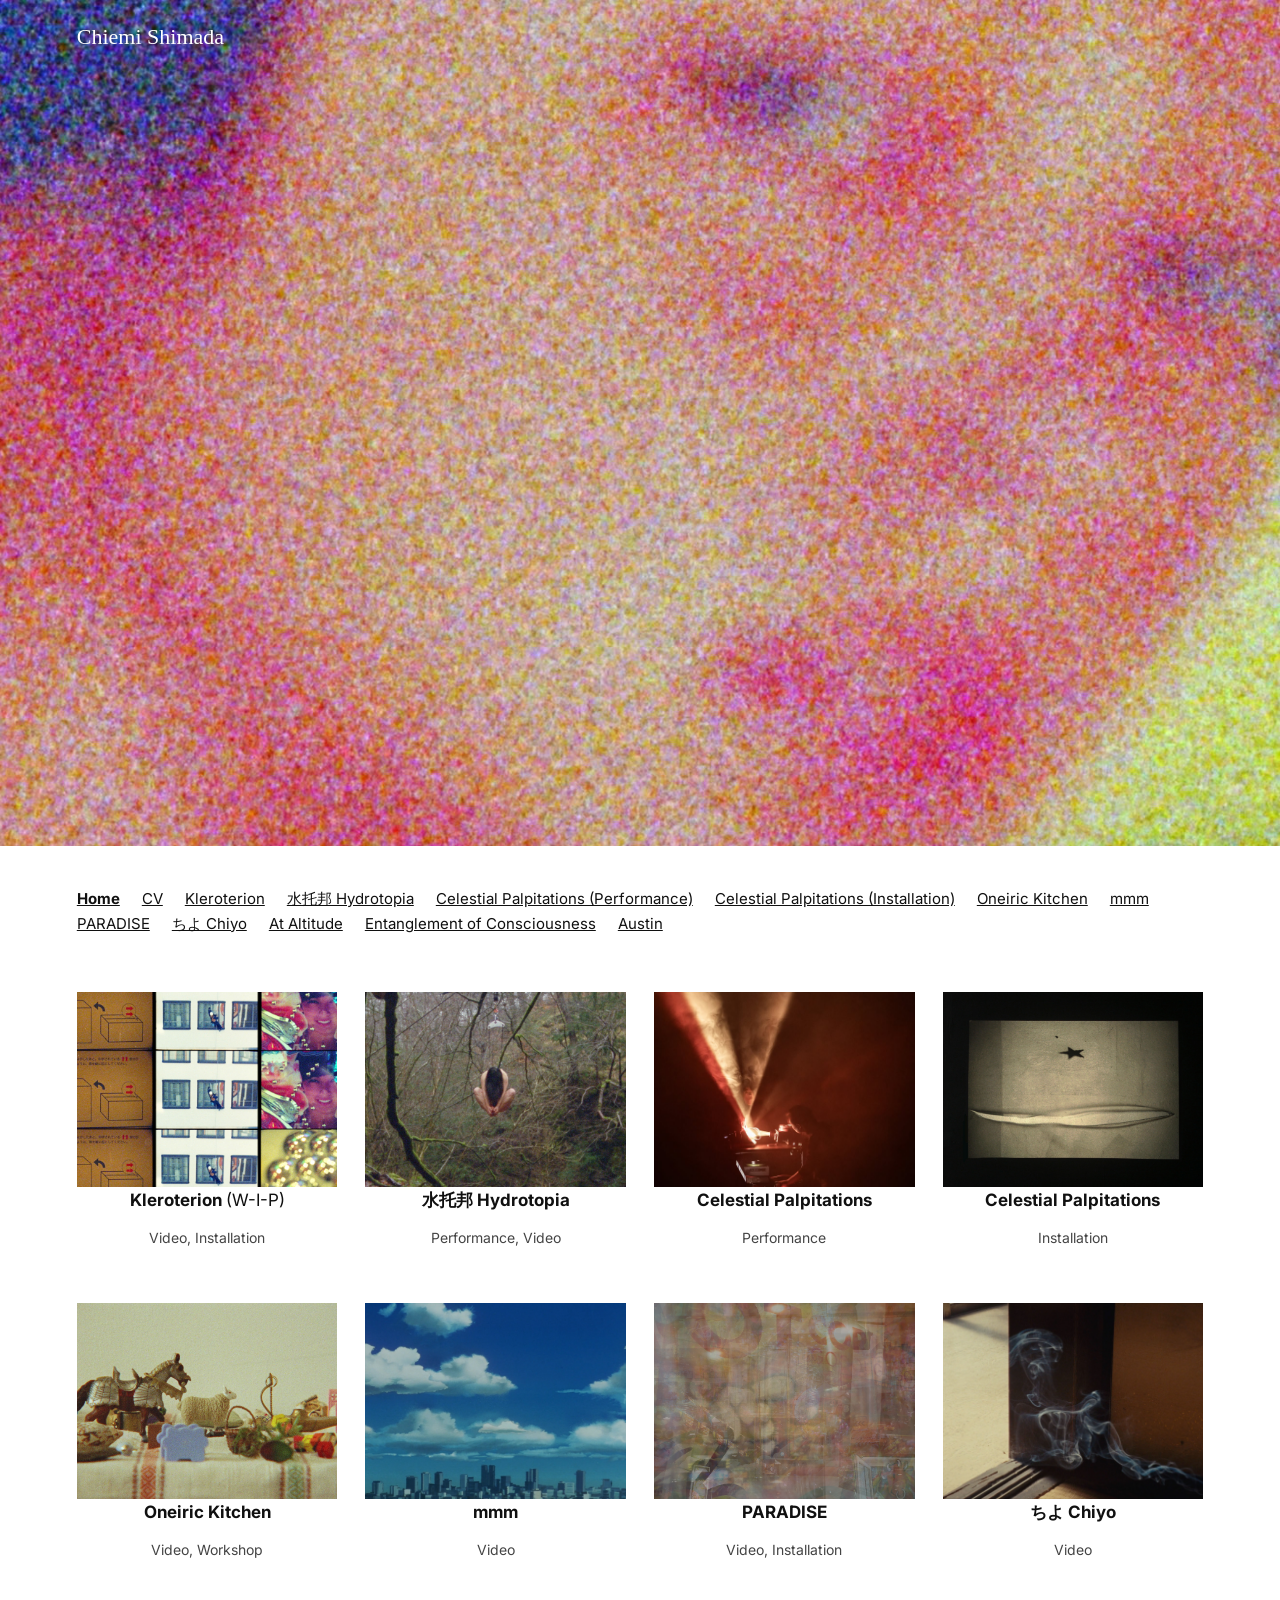
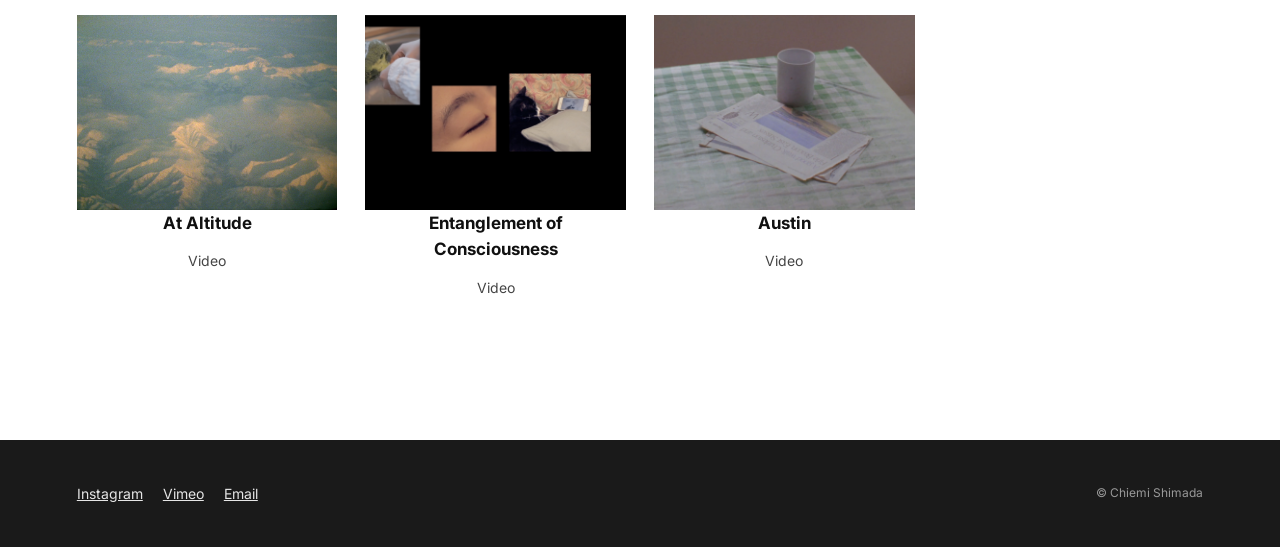
<file: index.html>
<!DOCTYPE html>
<html lang="en">
<head>
<meta charset="UTF-8">
<meta name="viewport" content="width=device-width, initial-scale=1.0">
<title>Chiemi Shimada</title>
<meta name="description" content="Chiemi Shimada is a London-based artist and filmmaker working across film, performance, installation and workshops.">
<link rel="stylesheet" href="css/style.css">
</head>
<body>
  <header class="site-header site-header--overlay" id="home-header">
    <div class="bar"><a class="mark" href="index.html" font="cabazon">Chiemi Shimada</a></div>
  </header>

<div class="hero-banner">
  <img src="images/banner.jpg" alt="">
  <a class="hero-name" href="index.html">Chiemi Shimada</a>
</div>

  <nav class="site-nav">
      <a href="index.html" class="is-active">Home</a>
      <a href="cv.html">CV</a>
      <a href="projects/kleroterion.html">Kleroterion</a>
      <a href="projects/hydrotopia.html">水托邦 Hydrotopia</a>
      <a href="projects/celestial-palpitations-performance.html">Celestial Palpitations (Performance)</a>
      <a href="projects/celestial-palpitations-installation.html">Celestial Palpitations (Installation)</a>
      <a href="projects/oneiric-kitchen.html">Oneiric Kitchen</a>
      <a href="projects/mmm.html">mmm</a>
      <a href="projects/paradise.html">PARADISE</a>
      <a href="projects/chiyo.html">ちよ Chiyo</a>
      <a href="projects/at-altitude.html">At Altitude</a>
      <a href="projects/entanglement-of-consciousness.html">Entanglement of Consciousness</a>
      <a href="projects/austin.html">Austin</a>
  </nav>

  <main>
    <div class="wrap">
      <div class="grid">

        <a class="card" href="projects/kleroterion.html">
          <div class="media-frame"><img src="images/kleroterion-01.jpg" alt="Still from Kleroterion"></div>
          <p class="title">Kleroterion <span class="sub">(W-I-P)</span></p>
          <p class="tags">Video, Installation</p>
        </a>

        <a class="card" href="projects/hydrotopia.html">
          <div class="media-frame"><img src="images/Hydrotopia_Still01.jpg" alt="Still from Hydrotopia"></div>
          <p class="title">水托邦 Hydrotopia</p>
          <p class="tags">Performance, Video</p>
        </a>

        <a class="card" href="projects/celestial-palpitations-performance.html">
          <div class="media-frame"><img src="images/Celestial_Palpitations_Performance_ACCA_01.jpg" alt="Celestial Palpitations"></div>
          <p class="title">Celestial Palpitations</p>
          <p class="tags">Performance</p>
        </a>

        <a class="card" href="projects/celestial-palpitations-installation.html">
          <div class="media-frame"><img src="images/Celestial-Palpitations_01.jpg" alt="Celestial Palpitations"></div>
          <p class="title">Celestial Palpitations</p>
          <p class="tags">Installation</p>
        </a>

        <a class="card" href="projects/oneiric-kitchen.html">
          <div class="media-frame"><img src="images/Oneiric_Kitchen_01.jpg" alt="Oneiric Kitchen"></div>
          <p class="title">Oneiric Kitchen</p>
          <p class="tags">Video, Workshop</p>
        </a>

        <a class="card" href="projects/mmm.html">
          <div class="media-frame"><img src="images/mmm_02.jpg" alt="mmm"></div>
          <p class="title">mmm</p>
          <p class="tags">Video</p>
        </a>

        <a class="card" href="projects/paradise.html">
          <div class="media-frame"><img src="images/PARADISE_02.jpg" alt="PARADISE"></div>
          <p class="title">PARADISE</p>
          <p class="tags">Video, Installation</p>
        </a>

        <a class="card" href="projects/chiyo.html">
          <div class="media-frame"><img src="images/Chiyo_04.jpg" alt="Chiyo"></div>
          <p class="title">ちよ Chiyo</p>
          <p class="tags">Video</p>
        </a>

        <a class="card" href="projects/at-altitude.html">
          <div class="media-frame"><img src="images/At_Altitude_02.jpg" alt="At Altitude"></div>
          <p class="title">At Altitude</p>
          <p class="tags">Video</p>
        </a>

        <a class="card" href="projects/entanglement-of-consciousness.html">
          <div class="media-frame"><img src="images/Entanglement_of_Consicousness.jpg" alt="Entanglement of Consciousness"></div>
          <p class="title">Entanglement of Consciousness</p>
          <p class="tags">Video</p>
        </a>

        <a class="card" href="projects/austin.html">
          <div class="media-frame"><img src="images/Austin_02.jpg" alt="Austin"></div>
          <p class="title">Austin</p>
          <p class="tags">Video</p>
        </a>

      </div>
    </div>
  </main>

  <footer class="site-footer">
    <div class="wrap">
      <div class="social">
        <a href="https://www.instagram.com/smdcem/" target="_blank" rel="noopener">Instagram</a>
        <a href="https://vimeo.com/chiemis" target="_blank" rel="noopener">Vimeo</a>
        <a href="mailto:chi00shi00@gmail.com">Email</a>
      </div>
      <p class="copy">&copy; Chiemi Shimada</p>
    </div>
  </footer>
  <script>
    // Home page only: the header starts transparent (floating over the
    // banner image) and solidifies to the dark bar once the page scrolls.
    (function () {
      var header = document.getElementById('home-header');
      if (!header) return;
      var threshold = 80; // px scrolled before the bar turns solid
      function onScroll() {
        header.classList.toggle('is-scrolled', window.scrollY > threshold);
      }
      window.addEventListener('scroll', onScroll, { passive: true });
      onScroll();
    })();
  </script>
</body>
</html>
</file>
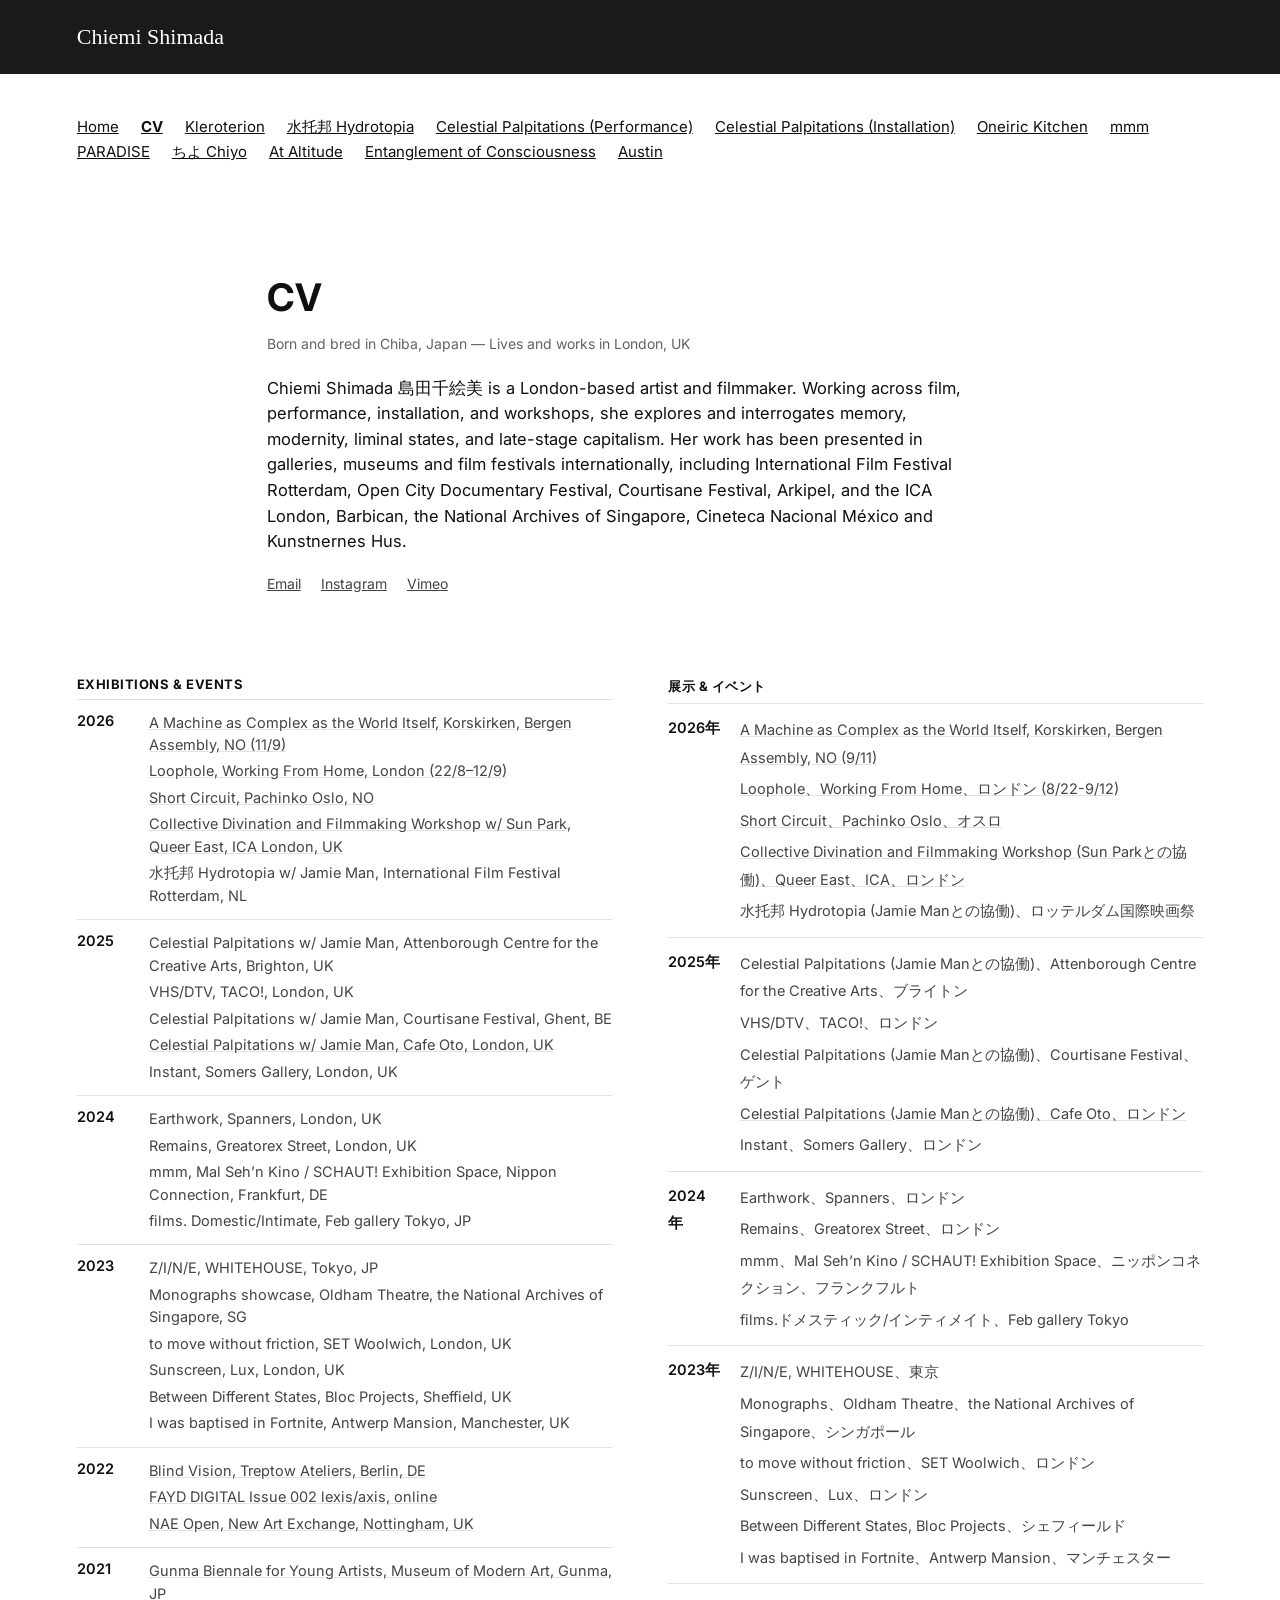
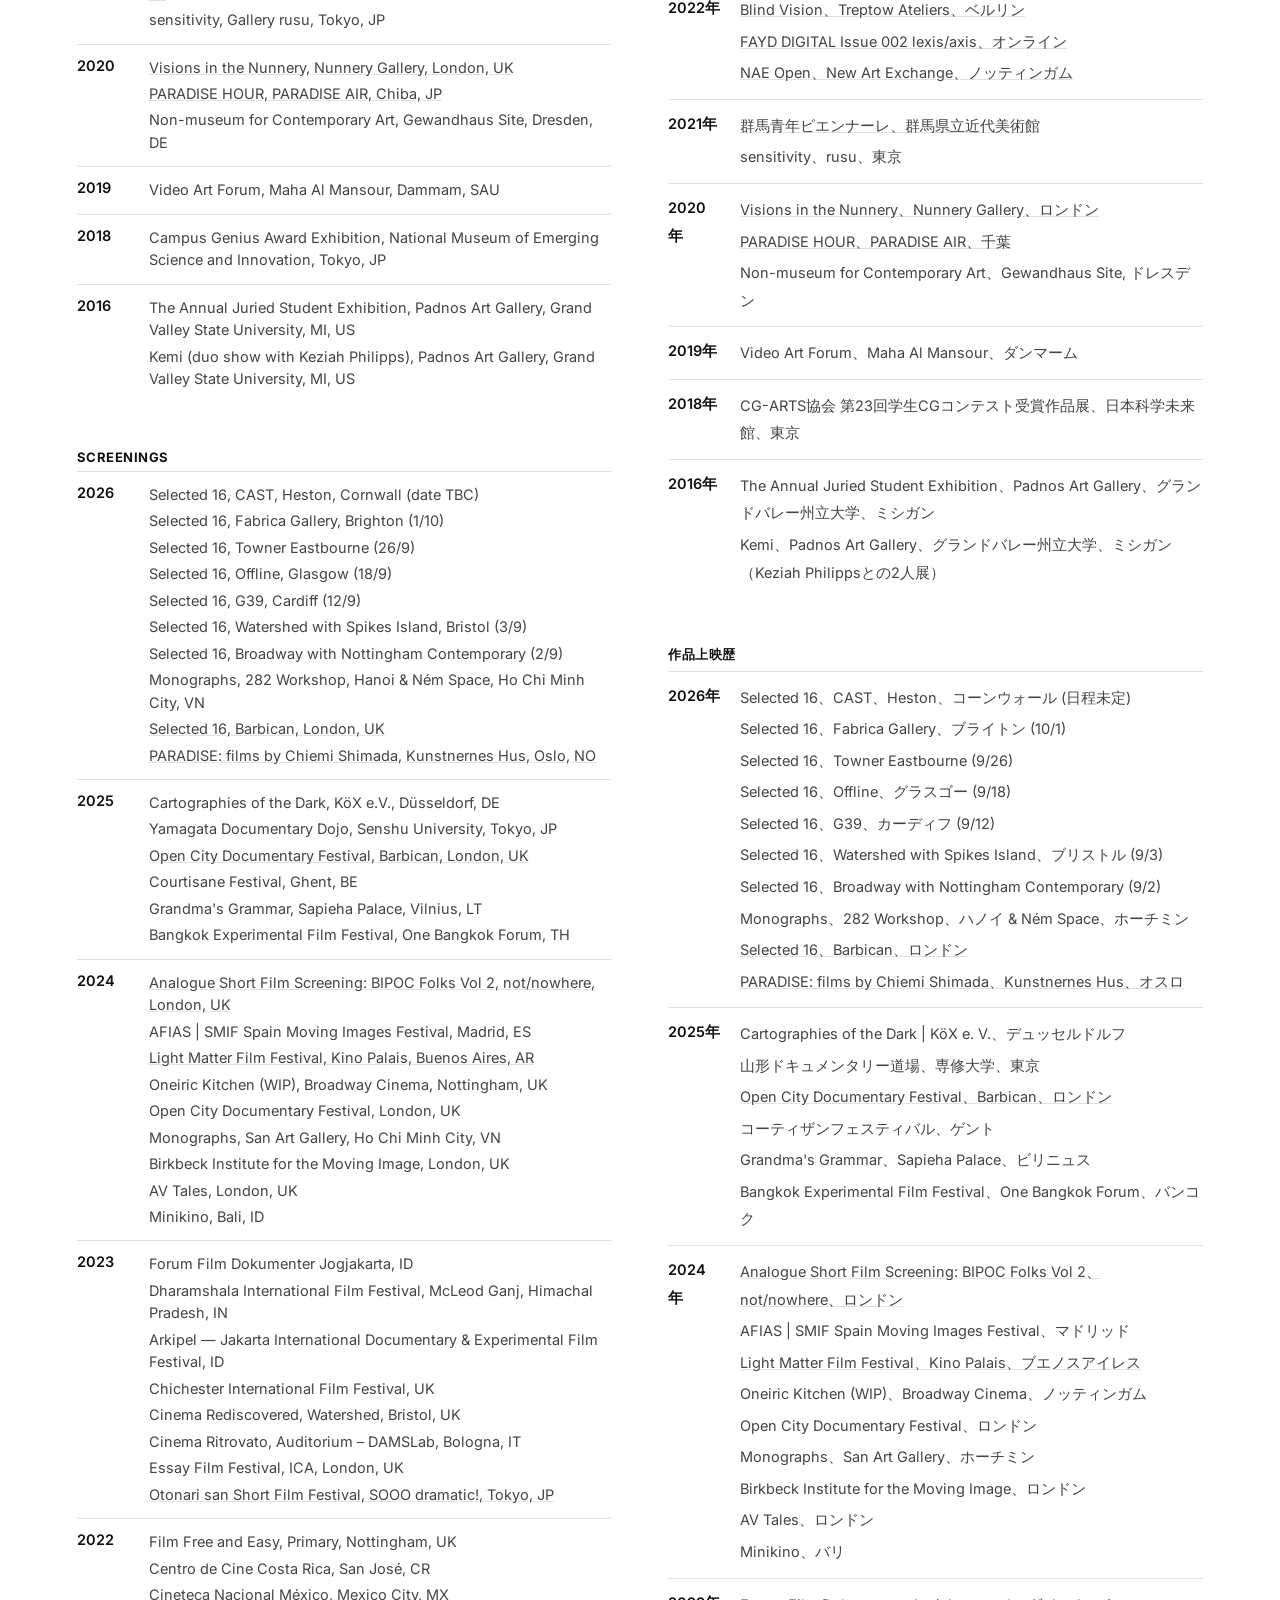
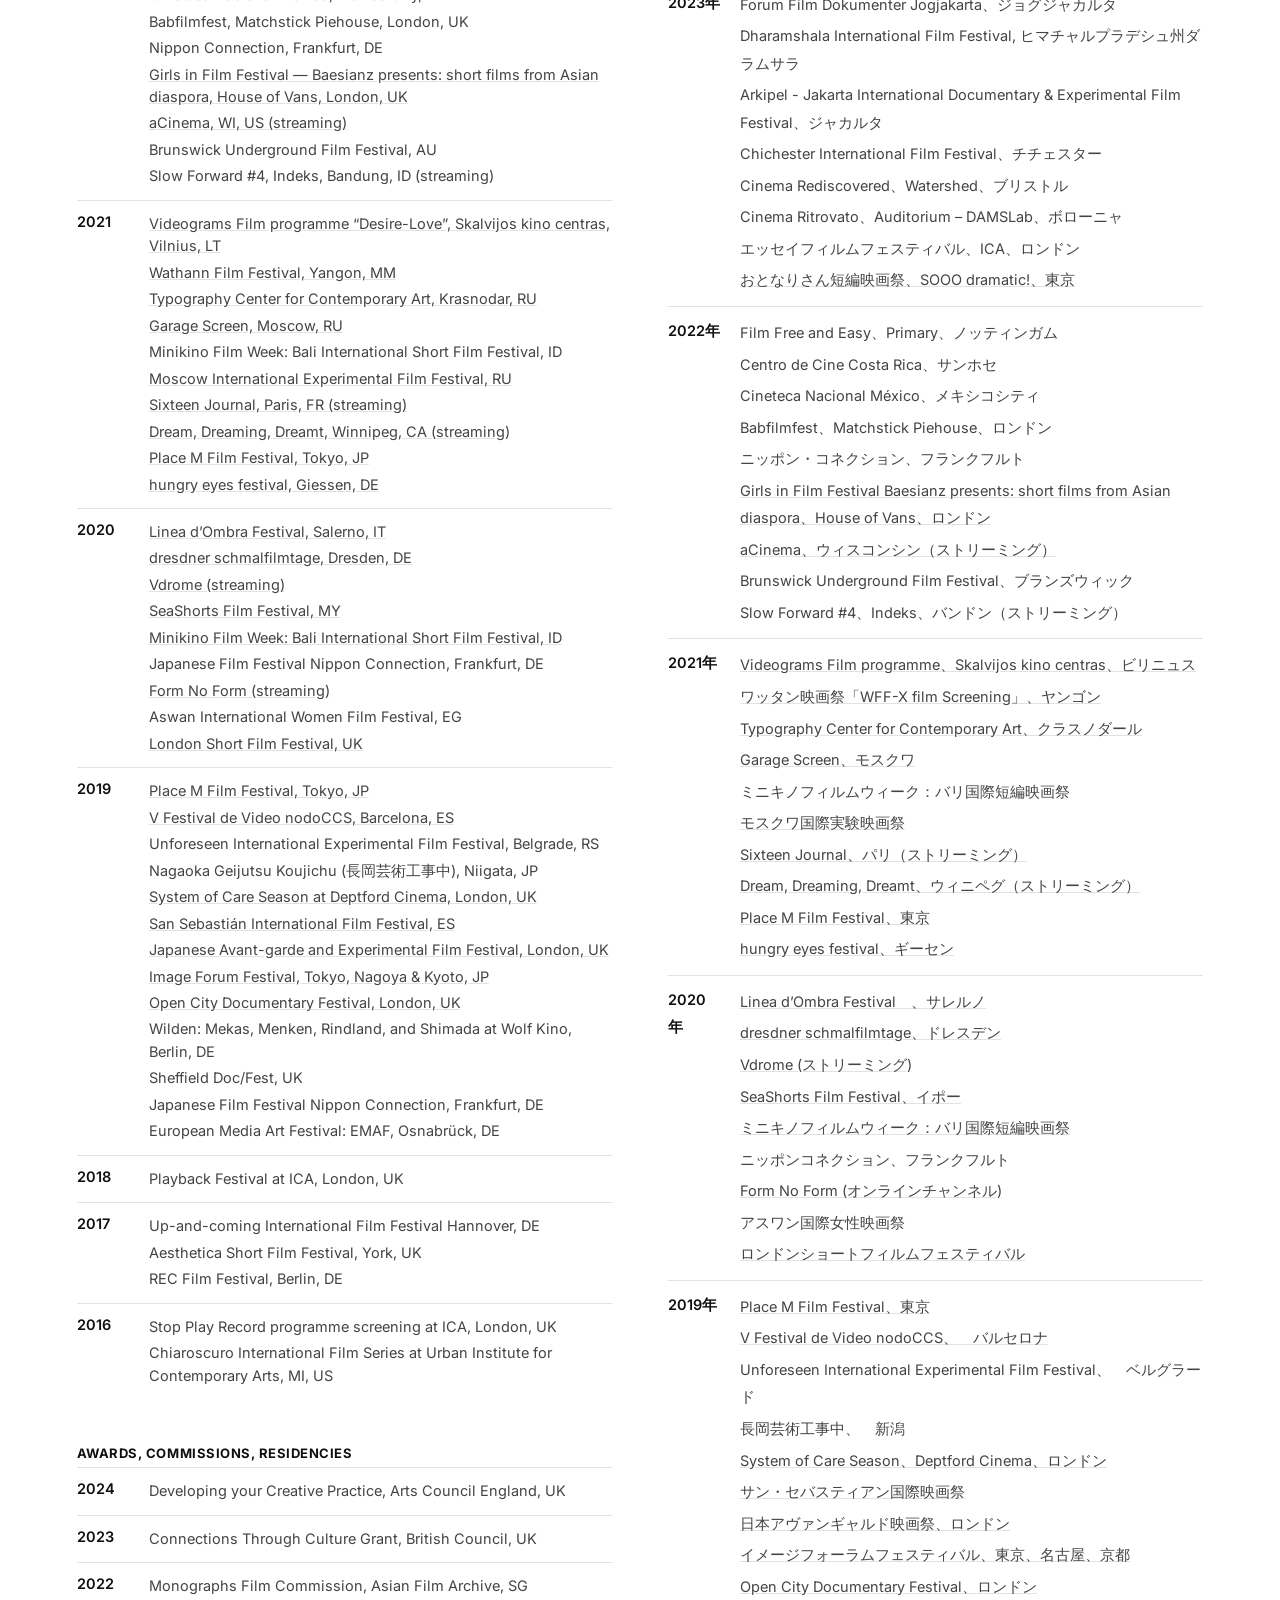
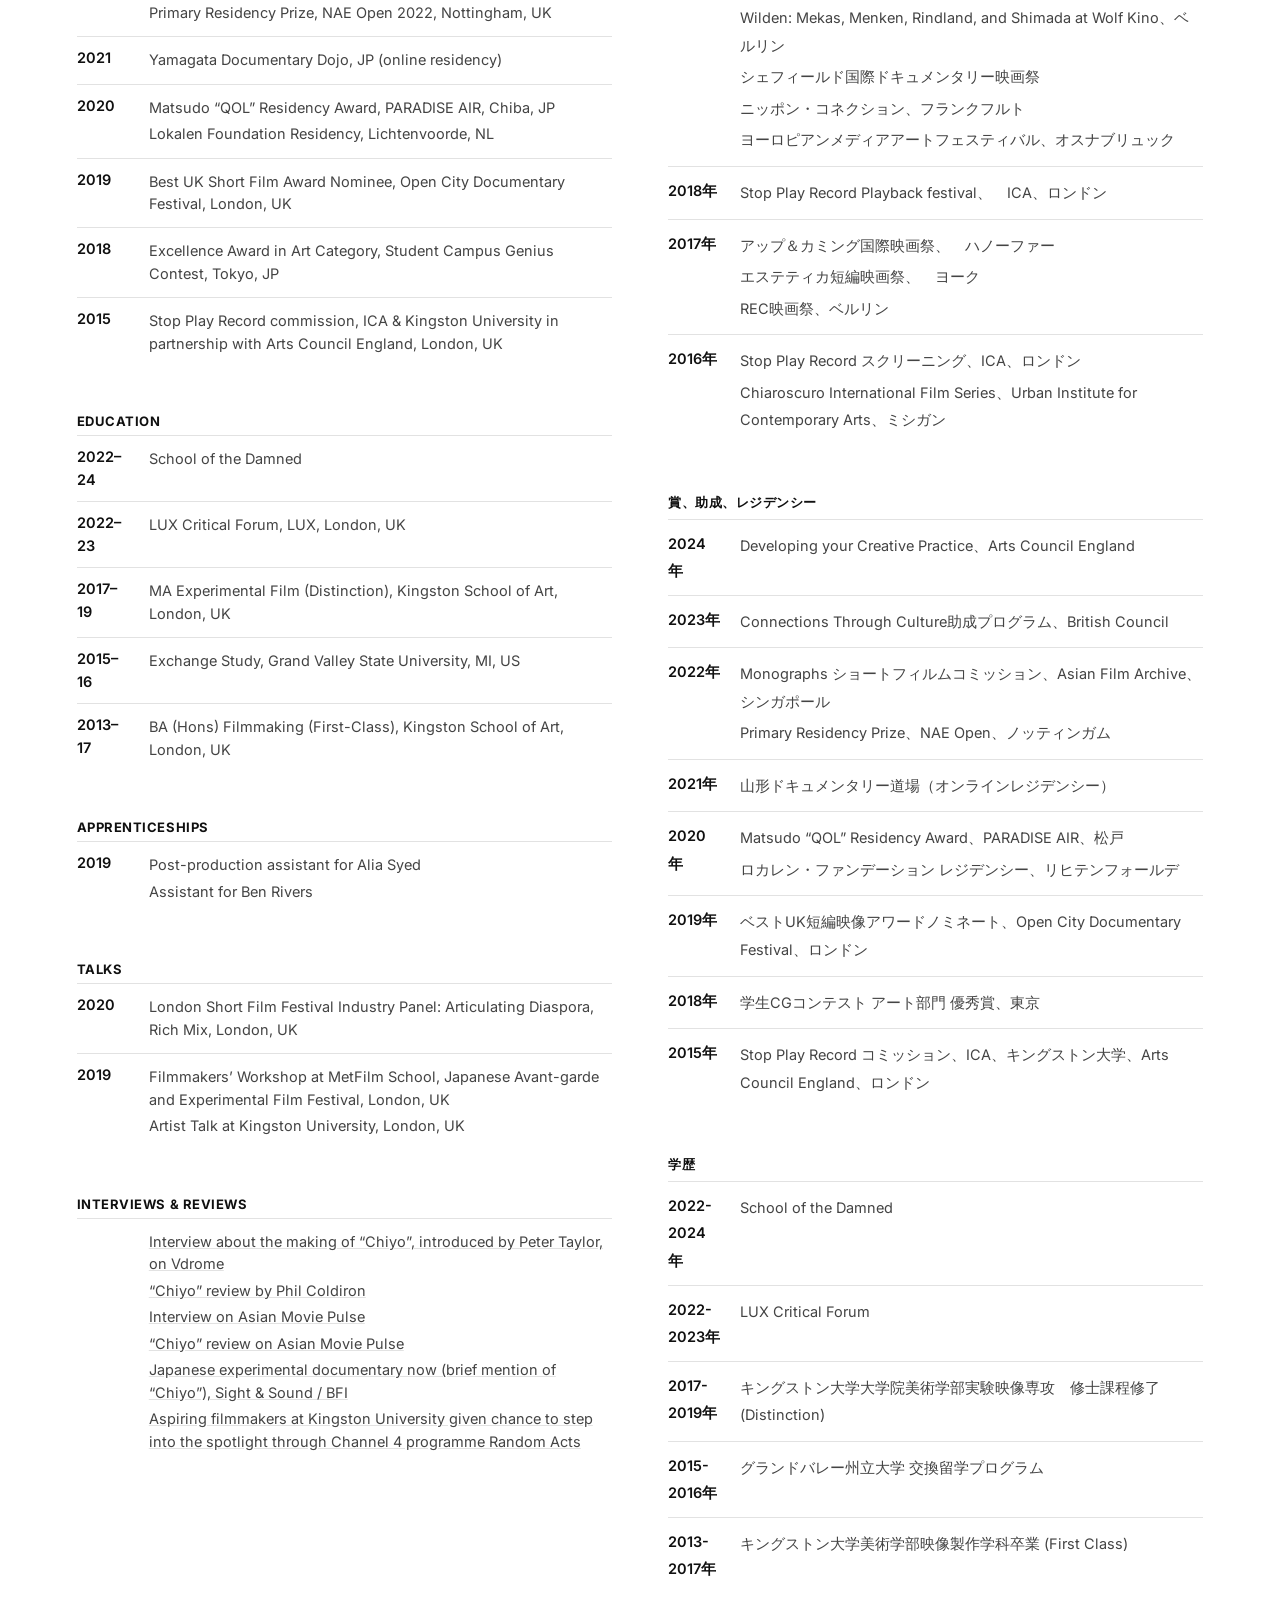
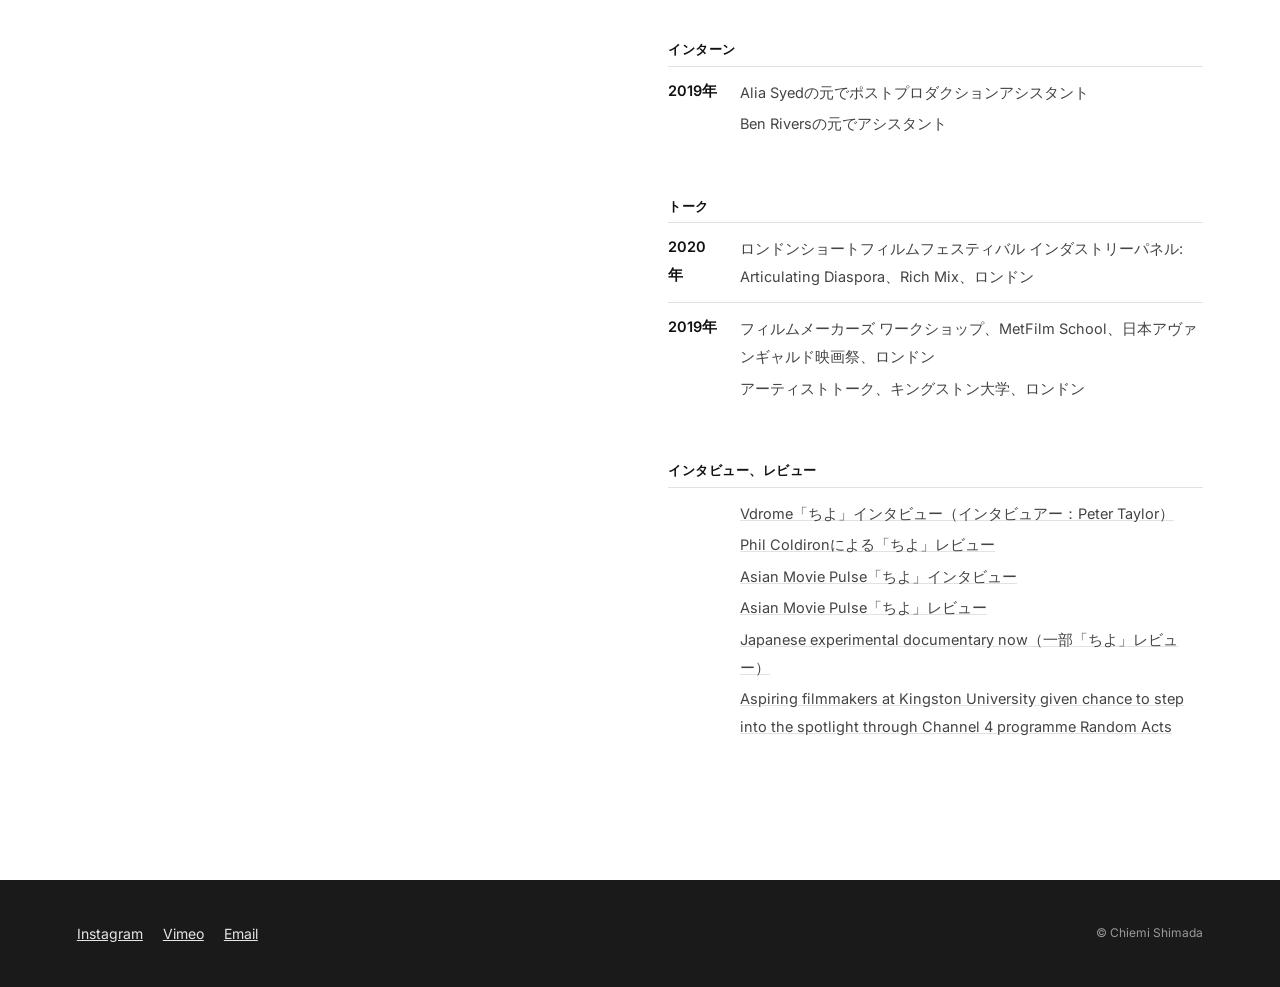
<file: cv.html>
<!DOCTYPE html>
<html lang="en">
<head>
<meta charset="UTF-8">
<meta name="viewport" content="width=device-width, initial-scale=1.0">
<title>CV — Chiemi Shimada</title>
<meta name="description" content="Exhibitions, screenings, awards, education and press for artist and filmmaker Chiemi Shimada.">
<link rel="stylesheet" href="css/style.css">
</head>
<body>
  <header class="site-header">
    <div class="bar"><a class="mark" href="index.html">Chiemi Shimada</a></div>
  </header>
  <nav class="site-nav">
      <a href="index.html">Home</a>
      <a href="cv.html" class="is-active">CV</a>
      <a href="projects/kleroterion.html">Kleroterion</a>
      <a href="projects/hydrotopia.html">水托邦 Hydrotopia</a>
      <a href="projects/celestial-palpitations-performance.html">Celestial Palpitations (Performance)</a>
      <a href="projects/celestial-palpitations-installation.html">Celestial Palpitations (Installation)</a>
      <a href="projects/oneiric-kitchen.html">Oneiric Kitchen</a>
      <a href="projects/mmm.html">mmm</a>
      <a href="projects/paradise.html">PARADISE</a>
      <a href="projects/chiyo.html">ちよ Chiyo</a>
      <a href="projects/at-altitude.html">At Altitude</a>
      <a href="projects/entanglement-of-consciousness.html">Entanglement of Consciousness</a>
      <a href="projects/austin.html">Austin</a>
  </nav>

  <main>
    <div class="cv-head wrap">
      <h1>CV</h1>
      <p class="place">Born and bred in Chiba, Japan — Lives and works in London, UK</p>
      <p class="bio">Chiemi Shimada 島田千絵美 is a London-based artist and filmmaker. Working across film, performance, installation, and workshops, she explores and interrogates memory, modernity, liminal states, and late-stage capitalism. Her work has been presented in galleries, museums and film festivals internationally, including International Film Festival Rotterdam, Open City Documentary Festival, Courtisane Festival, Arkipel, and the ICA London, Barbican, the National Archives of Singapore, Cineteca Nacional México and Kunstnernes Hus.</p>
      <div class="contact">
        <a href="mailto:chi00shi00@gmail.com" target="_blank" rel="noopener">Email</a>
        <a href="https://www.instagram.com/smdcem/" target="_blank" rel="noopener">Instagram</a>
        <a href="http://vimeo.com/user15324621" target="_blank" rel="noopener">Vimeo</a>
      </div>
    </div>

    <div class="cv-columns wrap">
    <div class="cv-col" lang="en">
      <div class="cv-section"><h2>Exhibitions & Events</h2><div class="history-list">
          <div class="history-year">
            <div class="y">2026</div>
            <ul>
              <li><a href="https://bergen-assembly.hoopla.no/event/811809799" target="_blank" rel="noopener">A Machine as Complex as the World Itself, Korskirken, Bergen Assembly, NO (11/9)</a></li>
              <li><a href="https://wfh-project.com/" target="_blank" rel="noopener">Loophole, Working From Home, London (22/8–12/9)</a></li>
              <li><a href="https://www.pachinko.no/future" target="_blank" rel="noopener">Short Circuit, Pachinko Oslo, NO</a></li>
              <li><a href="https://queereast.org.uk/" target="_blank" rel="noopener">Collective Divination and Filmmaking Workshop w/ Sun Park, Queer East, ICA London, UK</a></li>
              <li>水托邦 Hydrotopia w/ Jamie Man, International Film Festival Rotterdam, NL</li>
            </ul>
          </div>
          <div class="history-year">
            <div class="y">2025</div>
            <ul>
              <li>Celestial Palpitations w/ Jamie Man, Attenborough Centre for the Creative Arts, Brighton, UK</li>
              <li>VHS/DTV, TACO!, London, UK</li>
              <li>Celestial Palpitations w/ Jamie Man, Courtisane Festival, Ghent, BE</li>
              <li><a href="https://www.cafeoto.co.uk/events/morgan-quaintance-available-light/" target="_blank" rel="noopener">Celestial Palpitations w/ Jamie Man, Cafe Oto, London, UK</a></li>
              <li>Instant, Somers Gallery, London, UK</li>
            </ul>
          </div>
          <div class="history-year">
            <div class="y">2024</div>
            <ul>
              <li>Earthwork, Spanners, London, UK</li>
              <li>Remains, Greatorex Street, London, UK</li>
              <li>mmm, Mal Seh’n Kino / SCHAUT! Exhibition Space, Nippon Connection, Frankfurt, DE</li>
              <li>films. Domestic/Intimate, Feb gallery Tokyo, JP</li>
            </ul>
          </div>
          <div class="history-year">
            <div class="y">2023</div>
            <ul>
              <li>Z/I/N/E, WHITEHOUSE, Tokyo, JP</li>
              <li>Monographs showcase, Oldham Theatre, the National Archives of Singapore, SG</li>
              <li>to move without friction, SET Woolwich, London, UK</li>
              <li>Sunscreen, Lux, London, UK</li>
              <li>Between Different States, Bloc Projects, Sheffield, UK</li>
              <li>I was baptised in Fortnite, Antwerp Mansion, Manchester, UK</li>
            </ul>
          </div>
          <div class="history-year">
            <div class="y">2022</div>
            <ul>
              <li><a href="https://maikschierloh.de/art-events/blind-vision/" target="_blank" rel="noopener">Blind Vision, Treptow Ateliers, Berlin, DE</a></li>
              <li><a href="https://fayddigital.com/Issue-002-Lexis-Axis" target="_blank" rel="noopener">FAYD DIGITAL Issue 002 lexis/axis, online</a></li>
              <li><a href="http://www.nae.org.uk/exhibition/nae-open-2022/191" target="_blank" rel="noopener">NAE Open, New Art Exchange, Nottingham, UK</a></li>
            </ul>
          </div>
          <div class="history-year">
            <div class="y">2021</div>
            <ul>
              <li><a href="http://mmag.pref.gunma.jp/exhibition/next.htm#biennale" target="_blank" rel="noopener">Gunma Biennale for Young Artists, Museum of Modern Art, Gunma, JP</a></li>
              <li>sensitivity, Gallery rusu, Tokyo, JP</li>
            </ul>
          </div>
          <div class="history-year">
            <div class="y">2020</div>
            <ul>
              <li><a href="https://bowarts.org/nunnery/visions-p3-benedict-drew-2020" target="_blank" rel="noopener">Visions in the Nunnery, Nunnery Gallery, London, UK</a></li>
              <li><a href="https://www.paradiseair.info/en/news/2020/11/14/14222" target="_blank" rel="noopener">PARADISE HOUR, PARADISE AIR, Chiba, JP</a></li>
              <li>Non-museum for Contemporary Art, Gewandhaus Site, Dresden, DE</li>
            </ul>
          </div>
          <div class="history-year">
            <div class="y">2019</div>
            <ul>
              <li>Video Art Forum, Maha Al Mansour, Dammam, SAU</li>
            </ul>
          </div>
          <div class="history-year">
            <div class="y">2018</div>
            <ul>
              <li>Campus Genius Award Exhibition, National Museum of Emerging Science and Innovation, Tokyo, JP</li>
            </ul>
          </div>
          <div class="history-year">
            <div class="y">2016</div>
            <ul>
              <li>The Annual Juried Student Exhibition, Padnos Art Gallery, Grand Valley State University, MI, US</li>
              <li>Kemi (duo show with Keziah Philipps), Padnos Art Gallery, Grand Valley State University, MI, US</li>
            </ul>
          </div>
      </div></div>
      <div class="cv-section"><h2>Screenings</h2><div class="history-list">
          <div class="history-year">
            <div class="y">2026</div>
            <ul>
              <li>Selected 16, CAST, Heston, Cornwall (date TBC)</li>
              <li>Selected 16, Fabrica Gallery, Brighton (1/10)</li>
              <li>Selected 16, Towner Eastbourne (26/9)</li>
              <li>Selected 16, Offline, Glasgow (18/9)</li>
              <li>Selected 16, G39, Cardiff (12/9)</li>
              <li>Selected 16, Watershed with Spikes Island, Bristol (3/9)</li>
              <li>Selected 16, Broadway with Nottingham Contemporary (2/9)</li>
              <li>Monographs, 282 Workshop, Hanoi & Ném Space, Ho Chi Minh City, VN</li>
              <li><a href="https://www.barbican.org.uk/whats-on/2026/event/experiments-in-film-selected-16" target="_blank" rel="noopener">Selected 16, Barbican, London, UK</a></li>
              <li><a href="https://kunstnerneshus.no/en/program/cinema/paradise" target="_blank" rel="noopener">PARADISE: films by Chiemi Shimada, Kunstnernes Hus, Oslo, NO</a></li>
            </ul>
          </div>
          <div class="history-year">
            <div class="y">2025</div>
            <ul>
              <li>Cartographies of the Dark, KöX e.V., Düsseldorf, DE</li>
              <li>Yamagata Documentary Dojo, Senshu University, Tokyo, JP</li>
              <li><a href="https://opencitylondon.com/events/combined-programme-available-light/" target="_blank" rel="noopener">Open City Documentary Festival, Barbican, London, UK</a></li>
              <li>Courtisane Festival, Ghent, BE</li>
              <li>Grandma's Grammar, Sapieha Palace, Vilnius, LT</li>
              <li>Bangkok Experimental Film Festival, One Bangkok Forum, TH</li>
            </ul>
          </div>
          <div class="history-year">
            <div class="y">2024</div>
            <ul>
              <li><a href="https://www.not-nowhere.org/on/analogue-short-film-screening-bipoc-folks-vol-2" target="_blank" rel="noopener">Analogue Short Film Screening: BIPOC Folks Vol 2, not/nowhere, London, UK</a></li>
              <li>AFIAS | SMIF Spain Moving Images Festival, Madrid, ES</li>
              <li><a href="https://www.lightmatterfilmfestival.com/copy-of-program-4-1" target="_blank" rel="noopener">Light Matter Film Festival, Kino Palais, Buenos Aires, AR</a></li>
              <li>Oneiric Kitchen (WIP), Broadway Cinema, Nottingham, UK</li>
              <li>Open City Documentary Festival, London, UK</li>
              <li>Monographs, San Art Gallery, Ho Chi Minh City, VN</li>
              <li>Birkbeck Institute for the Moving Image, London, UK</li>
              <li>AV Tales, London, UK</li>
              <li>Minikino, Bali, ID</li>
            </ul>
          </div>
          <div class="history-year">
            <div class="y">2023</div>
            <ul>
              <li>Forum Film Dokumenter Jogjakarta, ID</li>
              <li>Dharamshala International Film Festival, McLeod Ganj, Himachal Pradesh, IN</li>
              <li>Arkipel — Jakarta International Documentary & Experimental Film Festival, ID</li>
              <li>Chichester International Film Festival, UK</li>
              <li>Cinema Rediscovered, Watershed, Bristol, UK</li>
              <li>Cinema Ritrovato, Auditorium – DAMSLab, Bologna, IT</li>
              <li>Essay Film Festival, ICA, London, UK</li>
              <li><a href="https://otonarisan.peatix.com/?fbclid=IwAR1TkG9Bb4dDhdPk7-cpyo-Xe5R33VONcHqYl4LyAyeh44SWCRNu0z6WmEQ" target="_blank" rel="noopener">Otonari san Short Film Festival, SOOO dramatic!, Tokyo, JP</a></li>
            </ul>
          </div>
          <div class="history-year">
            <div class="y">2022</div>
            <ul>
              <li>Film Free and Easy, Primary, Nottingham, UK</li>
              <li>Centro de Cine Costa Rica, San José, CR</li>
              <li>Cineteca Nacional México, Mexico City, MX</li>
              <li>Babfilmfest, Matchstick Piehouse, London, UK</li>
              <li>Nippon Connection, Frankfurt, DE</li>
              <li><a href="https://www.eventbrite.co.uk/e/girls-in-film-festival-giff-sunday-tickets-326190443397" target="_blank" rel="noopener">Girls in Film Festival — Baesianz presents: short films from Asian diaspora, House of Vans, London, UK</a></li>
              <li><a href="https://www.acinema.space/archive/kirisame" target="_blank" rel="noopener">aCinema, WI, US (streaming)</a></li>
              <li>Brunswick Underground Film Festival, AU</li>
              <li>Slow Forward #4, Indeks, Bandung, ID (streaming)</li>
            </ul>
          </div>
          <div class="history-year">
            <div class="y">2021</div>
            <ul>
              <li><a href="https://skalvija.lt/filmas/filmu-programa-troskimas-meile/?show=215793" target="_blank" rel="noopener">Videograms Film programme “Desire-Love”, Skalvijos kino centras, Vilnius, LT</a></li>
              <li><a href="https://wffcinema.com/category_movies/61ae12ed925ae66dfe0e3095/movies" target="_blank" rel="noopener">Wathann Film Festival, Yangon, MM</a></li>
              <li><a href="http://typography-online.ru/2021/09/14/mieff-2/" target="_blank" rel="noopener">Typography Center for Contemporary Art, Krasnodar, RU</a></li>
              <li><a href="https://garagemca.org/en/event/special-screening-of-the-6th-moscow-international-experimental-film-festival-mieff-and-image-forum" target="_blank" rel="noopener">Garage Screen, Moscow, RU</a></li>
              <li>Minikino Film Week: Bali International Short Film Festival, ID</li>
              <li><a href="https://mieff.com/program/crossroads_2021" target="_blank" rel="noopener">Moscow International Experimental Film Festival, RU</a></li>
              <li><a href="https://www.sixteenjournal.com/films/chiyo-by-chiemi-shimada/" target="_blank" rel="noopener">Sixteen Journal, Paris, FR (streaming)</a></li>
              <li><a href="https://www.winnipegfilmgroup.com/event/cabin-fever-dream-dreaming-dreamt-experimental-films-for-teens/" target="_blank" rel="noopener">Dream, Dreaming, Dreamt, Winnipeg, CA (streaming)</a></li>
              <li><a href="https://www.placemfilmfestival.tokyo/place-m-shorts" target="_blank" rel="noopener">Place M Film Festival, Tokyo, JP</a></li>
              <li><a href="https://hungryeyesfestival.de/das-festival" target="_blank" rel="noopener">hungry eyes festival, Giessen, DE</a></li>
            </ul>
          </div>
          <div class="history-year">
            <div class="y">2020</div>
            <ul>
              <li><a href="https://www.lineadombrafestival.it/lineadoc-film-in-concorso/" target="_blank" rel="noopener">Linea d’Ombra Festival, Salerno, IT</a></li>
              <li><a href="https://schmalfilmtage.de/en/program/" target="_blank" rel="noopener">dresdner schmalfilmtage, Dresden, DE</a></li>
              <li><a href="http://www.vdrome.org/chiemi-shimada/" target="_blank" rel="noopener">Vdrome (streaming)</a></li>
              <li><a href="https://seashorts.org/special-programme-space-in-between/" target="_blank" rel="noopener">SeaShorts Film Festival, MY</a></li>
              <li><a href="https://minikino.org/filmweek/mfw6/2020iff/" target="_blank" rel="noopener">Minikino Film Week: Bali International Short Film Festival, ID</a></li>
              <li>Japanese Film Festival Nippon Connection, Frankfurt, DE</li>
              <li><a href="https://www.formnoform.com/" target="_blank" rel="noopener">Form No Form (streaming)</a></li>
              <li>Aswan International Women Film Festival, EG</li>
              <li><a href="https://shortfilms.org.uk/lsff2020/events/2020-01-14-documentary-the-measure-of-a-moment" target="_blank" rel="noopener">London Short Film Festival, UK</a></li>
            </ul>
          </div>
          <div class="history-year">
            <div class="y">2019</div>
            <ul>
              <li><a href="https://film.placem.com/events/PlaceM_FilmFestival_2019.pdf" target="_blank" rel="noopener">Place M Film Festival, Tokyo, JP</a></li>
              <li><a href="https://mailchi.mp/e4a33b56c5ea/v_festival_video_nodoccs" target="_blank" rel="noopener">V Festival de Video nodoCCS, Barcelona, ES</a></li>
              <li>Unforeseen International Experimental Film Festival, Belgrade, RS</li>
              <li>Nagaoka Geijutsu Koujichu (長岡芸術工事中), Niigata, JP</li>
              <li><a href="http://deptfordcinema.org/new-events/americastollwhiteside2018" target="_blank" rel="noopener">System of Care Season at Deptford Cinema, London, UK</a></li>
              <li><a href="https://www.sansebastianfestival.com/2019/sections_and_films/nest_film_students/8/in" target="_blank" rel="noopener">San Sebastián International Film Festival, ES</a></li>
              <li><a href="https://www.closeupfilmcentre.com/film_programmes/2019/jaeff-nation" target="_blank" rel="noopener">Japanese Avant-garde and Experimental Film Festival, London, UK</a></li>
              <li><a href="http://www.imageforumfestival.com/bosyu2019/en.html" target="_blank" rel="noopener">Image Forum Festival, Tokyo, Nagoya & Kyoto, JP</a></li>
              <li><a href="https://opencitylondon.com/events/shorts-i-have-seen-nothing-i-have-seen-all/" target="_blank" rel="noopener">Open City Documentary Festival, London, UK</a></li>
              <li>Wilden: Mekas, Menken, Rindland, and Shimada at Wolf Kino, Berlin, DE</li>
              <li>Sheffield Doc/Fest, UK</li>
              <li>Japanese Film Festival Nippon Connection, Frankfurt, DE</li>
              <li>European Media Art Festival: EMAF, Osnabrück, DE</li>
            </ul>
          </div>
          <div class="history-year">
            <div class="y">2018</div>
            <ul>
              <li>Playback Festival at ICA, London, UK</li>
            </ul>
          </div>
          <div class="history-year">
            <div class="y">2017</div>
            <ul>
              <li>Up-and-coming International Film Festival Hannover, DE</li>
              <li>Aesthetica Short Film Festival, York, UK</li>
              <li>REC Film Festival, Berlin, DE</li>
            </ul>
          </div>
          <div class="history-year">
            <div class="y">2016</div>
            <ul>
              <li>Stop Play Record programme screening at ICA, London, UK</li>
              <li>Chiaroscuro International Film Series at Urban Institute for Contemporary Arts, MI, US</li>
            </ul>
          </div>
      </div></div>
      <div class="cv-section"><h2>Awards, Commissions, Residencies</h2><div class="history-list">
          <div class="history-year">
            <div class="y">2024</div>
            <ul>
              <li>Developing your Creative Practice, Arts Council England, UK</li>
            </ul>
          </div>
          <div class="history-year">
            <div class="y">2023</div>
            <ul>
              <li>Connections Through Culture Grant, British Council, UK</li>
            </ul>
          </div>
          <div class="history-year">
            <div class="y">2022</div>
            <ul>
              <li>Monographs Film Commission, Asian Film Archive, SG</li>
              <li>Primary Residency Prize, NAE Open 2022, Nottingham, UK</li>
            </ul>
          </div>
          <div class="history-year">
            <div class="y">2021</div>
            <ul>
              <li>Yamagata Documentary Dojo, JP (online residency)</li>
            </ul>
          </div>
          <div class="history-year">
            <div class="y">2020</div>
            <ul>
              <li>Matsudo “QOL” Residency Award, PARADISE AIR, Chiba, JP</li>
              <li>Lokalen Foundation Residency, Lichtenvoorde, NL</li>
            </ul>
          </div>
          <div class="history-year">
            <div class="y">2019</div>
            <ul>
              <li>Best UK Short Film Award Nominee, Open City Documentary Festival, London, UK</li>
            </ul>
          </div>
          <div class="history-year">
            <div class="y">2018</div>
            <ul>
              <li>Excellence Award in Art Category, Student Campus Genius Contest, Tokyo, JP</li>
            </ul>
          </div>
          <div class="history-year">
            <div class="y">2015</div>
            <ul>
              <li>Stop Play Record commission, ICA & Kingston University in partnership with Arts Council England, London, UK</li>
            </ul>
          </div>
      </div></div>
      <div class="cv-section"><h2>Education</h2><div class="history-list">
          <div class="history-year">
            <div class="y">2022–24</div>
            <ul>
              <li>School of the Damned</li>
            </ul>
          </div>
          <div class="history-year">
            <div class="y">2022–23</div>
            <ul>
              <li>LUX Critical Forum, LUX, London, UK</li>
            </ul>
          </div>
          <div class="history-year">
            <div class="y">2017–19</div>
            <ul>
              <li>MA Experimental Film (Distinction), Kingston School of Art, London, UK</li>
            </ul>
          </div>
          <div class="history-year">
            <div class="y">2015–16</div>
            <ul>
              <li>Exchange Study, Grand Valley State University, MI, US</li>
            </ul>
          </div>
          <div class="history-year">
            <div class="y">2013–17</div>
            <ul>
              <li>BA (Hons) Filmmaking (First-Class), Kingston School of Art, London, UK</li>
            </ul>
          </div>
      </div></div>
      <div class="cv-section"><h2>Apprenticeships</h2><div class="history-list">
          <div class="history-year">
            <div class="y">2019</div>
            <ul>
              <li>Post-production assistant for Alia Syed</li>
              <li>Assistant for Ben Rivers</li>
            </ul>
          </div>
      </div></div>
      <div class="cv-section"><h2>Talks</h2><div class="history-list">
          <div class="history-year">
            <div class="y">2020</div>
            <ul>
              <li>London Short Film Festival Industry Panel: Articulating Diaspora, Rich Mix, London, UK</li>
            </ul>
          </div>
          <div class="history-year">
            <div class="y">2019</div>
            <ul>
              <li>Filmmakers’ Workshop at MetFilm School, Japanese Avant-garde and Experimental Film Festival, London, UK</li>
              <li>Artist Talk at Kingston University, London, UK</li>
            </ul>
          </div>
      </div></div>
      <div class="cv-section" style="margin-bottom:0;"><h2>Interviews & Reviews</h2><div class="history-list">
        <div class="history-year">
          <div class="y">&nbsp;</div>
          <ul>
            <li><a href="https://www.vdrome.org/chiemi-shimada" target="_blank" rel="noopener">Interview about the making of “Chiyo”, introduced by Peter Taylor, on Vdrome</a></li>
            <li><a href="https://philcoldiron.substack.com/p/chiyo?s=r" target="_blank" rel="noopener">“Chiyo” review by Phil Coldiron</a></li>
            <li><a href="https://asianmoviepulse.com/2019/10/interview-with-chiemi-shimada-i-think-the-borders-between-cinema-and-video-art-are-getting-blurred/" target="_blank" rel="noopener">Interview on Asian Movie Pulse</a></li>
            <li><a href="https://asianmoviepulse.com/2020/03/short-film-review-chiyo-2019-by-chiemi-shimada/" target="_blank" rel="noopener">“Chiyo” review on Asian Movie Pulse</a></li>
            <li><a href="https://www.bfi.org.uk/news-opinion/sight-sound-magazine/features/japanese-experimental-documentary-now-sheffield-docfest-2019" target="_blank" rel="noopener">Japanese experimental documentary now (brief mention of “Chiyo”), Sight & Sound / BFI</a></li>
            <li><a href="https://www.kingston.ac.uk/news/article/1805/08-mar-2017-aspiring-filmmakers-at-kingston-university-given-chance-to-step-into-the-spotlight-through-channel-4/" target="_blank" rel="noopener">Aspiring filmmakers at Kingston University given chance to step into the spotlight through Channel 4 programme Random Acts</a></li>
          </ul>
        </div>
      </div></div>
    </div>
    <div class="cv-col" lang="ja">
      <div class="cv-section"><h2>展示 & イベント</h2><div class="history-list">
          <div class="history-year">
            <div class="y">2026年</div>
            <ul>
              <li><a href="https://bergen-assembly.hoopla.no/event/811809799" target="_blank" rel="noopener">A Machine as Complex as the World Itself, Korskirken, Bergen Assembly, NO (9/11)</a></li>
              <li><a href="https://wfh-project.com/" target="_blank" rel="noopener">Loophole、Working From Home、ロンドン (8/22-9/12)</a></li>
              <li><a href="https://www.pachinko.no/future" target="_blank" rel="noopener">Short Circuit、Pachinko Oslo、オスロ</a></li>
              <li><a href="https://queereast.org.uk/" target="_blank" rel="noopener">Collective Divination and Filmmaking Workshop (Sun Parkとの協働)、Queer East、ICA、ロンドン</a></li>
              <li>水托邦 Hydrotopia (Jamie Manとの協働)、ロッテルダム国際映画祭</li>
            </ul>
          </div>
          <div class="history-year">
            <div class="y">2025年</div>
            <ul>
              <li>Celestial Palpitations (Jamie Manとの協働)、Attenborough Centre for the Creative Arts、ブライトン</li>
              <li>VHS/DTV、TACO!、ロンドン</li>
              <li>Celestial Palpitations (Jamie Manとの協働)、Courtisane Festival、ゲント</li>
              <li><a href="https://www.cafeoto.co.uk/events/morgan-quaintance-available-light/" target="_blank" rel="noopener">Celestial Palpitations (Jamie Manとの協働)、Cafe Oto、ロンドン</a></li>
              <li>Instant、Somers Gallery、ロンドン</li>
            </ul>
          </div>
          <div class="history-year">
            <div class="y">2024年</div>
            <ul>
              <li>Earthwork、Spanners、ロンドン</li>
              <li>Remains、Greatorex Street、ロンドン</li>
              <li>mmm、Mal Seh’n Kino / SCHAUT! Exhibition Space、ニッポンコネクション、フランクフルト</li>
              <li>films.ドメスティック/インティメイト、Feb gallery Tokyo</li>
            </ul>
          </div>
          <div class="history-year">
            <div class="y">2023年</div>
            <ul>
              <li>Z/I/N/E, WHITEHOUSE、東京</li>
              <li>Monographs、Oldham Theatre、the National Archives of　Singapore、シンガポール</li>
              <li>to move without friction、SET Woolwich、ロンドン</li>
              <li>Sunscreen、Lux、ロンドン</li>
              <li>Between Different States, Bloc Projects、シェフィールド</li>
              <li>I was baptised in Fortnite、Antwerp Mansion、マンチェスター</li>
            </ul>
          </div>
          <div class="history-year">
            <div class="y">2022年</div>
            <ul>
              <li><a href="https://maikschierloh.de/art-events/blind-vision/" target="_blank" rel="noopener">Blind Vision、Treptow Ateliers、ベルリン</a></li>
              <li><a href="https://fayddigital.com/Issue-002-Lexis-Axis" target="_blank" rel="noopener">FAYD DIGITAL Issue 002 lexis/axis、オンライン</a></li>
              <li><a href="http://www.nae.org.uk/exhibition/nae-open-2022/191" target="_blank" rel="noopener">NAE Open、New Art Exchange、ノッティンガム</a></li>
            </ul>
          </div>
          <div class="history-year">
            <div class="y">2021年</div>
            <ul>
              <li><a href="http://mmag.pref.gunma.jp/exhibition/next.htm#biennale" target="_blank" rel="noopener">群馬青年ビエンナーレ、群馬県立近代美術館</a></li>
              <li>sensitivity、rusu、東京</li>
            </ul>
          </div>
          <div class="history-year">
            <div class="y">2020年</div>
            <ul>
              <li><a href="https://bowarts.org/nunnery/visions-p3-benedict-drew-2020" target="_blank" rel="noopener">Visions in the Nunnery、Nunnery Gallery、ロンドン</a></li>
              <li><a href="https://www.paradiseair.info/en/news/2020/11/14/14222" target="_blank" rel="noopener">PARADISE HOUR、PARADISE AIR、千葉</a></li>
              <li>Non-museum for Contemporary Art、Gewandhaus Site, ドレスデン</li>
            </ul>
          </div>
          <div class="history-year">
            <div class="y">2019年</div>
            <ul>
              <li>Video Art Forum、Maha Al Mansour、ダンマーム</li>
            </ul>
          </div>
          <div class="history-year">
            <div class="y">2018年</div>
            <ul>
              <li>CG-ARTS協会 第23回学生CGコンテスト受賞作品展、日本科学未来館、東京</li>
            </ul>
          </div>
          <div class="history-year">
            <div class="y">2016年</div>
            <ul>
              <li>The Annual Juried Student Exhibition、Padnos Art Gallery、グランドバレー州立大学、ミシガン</li>
              <li>Kemi、Padnos Art Gallery、グランドバレー州立大学、ミシガン（Keziah Philippsとの2人展）</li>
            </ul>
          </div>
      </div></div>
      <div class="cv-section"><h2>作品上映歴</h2><div class="history-list">
          <div class="history-year">
            <div class="y">2026年</div>
            <ul>
              <li>Selected 16、CAST、Heston、コーンウォール (日程未定)</li>
              <li>Selected 16、Fabrica Gallery、ブライトン (10/1)</li>
              <li>Selected 16、Towner Eastbourne (9/26)</li>
              <li>Selected 16、Offline、グラスゴー (9/18)</li>
              <li>Selected 16、G39、カーディフ (9/12)</li>
              <li>Selected 16、Watershed with Spikes Island、ブリストル (9/3)</li>
              <li>Selected 16、Broadway with Nottingham Contemporary (9/2)</li>
              <li>Monographs、282 Workshop、ハノイ & Ném Space、ホーチミン</li>
              <li><a href="https://www.barbican.org.uk/whats-on/2026/event/experiments-in-film-selected-16" target="_blank" rel="noopener">Selected 16、Barbican、ロンドン</a></li>
              <li><a href="https://kunstnerneshus.no/en/program/cinema/paradise" target="_blank" rel="noopener">PARADISE: films by Chiemi Shimada、Kunstnernes Hus、オスロ</a></li>
            </ul>
          </div>
          <div class="history-year">
            <div class="y">2025年</div>
            <ul>
              <li>Cartographies of the Dark | KöX e. V.、デュッセルドルフ</li>
              <li>山形ドキュメンタリー道場、専修大学、東京</li>
              <li><a href="https://opencitylondon.com/events/combined-programme-available-light/" target="_blank" rel="noopener">Open City Documentary Festival、Barbican、ロンドン</a></li>
              <li>コーティザンフェスティバル、ゲント</li>
              <li>Grandma's Grammar、Sapieha Palace、ビリニュス</li>
              <li>Bangkok Experimental Film Festival、One Bangkok Forum、バンコク</li>
            </ul>
          </div>
          <div class="history-year">
            <div class="y">2024年</div>
            <ul>
              <li><a href="https://www.not-nowhere.org/on/analogue-short-film-screening-bipoc-folks-vol-2" target="_blank" rel="noopener">Analogue Short Film Screening: BIPOC Folks Vol 2、not/nowhere、ロンドン</a></li>
              <li>AFIAS | SMIF Spain Moving Images Festival、マドリッド</li>
              <li><a href="https://www.lightmatterfilmfestival.com/copy-of-program-4-1" target="_blank" rel="noopener">Light Matter Film Festival、Kino Palais、ブエノスアイレス</a></li>
              <li>Oneiric Kitchen (WIP)、Broadway Cinema、ノッティンガム</li>
              <li>Open City Documentary Festival、ロンドン</li>
              <li>Monographs、San Art Gallery、ホーチミン</li>
              <li>Birkbeck Institute for the Moving Image、ロンドン</li>
              <li>AV Tales、ロンドン</li>
              <li>Minikino、バリ</li>
            </ul>
          </div>
          <div class="history-year">
            <div class="y">2023年</div>
            <ul>
              <li>Forum Film Dokumenter Jogjakarta、ジョグジャカルタ</li>
              <li>Dharamshala International Film Festival, ヒマチャルプラデシュ州ダラムサラ</li>
              <li>Arkipel - Jakarta International Documentary & Experimental Film Festival、ジャカルタ</li>
              <li>Chichester International Film Festival、チチェスター</li>
              <li>Cinema Rediscovered、Watershed、ブリストル</li>
              <li>Cinema Ritrovato、Auditorium – DAMSLab、ボローニャ</li>
              <li>エッセイフィルムフェスティバル、ICA、ロンドン</li>
              <li><a href="https://otonarisan.peatix.com/?fbclid=IwAR1TkG9Bb4dDhdPk7-cpyo-Xe5R33VONcHqYl4LyAyeh44SWCRNu0z6WmEQ" target="_blank" rel="noopener">おとなりさん短編映画祭、SOOO dramatic!、東京</a></li>
            </ul>
          </div>
          <div class="history-year">
            <div class="y">2022年</div>
            <ul>
              <li>Film Free and Easy、Primary、ノッティンガム</li>
              <li>Centro de Cine Costa Rica、サンホセ</li>
              <li>Cineteca Nacional México、メキシコシティ</li>
              <li>Babfilmfest、Matchstick Piehouse、ロンドン</li>
              <li>ニッポン・コネクション、フランクフルト</li>
              <li><a href="https://www.eventbrite.co.uk/e/girls-in-film-festival-giff-sunday-tickets-326190443397" target="_blank" rel="noopener">Girls in Film Festival Baesianz presents: short films from Asian diaspora、House of Vans、ロンドン</a></li>
              <li><a href="https://www.acinema.space/archive/kirisame" target="_blank" rel="noopener">aCinema、ウィスコンシン（ストリーミング）</a></li>
              <li>Brunswick Underground Film Festival、ブランズウィック</li>
              <li>Slow Forward #4、Indeks、バンドン（ストリーミング）</li>
            </ul>
          </div>
          <div class="history-year">
            <div class="y">2021年</div>
            <ul>
              <li><a href="https://skalvija.lt/filmas/filmu-programa-troskimas-meile/?show=215793" target="_blank" rel="noopener">Videograms Film programme、Skalvijos kino centras、ビリニュス</a></li>
              <li><a href="https://wffcinema.com/category_movies/61ae12ed925ae66dfe0e3095/movies" target="_blank" rel="noopener">ワッタン映画祭「WFF-X film Screening」、ヤンゴン</a></li>
              <li><a href="http://typography-online.ru/2021/09/14/mieff-2/" target="_blank" rel="noopener">Typography Center for Contemporary Art、クラスノダール</a></li>
              <li><a href="https://garagemca.org/en/event/special-screening-of-the-6th-moscow-international-experimental-film-festival-mieff-and-image-forum" target="_blank" rel="noopener">Garage Screen、モスクワ</a></li>
              <li>ミニキノフィルムウィーク：バリ国際短編映画祭</li>
              <li><a href="https://mieff.com/program/crossroads_2021" target="_blank" rel="noopener">モスクワ国際実験映画祭</a></li>
              <li><a href="https://www.sixteenjournal.com/films/chiyo-by-chiemi-shimada/" target="_blank" rel="noopener">Sixteen Journal、パリ（ストリーミング）</a></li>
              <li><a href="https://www.winnipegfilmgroup.com/event/cabin-fever-dream-dreaming-dreamt-experimental-films-for-teens/" target="_blank" rel="noopener">Dream, Dreaming, Dreamt、ウィニペグ（ストリーミング）</a></li>
              <li><a href="https://www.placemfilmfestival.tokyo/place-m-shorts" target="_blank" rel="noopener">Place M Film Festival、東京</a></li>
              <li><a href="https://hungryeyesfestival.de/das-festival" target="_blank" rel="noopener">hungry eyes festival、ギーセン</a></li>
            </ul>
          </div>
          <div class="history-year">
            <div class="y">2020年</div>
            <ul>
              <li><a href="https://www.lineadombrafestival.it/lineadoc-film-in-concorso/" target="_blank" rel="noopener">Linea d’Ombra Festival　、サレルノ</a></li>
              <li><a href="https://schmalfilmtage.de/en/program/" target="_blank" rel="noopener">dresdner schmalfilmtage、ドレスデン</a></li>
              <li><a href="http://www.vdrome.org/chiemi-shimada/" target="_blank" rel="noopener">Vdrome (ストリーミング)</a></li>
              <li><a href="https://seashorts.org/special-programme-space-in-between/" target="_blank" rel="noopener">SeaShorts Film Festival、イポー</a></li>
              <li><a href="https://minikino.org/filmweek/mfw6/2020iff/" target="_blank" rel="noopener">ミニキノフィルムウィーク：バリ国際短編映画祭</a></li>
              <li>ニッポンコネクション、フランクフルト</li>
              <li><a href="https://www.formnoform.com/" target="_blank" rel="noopener">Form No Form (オンラインチャンネル)</a></li>
              <li>アスワン国際女性映画祭</li>
              <li><a href="https://shortfilms.org.uk/lsff2020/events/2020-01-14-documentary-the-measure-of-a-moment" target="_blank" rel="noopener">ロンドンショートフィルムフェスティバル</a></li>
            </ul>
          </div>
          <div class="history-year">
            <div class="y">2019年</div>
            <ul>
              <li><a href="https://film.placem.com/events/PlaceM_FilmFestival_2019.pdf" target="_blank" rel="noopener">Place M Film Festival、東京</a></li>
              <li><a href="https://mailchi.mp/e4a33b56c5ea/v_festival_video_nodoccs" target="_blank" rel="noopener">V Festival de Video nodoCCS、　バルセロナ</a></li>
              <li>Unforeseen International Experimental Film Festival、　ベルグラード</li>
              <li>長岡芸術工事中、　新潟</li>
              <li><a href="http://deptfordcinema.org/new-events/americastollwhiteside2018" target="_blank" rel="noopener">System of Care Season、Deptford Cinema、ロンドン</a></li>
              <li><a href="https://www.sansebastianfestival.com/2019/sections_and_films/nest_film_students/8/in" target="_blank" rel="noopener">サン・セバスティアン国際映画祭</a></li>
              <li><a href="https://www.closeupfilmcentre.com/film_programmes/2019/jaeff-nation" target="_blank" rel="noopener">日本アヴァンギャルド映画祭、ロンドン</a></li>
              <li><a href="http://www.imageforumfestival.com/bosyu2019/en.html" target="_blank" rel="noopener">イメージフォーラムフェスティバル、東京、名古屋、京都</a></li>
              <li><a href="https://opencitylondon.com/events/shorts-i-have-seen-nothing-i-have-seen-all/" target="_blank" rel="noopener">Open City Documentary Festival、ロンドン</a></li>
              <li>Wilden: Mekas, Menken, Rindland, and Shimada at Wolf Kino、ベルリン</li>
              <li>シェフィールド国際ドキュメンタリー映画祭</li>
              <li>ニッポン・コネクション、フランクフルト</li>
              <li>ヨーロピアンメディアアートフェスティバル、オスナブリュック</li>
            </ul>
          </div>
          <div class="history-year">
            <div class="y">2018年</div>
            <ul>
              <li>Stop Play Record Playback festival、　ICA、ロンドン</li>
            </ul>
          </div>
          <div class="history-year">
            <div class="y">2017年</div>
            <ul>
              <li>アップ＆カミング国際映画祭、　ハノーファー</li>
              <li>エステティカ短編映画祭、　ヨーク</li>
              <li>REC映画祭、ベルリン</li>
            </ul>
          </div>
          <div class="history-year">
            <div class="y">2016年</div>
            <ul>
              <li>Stop Play Record スクリーニング、ICA、ロンドン</li>
              <li>Chiaroscuro International Film Series、Urban Institute for Contemporary Arts、ミシガン</li>
            </ul>
          </div>
      </div></div>
      <div class="cv-section"><h2>賞、助成、レジデンシー</h2><div class="history-list">
          <div class="history-year">
            <div class="y">2024年</div>
            <ul>
              <li>Developing your Creative Practice、Arts Council England</li>
            </ul>
          </div>
          <div class="history-year">
            <div class="y">2023年</div>
            <ul>
              <li>Connections Through Culture助成プログラム、British Council</li>
            </ul>
          </div>
          <div class="history-year">
            <div class="y">2022年</div>
            <ul>
              <li>Monographs ショートフィルムコミッション、Asian Film Archive、シンガポール</li>
              <li>Primary Residency Prize、NAE Open、ノッティンガム</li>
            </ul>
          </div>
          <div class="history-year">
            <div class="y">2021年</div>
            <ul>
              <li>山形ドキュメンタリー道場（オンラインレジデンシー）</li>
            </ul>
          </div>
          <div class="history-year">
            <div class="y">2020年</div>
            <ul>
              <li>Matsudo “QOL” Residency Award、PARADISE AIR、松戸</li>
              <li>ロカレン・ファンデーション レジデンシー、リヒテンフォールデ</li>
            </ul>
          </div>
          <div class="history-year">
            <div class="y">2019年</div>
            <ul>
              <li>ベストUK短編映像アワードノミネート、Open City Documentary Festival、ロンドン</li>
            </ul>
          </div>
          <div class="history-year">
            <div class="y">2018年</div>
            <ul>
              <li>学生CGコンテスト アート部門 優秀賞、東京</li>
            </ul>
          </div>
          <div class="history-year">
            <div class="y">2015年</div>
            <ul>
              <li>Stop Play Record コミッション、ICA、キングストン大学、Arts Council England、ロンドン</li>
            </ul>
          </div>
      </div></div>
      <div class="cv-section"><h2>学歴</h2><div class="history-list">
          <div class="history-year">
            <div class="y">2022-2024年</div>
            <ul>
              <li>School of the Damned</li>
            </ul>
          </div>
          <div class="history-year">
            <div class="y">2022-2023年</div>
            <ul>
              <li>LUX Critical Forum</li>
            </ul>
          </div>
          <div class="history-year">
            <div class="y">2017-2019年</div>
            <ul>
              <li>キングストン大学大学院美術学部実験映像専攻　修士課程修了 (Distinction)</li>
            </ul>
          </div>
          <div class="history-year">
            <div class="y">2015-2016年</div>
            <ul>
              <li>グランドバレー州立大学 交換留学プログラム</li>
            </ul>
          </div>
          <div class="history-year">
            <div class="y">2013-2017年</div>
            <ul>
              <li>キングストン大学美術学部映像製作学科卒業 (First Class)</li>
            </ul>
          </div>
      </div></div>
      <div class="cv-section"><h2>インターン</h2><div class="history-list">
          <div class="history-year">
            <div class="y">2019年</div>
            <ul>
              <li>Alia Syedの元でポストプロダクションアシスタント</li>
              <li>Ben Riversの元でアシスタント</li>
            </ul>
          </div>
      </div></div>
      <div class="cv-section"><h2>トーク</h2><div class="history-list">
          <div class="history-year">
            <div class="y">2020年</div>
            <ul>
              <li>ロンドンショートフィルムフェスティバル インダストリーパネル: Articulating Diaspora、Rich Mix、ロンドン</li>
            </ul>
          </div>
          <div class="history-year">
            <div class="y">2019年</div>
            <ul>
              <li>フィルムメーカーズ ワークショップ、MetFilm School、日本アヴァンギャルド映画祭、ロンドン</li>
              <li>アーティストトーク、キングストン大学、ロンドン</li>
            </ul>
          </div>
      </div></div>
      <div class="cv-section" style="margin-bottom:0;"><h2>インタビュー、レビュー</h2><div class="history-list">
        <div class="history-year">
          <div class="y">&nbsp;</div>
          <ul>
            <li><a href="https://www.vdrome.org/chiemi-shimada" target="_blank" rel="noopener">Vdrome「ちよ」インタビュー（インタビュアー：Peter Taylor）</a></li>
            <li><a href="https://philcoldiron.substack.com/p/chiyo?s=r" target="_blank" rel="noopener">Phil Coldironによる「ちよ」レビュー</a></li>
            <li><a href="https://asianmoviepulse.com/2019/10/interview-with-chiemi-shimada-i-think-the-borders-between-cinema-and-video-art-are-getting-blurred/" target="_blank" rel="noopener">Asian Movie Pulse「ちよ」インタビュー</a></li>
            <li><a href="https://asianmoviepulse.com/2020/03/short-film-review-chiyo-2019-by-chiemi-shimada/" target="_blank" rel="noopener">Asian Movie Pulse「ちよ」レビュー</a></li>
            <li><a href="https://www.bfi.org.uk/news-opinion/sight-sound-magazine/features/japanese-experimental-documentary-now-sheffield-docfest-2019" target="_blank" rel="noopener">Japanese experimental documentary now（一部「ちよ」レビュー）</a></li>
            <li><a href="https://www.kingston.ac.uk/news/article/1805/08-mar-2017-aspiring-filmmakers-at-kingston-university-given-chance-to-step-into-the-spotlight-through-channel-4/" target="_blank" rel="noopener">Aspiring filmmakers at Kingston University given chance to step into the spotlight through Channel 4 programme Random Acts</a></li>
          </ul>
        </div>
      </div></div>
    </div>
    </div>
  </main>
  <footer class="site-footer">
    <div class="wrap">
      <div class="social">
        <a href="https://www.instagram.com/smdcem/" target="_blank" rel="noopener">Instagram</a>
        <a href="https://vimeo.com/chiemis" target="_blank" rel="noopener">Vimeo</a>
        <a href="mailto:chi00shi00@gmail.com" target="_blank" rel="noopener">Email</a>
      </div>
      <p class="copy">&copy; Chiemi Shimada</p>
    </div>
  </footer>
</body>
</html>
</file>
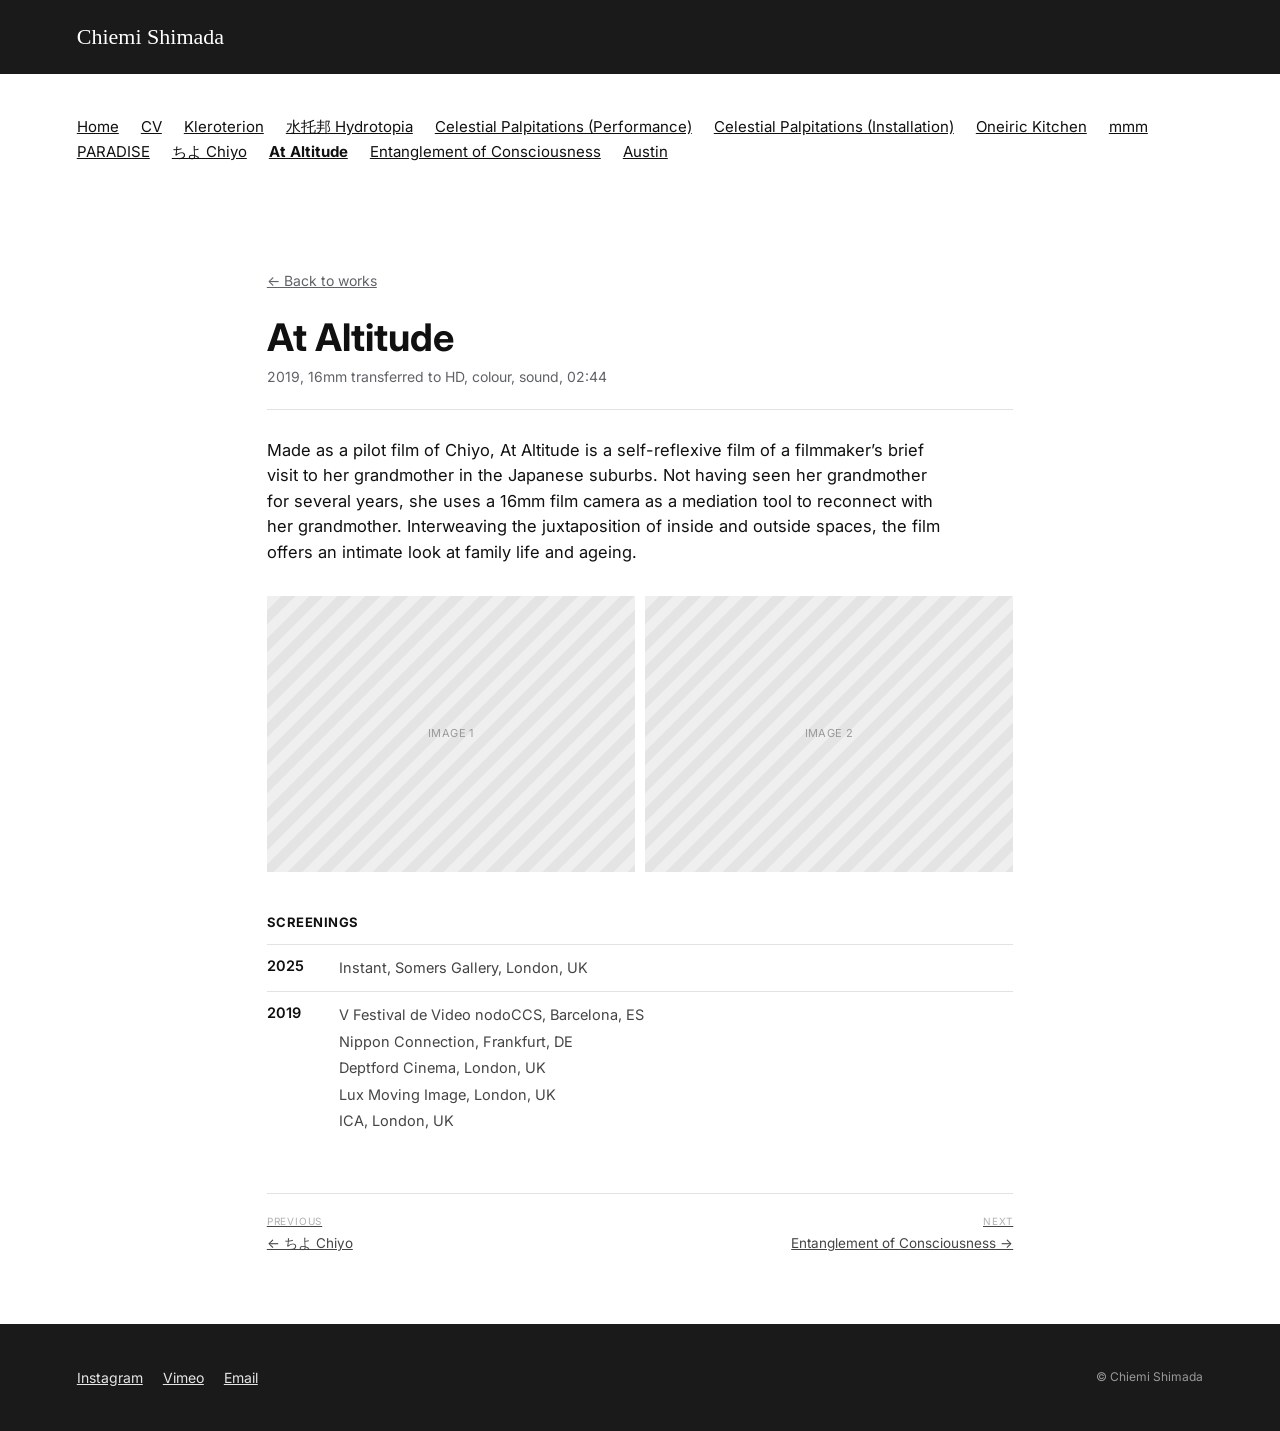
<file: projects/at-altitude.html>
<!DOCTYPE html>
<html lang="en">
<head>
<meta charset="UTF-8">
<meta name="viewport" content="width=device-width, initial-scale=1.0">
<title>At Altitude  — Chiemi Shimada</title>
<meta name="description" content="16mm transferred to HD, colour, sound">
<link rel="stylesheet" href="../css/style.css">
</head>
<body>
  <header class="site-header">
    <div class="bar"><a class="mark" href="../index.html">Chiemi Shimada</a></div>
  </header>
  <nav class="site-nav">
      <a href="../index.html">Home</a>
      <a href="../cv.html">CV</a>
      <a href="../projects/kleroterion.html">Kleroterion</a>
      <a href="../projects/hydrotopia.html">水托邦 Hydrotopia</a>
      <a href="../projects/celestial-palpitations-performance.html">Celestial Palpitations (Performance)</a>
      <a href="../projects/celestial-palpitations-installation.html">Celestial Palpitations (Installation)</a>
      <a href="../projects/oneiric-kitchen.html">Oneiric Kitchen</a>
      <a href="../projects/mmm.html">mmm</a>
      <a href="../projects/paradise.html">PARADISE</a>
      <a href="../projects/chiyo.html">ちよ Chiyo</a>
      <a href="../projects/at-altitude.html" class="is-active">At Altitude</a>
      <a href="../projects/entanglement-of-consciousness.html">Entanglement of Consciousness</a>
      <a href="../projects/austin.html">Austin</a>
  </nav>

  <main>
    <div class="wrap project-head">
      <a class="backlink" href="../index.html">&larr; Back to works</a>
      <h1>At Altitude </h1>
            <p class="meta-line">2019, 16mm transferred to HD, colour, sound, 02:44</p>
    </div>
    <div class="wrap project-body">
    <p>Made as a pilot film of Chiyo, At Altitude is a self-reflexive film of a filmmaker’s brief visit to her grandmother in the Japanese suburbs. Not having seen her grandmother for several years, she uses a 16mm film camera as a mediation tool to reconnect with her grandmother. Interweaving the juxtaposition of inside and outside spaces, the film offers an intimate look at family life and ageing.</p>
    <div class="media-grid">
      <div class="media-frame"><!-- replace with <img src="../images/at-altitude-01.jpg" alt=""> or a Vimeo embed -->Image 1</div>
      <div class="media-frame"><!-- replace with <img src="../images/at-altitude-02.jpg" alt=""> or a Vimeo embed -->Image 2</div>
    </div>
    <h3 class="block-title">Screenings</h3>
    <div class="history-list">
      <div class="history-year">
        <div class="y">2025</div>
        <ul>
          <li>Instant, Somers Gallery, London, UK</li>
        </ul>
      </div>
      <div class="history-year">
        <div class="y">2019</div>
        <ul>
          <li>V Festival de Video nodoCCS, Barcelona, ES</li>
          <li>Nippon Connection, Frankfurt, DE</li>
          <li>Deptford Cinema, London, UK</li>
          <li>Lux Moving Image, London, UK</li>
          <li>ICA, London, UK</li>
        </ul>
      </div>

    </div>

      <div class="proj-nav">
        <a href="chiyo.html"><span class="dir">Previous</span>&larr; ちよ Chiyo</a>
        <a class="next" href="entanglement-of-consciousness.html"><span class="dir">Next</span>Entanglement of Consciousness &rarr;</a>
      </div>
    </div>
  </main>
  <footer class="site-footer">
    <div class="wrap">
      <div class="social">
        <a href="https://www.instagram.com/smdcem/" target="_blank" rel="noopener">Instagram</a>
        <a href="https://vimeo.com/chiemis" target="_blank" rel="noopener">Vimeo</a>
        <a href="mailto:chi00shi00@gmail.com" target="_blank" rel="noopener">Email</a>
      </div>
      <p class="copy">&copy; Chiemi Shimada</p>
    </div>
  </footer>
</body>
</html>
</file>
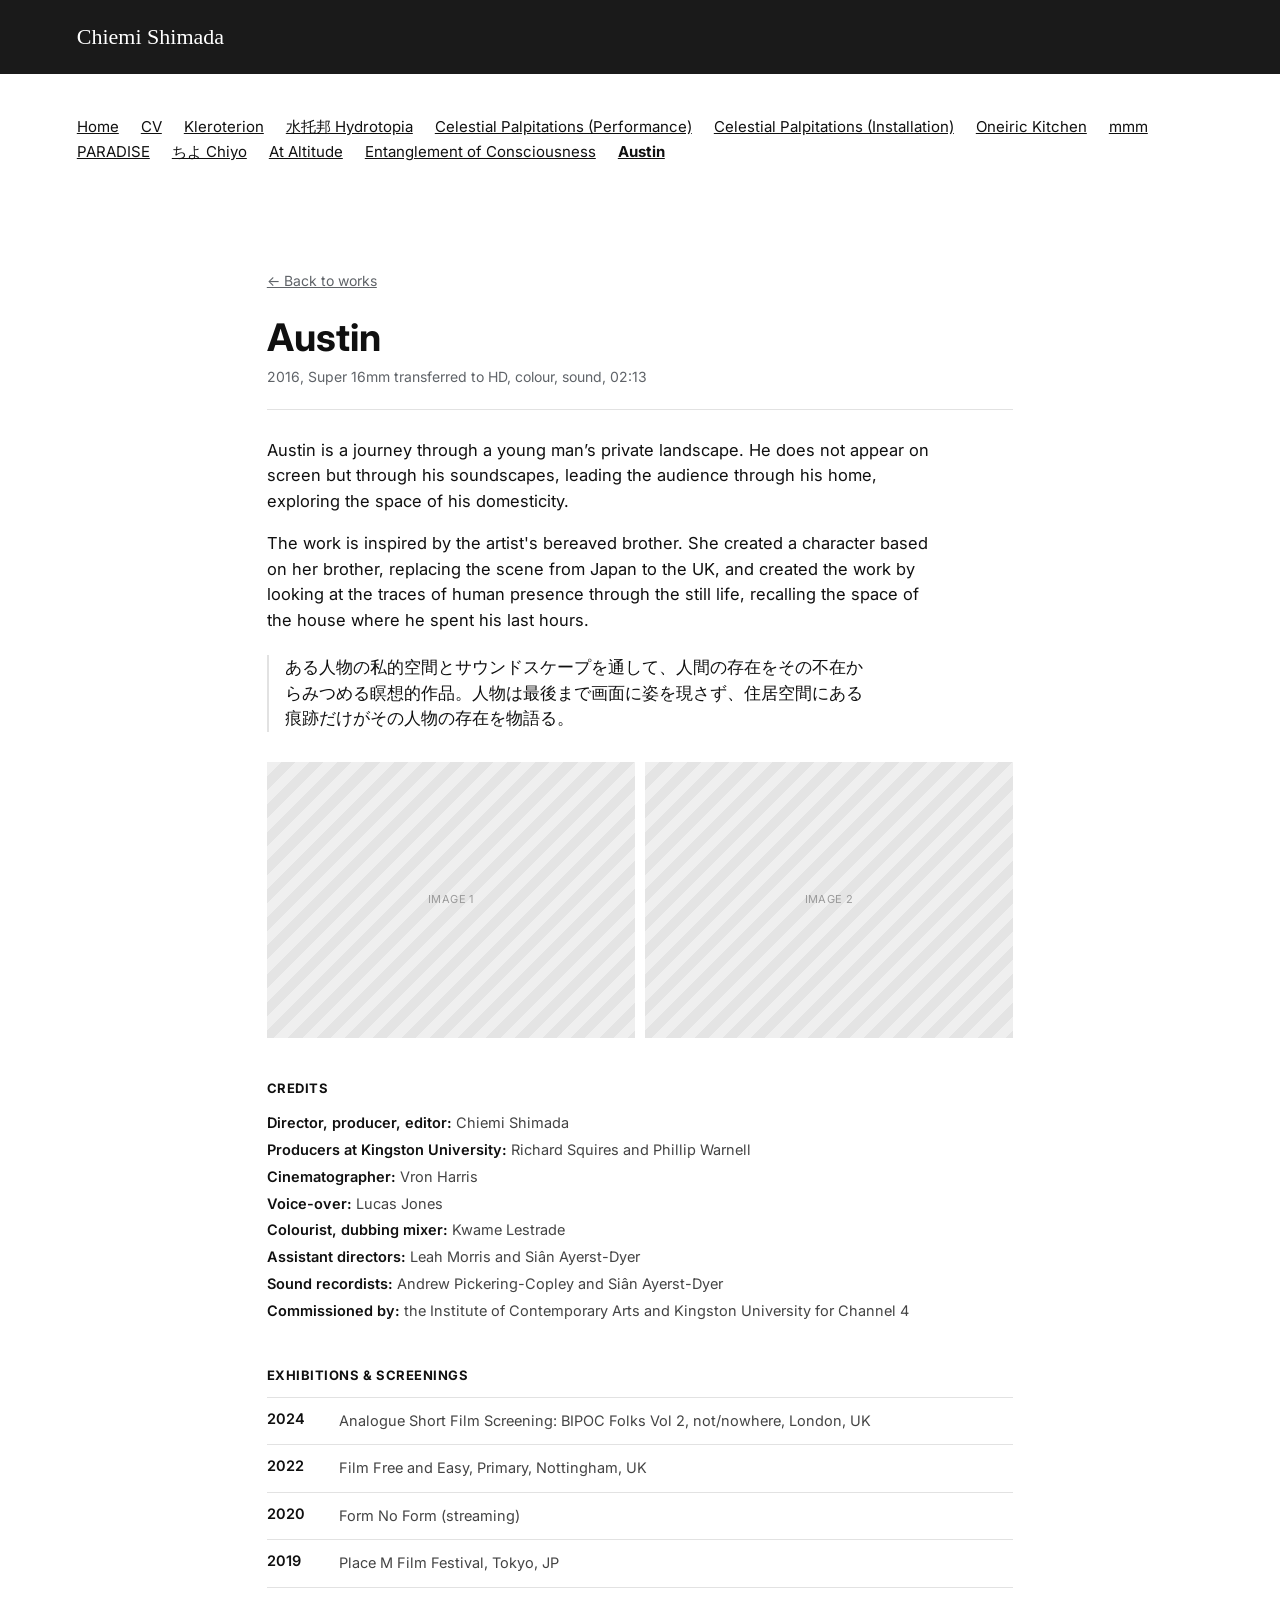
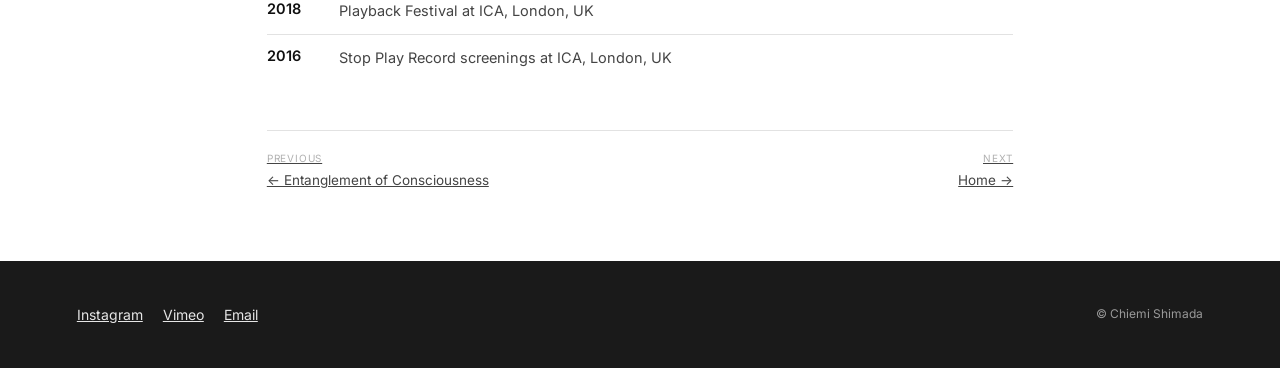
<file: projects/austin.html>
<!DOCTYPE html>
<html lang="en">
<head>
<meta charset="UTF-8">
<meta name="viewport" content="width=device-width, initial-scale=1.0">
<title>Austin  — Chiemi Shimada</title>
<meta name="description" content="Super 16mm transferred to HD, colour, sound">
<link rel="stylesheet" href="../css/style.css">
</head>
<body>
  <header class="site-header">
    <div class="bar"><a class="mark" href="../index.html">Chiemi Shimada</a></div>
  </header>
  <nav class="site-nav">
      <a href="../index.html">Home</a>
      <a href="../cv.html">CV</a>
      <a href="../projects/kleroterion.html">Kleroterion</a>
      <a href="../projects/hydrotopia.html">水托邦 Hydrotopia</a>
      <a href="../projects/celestial-palpitations-performance.html">Celestial Palpitations (Performance)</a>
      <a href="../projects/celestial-palpitations-installation.html">Celestial Palpitations (Installation)</a>
      <a href="../projects/oneiric-kitchen.html">Oneiric Kitchen</a>
      <a href="../projects/mmm.html">mmm</a>
      <a href="../projects/paradise.html">PARADISE</a>
      <a href="../projects/chiyo.html">ちよ Chiyo</a>
      <a href="../projects/at-altitude.html">At Altitude</a>
      <a href="../projects/entanglement-of-consciousness.html">Entanglement of Consciousness</a>
      <a href="../projects/austin.html" class="is-active">Austin</a>
  </nav>

  <main>
    <div class="wrap project-head">
      <a class="backlink" href="../index.html">&larr; Back to works</a>
      <h1>Austin </h1>
            <p class="meta-line">2016, Super 16mm transferred to HD, colour, sound, 02:13</p>
    </div>
    <div class="wrap project-body">
    <p>Austin is a journey through a young man’s private landscape. He does not appear on screen but through his soundscapes, leading the audience through his home, exploring the space of his domesticity.</p>
    <p>The work is inspired by the artist's bereaved brother. She created a character based on her brother, replacing the scene from Japan to the UK, and created the work by looking at the traces of human presence through the still life, recalling the space of the house where he spent his last hours.</p>
    <div class="original-text">
      <p>ある人物の私的空間とサウンドスケープを通して、人間の存在をその不在からみつめる瞑想的作品。人物は最後まで画面に姿を現さず、住居空間にある痕跡だけがその人物の存在を物語る。</p>
    </div>
    <div class="media-grid">
      <div class="media-frame"><!-- replace with <img src="../images/austin-01.jpg" alt=""> or a Vimeo embed -->Image 1</div>
      <div class="media-frame"><!-- replace with <img src="../images/austin-02.jpg" alt=""> or a Vimeo embed -->Image 2</div>
    </div>
    <h3 class="block-title">Credits</h3>
    <div class="credits">
      <div><span class="role">Director, producer, editor:</span> Chiemi Shimada</div>
      <div><span class="role">Producers at Kingston University:</span> Richard Squires and Phillip Warnell</div>
      <div><span class="role">Cinematographer:</span> Vron Harris</div>
      <div><span class="role">Voice-over:</span> Lucas Jones</div>
      <div><span class="role">Colourist, dubbing mixer:</span> Kwame Lestrade</div>
      <div><span class="role">Assistant directors:</span> Leah Morris and Siân Ayerst-Dyer</div>
      <div><span class="role">Sound recordists:</span> Andrew Pickering-Copley and Siân Ayerst-Dyer</div>
      <div><span class="role">Commissioned by:</span> the Institute of Contemporary Arts and Kingston University for Channel 4</div>
    </div>
    <h3 class="block-title">Exhibitions & Screenings</h3>
    <div class="history-list">
      <div class="history-year">
        <div class="y">2024</div>
        <ul>
          <li>Analogue Short Film Screening: BIPOC Folks Vol 2, not/nowhere, London, UK</li>
        </ul>
      </div>
      <div class="history-year">
        <div class="y">2022</div>
        <ul>
          <li>Film Free and Easy, Primary, Nottingham, UK</li>
        </ul>
      </div>
      <div class="history-year">
        <div class="y">2020</div>
        <ul>
          <li>Form No Form (streaming)</li>
        </ul>
      </div>
      <div class="history-year">
        <div class="y">2019</div>
        <ul>
          <li>Place M Film Festival, Tokyo, JP</li>
        </ul>
      </div>
      <div class="history-year">
        <div class="y">2018</div>
        <ul>
          <li>Playback Festival at ICA, London, UK</li>
        </ul>
      </div>
      <div class="history-year">
        <div class="y">2016</div>
        <ul>
          <li>Stop Play Record screenings at ICA, London, UK</li>
        </ul>
      </div>

    </div>

      <div class="proj-nav">
        <a href="entanglement-of-consciousness.html"><span class="dir">Previous</span>&larr; Entanglement of Consciousness</a>
        <a class="next" href="../index.html"><span class="dir">Next</span>Home &rarr;</a>
      </div>
    </div>
  </main>
  <footer class="site-footer">
    <div class="wrap">
      <div class="social">
        <a href="https://www.instagram.com/smdcem/" target="_blank" rel="noopener">Instagram</a>
        <a href="https://vimeo.com/chiemis" target="_blank" rel="noopener">Vimeo</a>
        <a href="mailto:chi00shi00@gmail.com" target="_blank" rel="noopener">Email</a>
      </div>
      <p class="copy">&copy; Chiemi Shimada</p>
    </div>
  </footer>
</body>
</html>
</file>
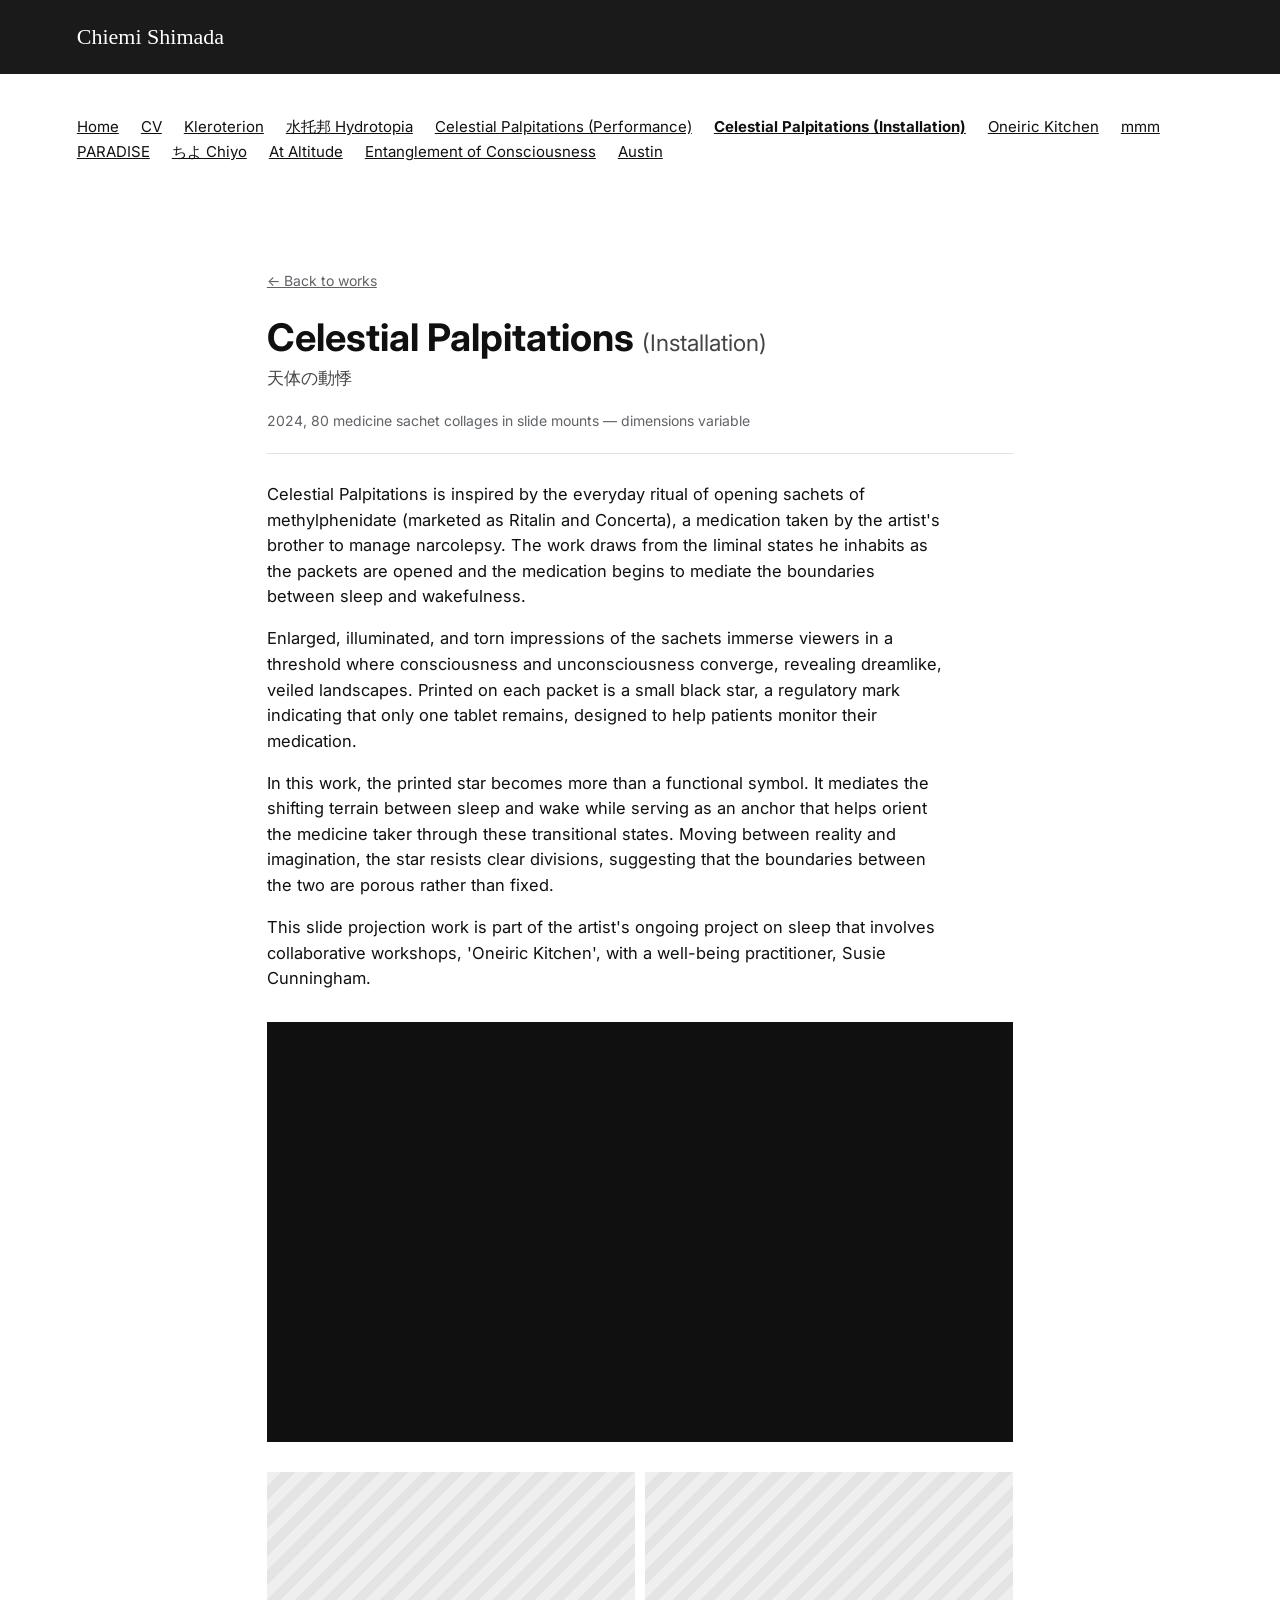
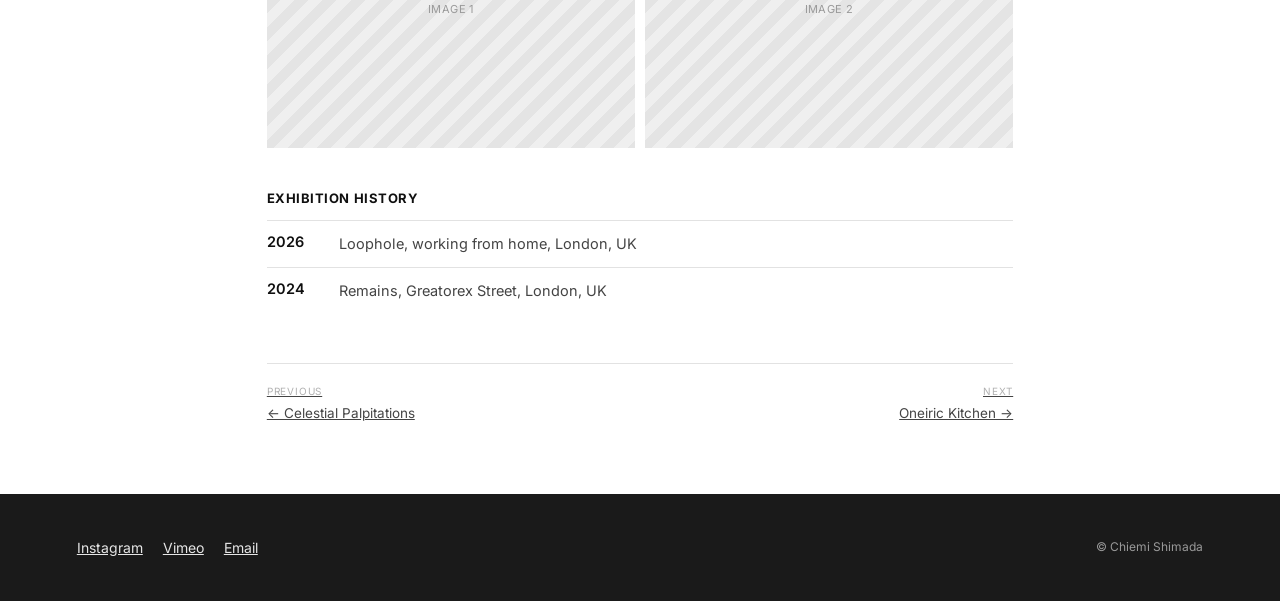
<file: projects/celestial-palpitations-installation.html>
<!DOCTYPE html>
<html lang="en">
<head>
<meta charset="UTF-8">
<meta name="viewport" content="width=device-width, initial-scale=1.0">
<title>Celestial Palpitations (Installation) — Chiemi Shimada</title>
<meta name="description" content="80 medicine sachet collages in slide mounts — dimensions variable">
<link rel="stylesheet" href="../css/style.css">
</head>
<body>
  <header class="site-header">
    <div class="bar"><a class="mark" href="../index.html">Chiemi Shimada</a></div>
  </header>
  <nav class="site-nav">
      <a href="../index.html">Home</a>
      <a href="../cv.html">CV</a>
      <a href="../projects/kleroterion.html">Kleroterion</a>
      <a href="../projects/hydrotopia.html">水托邦 Hydrotopia</a>
      <a href="../projects/celestial-palpitations-performance.html">Celestial Palpitations (Performance)</a>
      <a href="../projects/celestial-palpitations-installation.html" class="is-active">Celestial Palpitations (Installation)</a>
      <a href="../projects/oneiric-kitchen.html">Oneiric Kitchen</a>
      <a href="../projects/mmm.html">mmm</a>
      <a href="../projects/paradise.html">PARADISE</a>
      <a href="../projects/chiyo.html">ちよ Chiyo</a>
      <a href="../projects/at-altitude.html">At Altitude</a>
      <a href="../projects/entanglement-of-consciousness.html">Entanglement of Consciousness</a>
      <a href="../projects/austin.html">Austin</a>
  </nav>

  <main>
    <div class="wrap project-head">
      <a class="backlink" href="../index.html">&larr; Back to works</a>
      <h1>Celestial Palpitations <span class="sub">(Installation)</span></h1>
      <p class="jp-title">天体の動悸</p>
      <p class="meta-line">2024, 80 medicine sachet collages in slide mounts — dimensions variable</p>
    </div>
    <div class="wrap project-body">
    <p>Celestial Palpitations is inspired by the everyday ritual of opening sachets of methylphenidate (marketed as Ritalin and Concerta), a medication taken by the artist's brother to manage narcolepsy. The work draws from the liminal states he inhabits as the packets are opened and the medication begins to mediate the boundaries between sleep and wakefulness.</p>
    <p>Enlarged, illuminated, and torn impressions of the sachets immerse viewers in a threshold where consciousness and unconsciousness converge, revealing dreamlike, veiled landscapes. Printed on each packet is a small black star, a regulatory mark indicating that only one tablet remains, designed to help patients monitor their medication.</p>
    <p>In this work, the printed star becomes more than a functional symbol. It mediates the shifting terrain between sleep and wake while serving as an anchor that helps orient the medicine taker through these transitional states. Moving between reality and imagination, the star resists clear divisions, suggesting that the boundaries between the two are porous rather than fixed.</p>
    <p>This slide projection work is part of the artist's ongoing project on sleep that involves collaborative workshops, 'Oneiric Kitchen', with a well-being practitioner, Susie Cunningham.</p>
    <div class="video-embed">
      <iframe src="https://www.youtube.com/embed/2BYJ576OAA4" title="Celestial Palpitations" allow="accelerometer; autoplay; clipboard-write; encrypted-media; gyroscope; picture-in-picture" allowfullscreen></iframe>
    </div>
    <div class="media-grid">
      <div class="media-frame"><!-- replace with <img src="../images/celestial-palpitations-installation-01.jpg" alt=""> or a Vimeo embed -->Image 1</div>
      <div class="media-frame"><!-- replace with <img src="../images/celestial-palpitations-installation-02.jpg" alt=""> or a Vimeo embed -->Image 2</div>
    </div>
    <h3 class="block-title">Exhibition History</h3>
    <div class="history-list">
      <div class="history-year">
       <div class="y">2026</div>
        <ul>
          <li>Loophole, working from home, London, UK</li>
        </ul>
      </div>
      <div class="history-year">
        <div class="y">2024</div>
        <ul>
          <li>Remains, Greatorex Street, London, UK</li>
        </ul>
      </div>

    </div>

      <div class="proj-nav">
        <a href="celestial-palpitations-performance.html"><span class="dir">Previous</span>&larr; Celestial Palpitations</a>
        <a class="next" href="oneiric-kitchen.html"><span class="dir">Next</span>Oneiric Kitchen &rarr;</a>
      </div>
    </div>
  </main>
  <footer class="site-footer">
    <div class="wrap">
      <div class="social">
        <a href="https://www.instagram.com/smdcem/" target="_blank" rel="noopener">Instagram</a>
        <a href="https://vimeo.com/chiemis" target="_blank" rel="noopener">Vimeo</a>
        <a href="mailto:chi00shi00@gmail.com" target="_blank" rel="noopener">Email</a>
      </div>
      <p class="copy">&copy; Chiemi Shimada</p>
    </div>
  </footer>
</body>
</html>
</file>
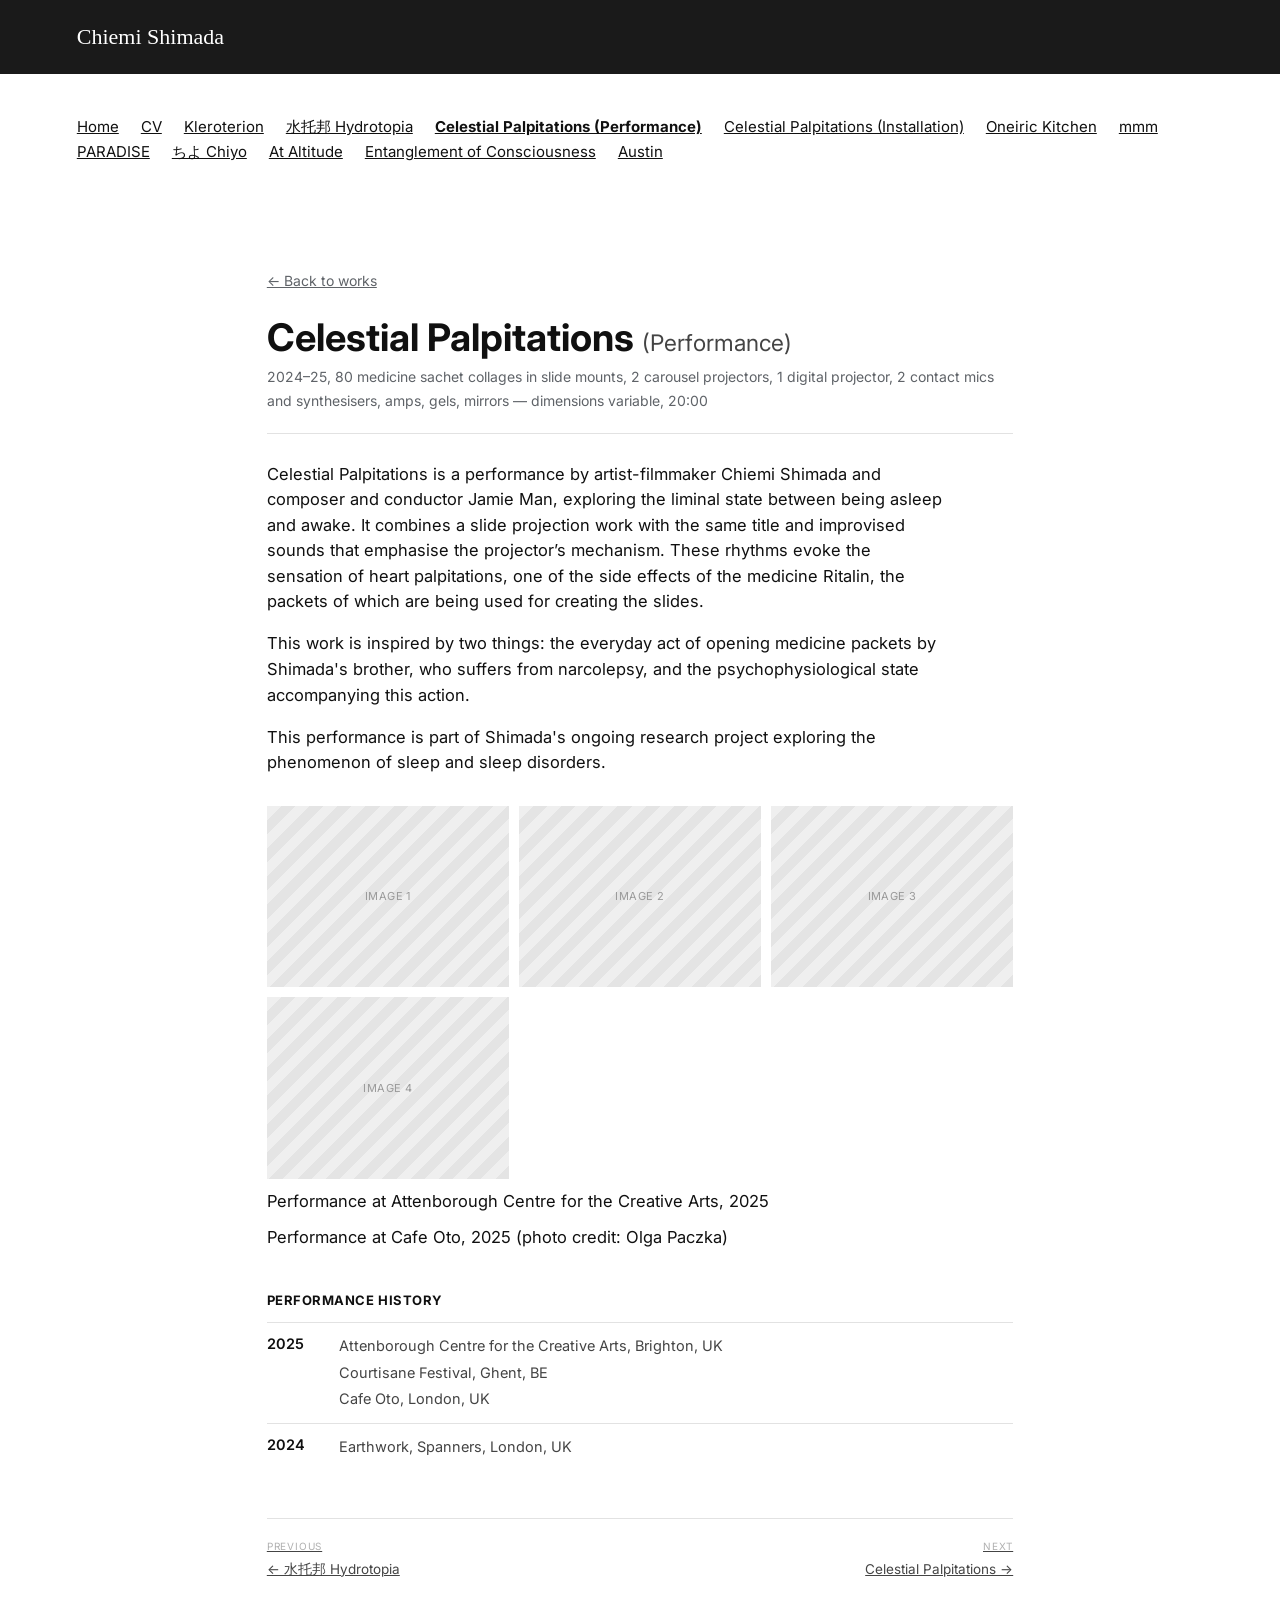
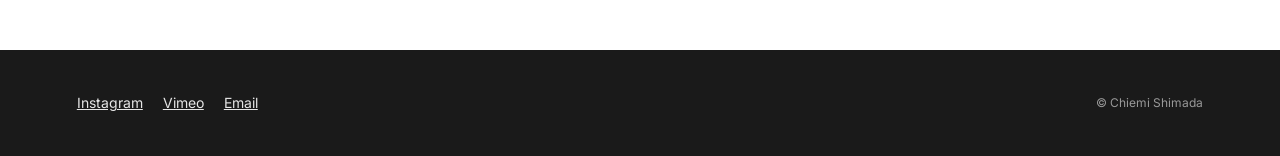
<file: projects/celestial-palpitations-performance.html>
<!DOCTYPE html>
<html lang="en">
<head>
<meta charset="UTF-8">
<meta name="viewport" content="width=device-width, initial-scale=1.0">
<title>Celestial Palpitations (Performance) — Chiemi Shimada</title>
<meta name="description" content="80 medicine sachet collages in slide mounts, 2 carousel projectors, 1 digital projector, 2 contact mics and synthesisers, amps, gels, mirrors — dimensions variable">
<link rel="stylesheet" href="../css/style.css">
</head>
<body>
  <header class="site-header">
    <div class="bar"><a class="mark" href="../index.html">Chiemi Shimada</a></div>
  </header>
  <nav class="site-nav">
      <a href="../index.html">Home</a>
      <a href="../cv.html">CV</a>
      <a href="../projects/kleroterion.html">Kleroterion</a>
      <a href="../projects/hydrotopia.html">水托邦 Hydrotopia</a>
      <a href="../projects/celestial-palpitations-performance.html" class="is-active">Celestial Palpitations (Performance)</a>
      <a href="../projects/celestial-palpitations-installation.html">Celestial Palpitations (Installation)</a>
      <a href="../projects/oneiric-kitchen.html">Oneiric Kitchen</a>
      <a href="../projects/mmm.html">mmm</a>
      <a href="../projects/paradise.html">PARADISE</a>
      <a href="../projects/chiyo.html">ちよ Chiyo</a>
      <a href="../projects/at-altitude.html">At Altitude</a>
      <a href="../projects/entanglement-of-consciousness.html">Entanglement of Consciousness</a>
      <a href="../projects/austin.html">Austin</a>
  </nav>

  <main>
    <div class="wrap project-head">
      <a class="backlink" href="../index.html">&larr; Back to works</a>
      <h1>Celestial Palpitations <span class="sub">(Performance)</span></h1>
            <p class="meta-line">2024–25, 80 medicine sachet collages in slide mounts, 2 carousel projectors, 1 digital projector, 2 contact mics and synthesisers, amps, gels, mirrors — dimensions variable, 20:00</p>
    </div>
    <div class="wrap project-body">
    <p>Celestial Palpitations is a performance by artist-filmmaker Chiemi Shimada and composer and conductor Jamie Man, exploring the liminal state between being asleep and awake. It combines a slide projection work with the same title and improvised sounds that emphasise the projector’s mechanism. These rhythms evoke the sensation of heart palpitations, one of the side effects of the medicine Ritalin, the packets of which are being used for creating the slides.</p>
    <p>This work is inspired by two things: the everyday act of opening medicine packets by Shimada's brother, who suffers from narcolepsy, and the psychophysiological state accompanying this action.</p>
    <p>This performance is part of Shimada's ongoing research project exploring the phenomenon of sleep and sleep disorders.</p>
    <div class="media-grid">
      <div class="media-frame"><!-- replace with <img src="../images/celestial-palpitations-performance-01.jpg" alt=""> or a Vimeo embed -->Image 1</div>
      <div class="media-frame"><!-- replace with <img src="../images/celestial-palpitations-performance-02.jpg" alt=""> or a Vimeo embed -->Image 2</div>
      <div class="media-frame"><!-- replace with <img src="../images/celestial-palpitations-performance-03.jpg" alt=""> or a Vimeo embed -->Image 3</div>
      <div class="media-frame"><!-- replace with <img src="../images/celestial-palpitations-performance-04.jpg" alt=""> or a Vimeo embed -->Image 4</div>
    </div>
    <p class="caption">Performance at Attenborough Centre for the Creative Arts, 2025</p>
    <p class="caption">Performance at Cafe Oto, 2025 (photo credit: Olga Paczka)</p>
    <h3 class="block-title">Performance History</h3>
    <div class="history-list">
      <div class="history-year">
        <div class="y">2025</div>
        <ul>
          <li>Attenborough Centre for the Creative Arts, Brighton, UK</li>
          <li>Courtisane Festival, Ghent, BE</li>
          <li>Cafe Oto, London, UK</li>
        </ul>
      </div>
      <div class="history-year">
        <div class="y">2024</div>
        <ul>
          <li>Earthwork, Spanners, London, UK</li>
        </ul>
      </div>

    </div>

      <div class="proj-nav">
        <a href="hydrotopia.html"><span class="dir">Previous</span>&larr; 水托邦 Hydrotopia</a>
        <a class="next" href="celestial-palpitations-installation.html"><span class="dir">Next</span>Celestial Palpitations &rarr;</a>
      </div>
    </div>
  </main>
  <footer class="site-footer">
    <div class="wrap">
      <div class="social">
        <a href="https://www.instagram.com/smdcem/" target="_blank" rel="noopener">Instagram</a>
        <a href="https://vimeo.com/chiemis" target="_blank" rel="noopener">Vimeo</a>
        <a href="mailto:chi00shi00@gmail.com" target="_blank" rel="noopener">Email</a>
      </div>
      <p class="copy">&copy; Chiemi Shimada</p>
    </div>
  </footer>
</body>
</html>
</file>
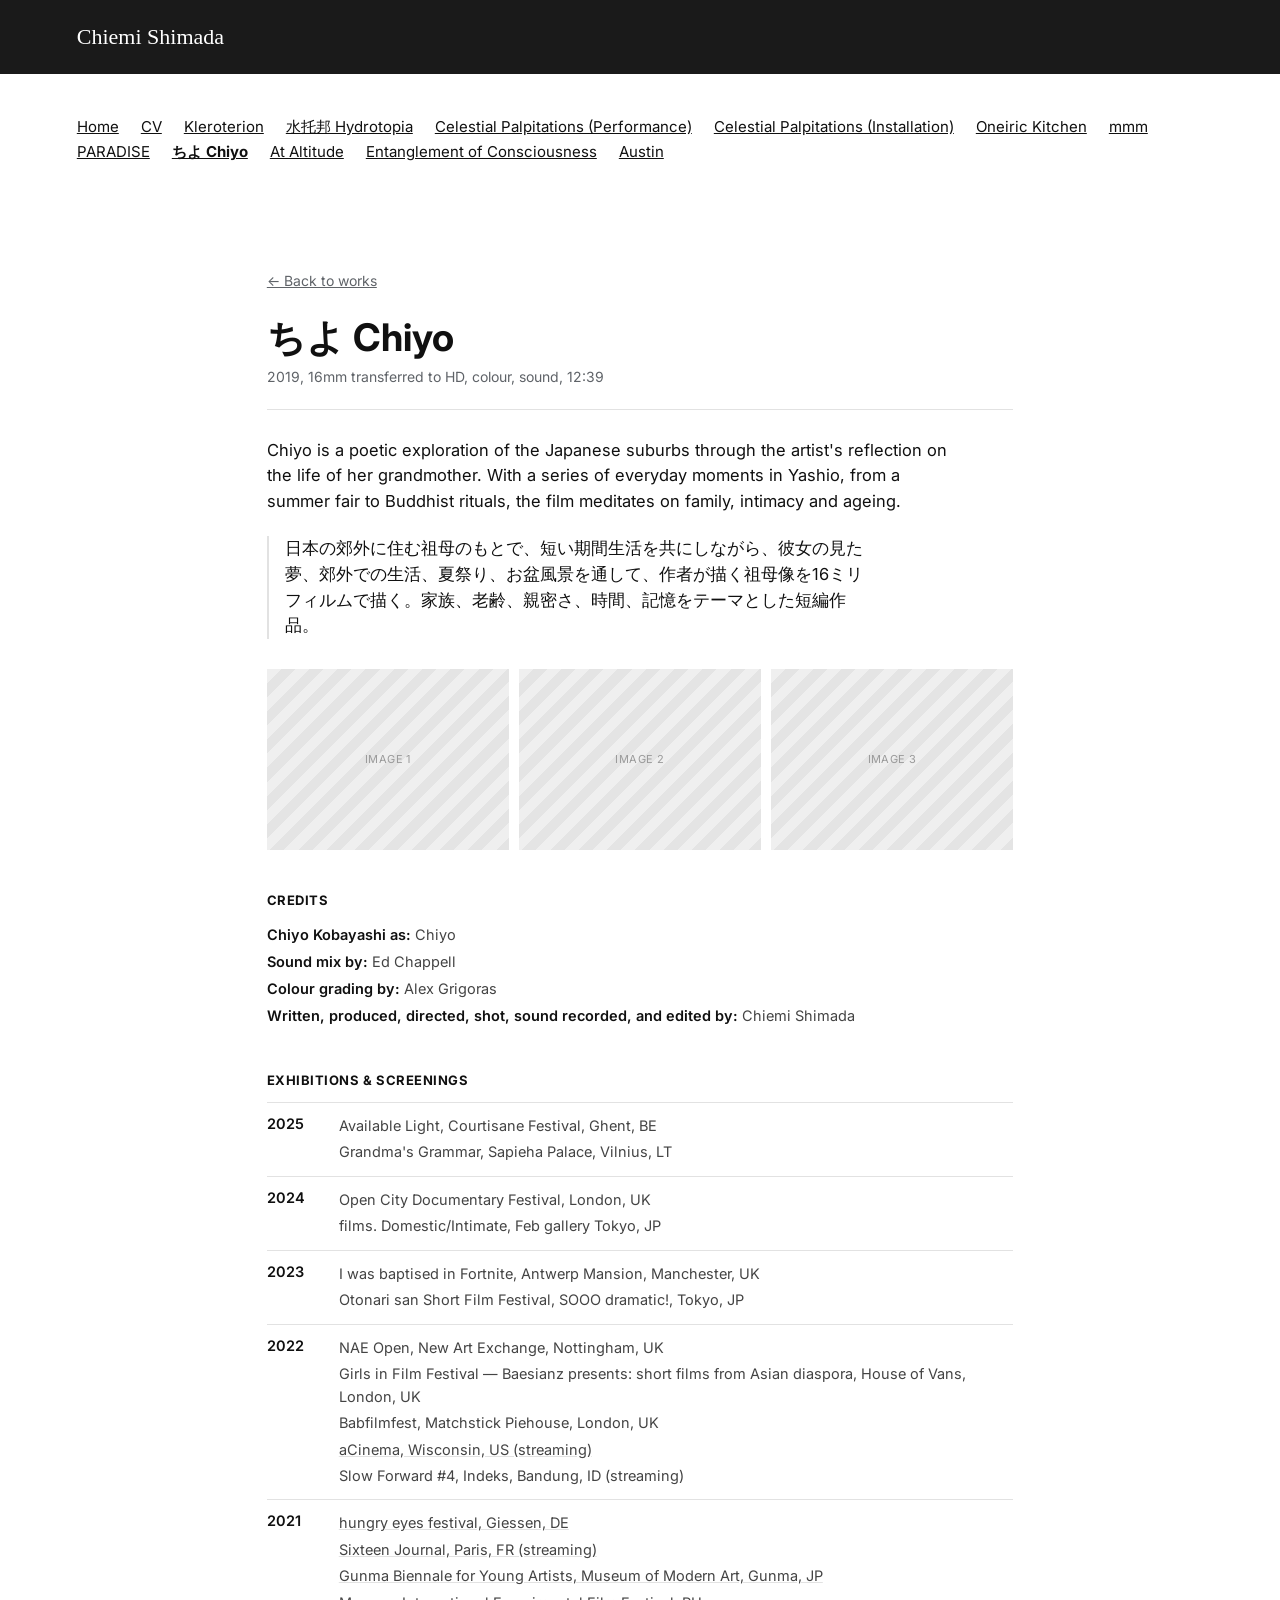
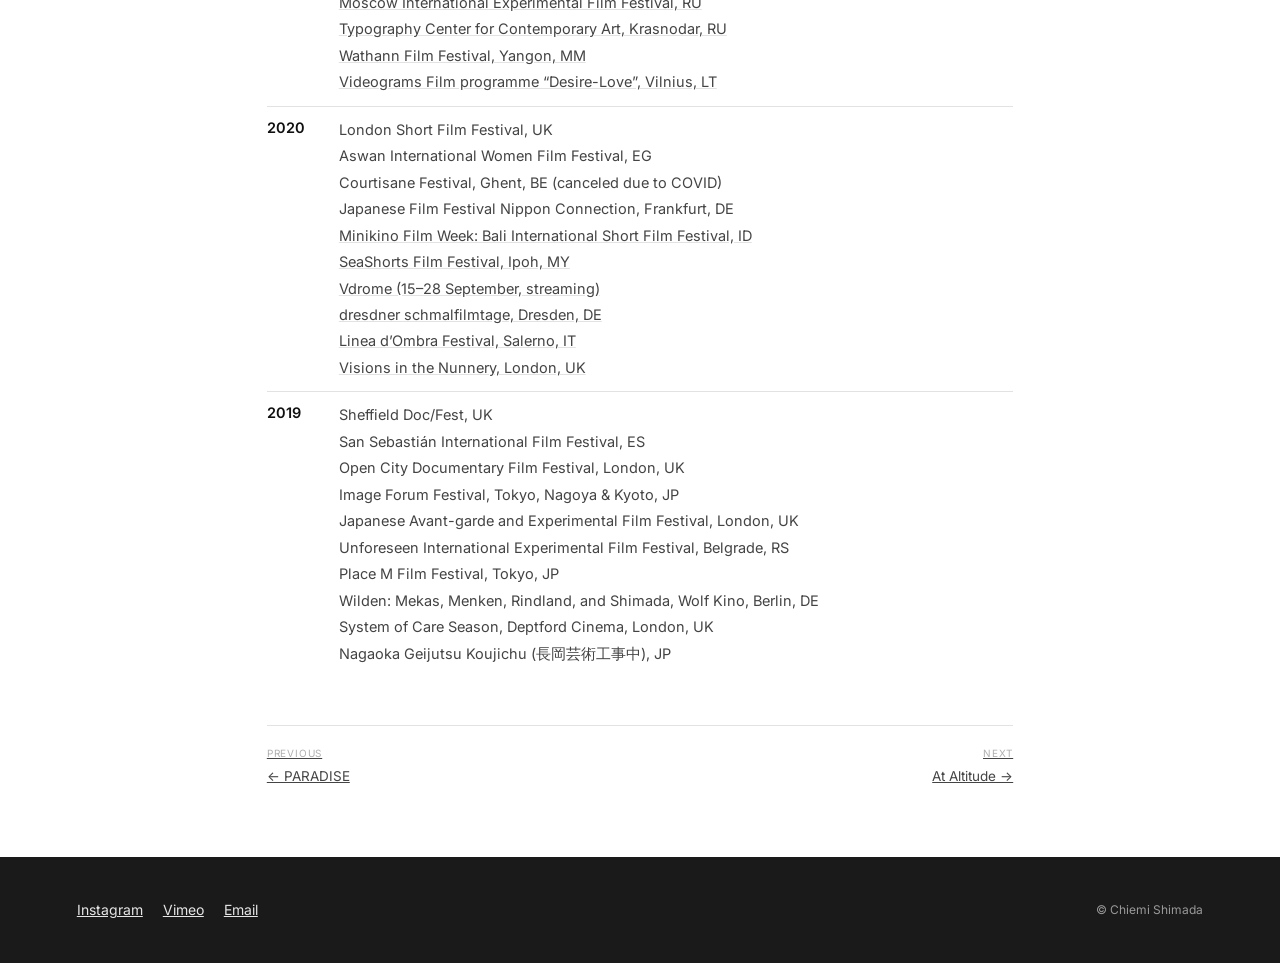
<file: projects/chiyo.html>
<!DOCTYPE html>
<html lang="en">
<head>
<meta charset="UTF-8">
<meta name="viewport" content="width=device-width, initial-scale=1.0">
<title>ちよ Chiyo  — Chiemi Shimada</title>
<meta name="description" content="16mm transferred to HD, colour, sound">
<link rel="stylesheet" href="../css/style.css">
</head>
<body>
  <header class="site-header">
    <div class="bar"><a class="mark" href="../index.html">Chiemi Shimada</a></div>
  </header>
  <nav class="site-nav">
      <a href="../index.html">Home</a>
      <a href="../cv.html">CV</a>
      <a href="../projects/kleroterion.html">Kleroterion</a>
      <a href="../projects/hydrotopia.html">水托邦 Hydrotopia</a>
      <a href="../projects/celestial-palpitations-performance.html">Celestial Palpitations (Performance)</a>
      <a href="../projects/celestial-palpitations-installation.html">Celestial Palpitations (Installation)</a>
      <a href="../projects/oneiric-kitchen.html">Oneiric Kitchen</a>
      <a href="../projects/mmm.html">mmm</a>
      <a href="../projects/paradise.html">PARADISE</a>
      <a href="../projects/chiyo.html" class="is-active">ちよ Chiyo</a>
      <a href="../projects/at-altitude.html">At Altitude</a>
      <a href="../projects/entanglement-of-consciousness.html">Entanglement of Consciousness</a>
      <a href="../projects/austin.html">Austin</a>
  </nav>

  <main>
    <div class="wrap project-head">
      <a class="backlink" href="../index.html">&larr; Back to works</a>
      <h1>ちよ Chiyo </h1>
            <p class="meta-line">2019, 16mm transferred to HD, colour, sound, 12:39</p>
    </div>
    <div class="wrap project-body">
    <p>Chiyo is a poetic exploration of the Japanese suburbs through the artist's reflection on the life of her grandmother. With a series of everyday moments in Yashio, from a summer fair to Buddhist rituals, the film meditates on family, intimacy and ageing.</p>
    <div class="original-text">
      <p>日本の郊外に住む祖母のもとで、短い期間生活を共にしながら、彼女の見た夢、郊外での生活、夏祭り、お盆風景を通して、作者が描く祖母像を16ミリフィルムで描く。家族、老齢、親密さ、時間、記憶をテーマとした短編作品。</p>
    </div>
    <div class="media-grid">
      <div class="media-frame"><!-- replace with <img src="../images/chiyo-01.jpg" alt=""> or a Vimeo embed -->Image 1</div>
      <div class="media-frame"><!-- replace with <img src="../images/chiyo-02.jpg" alt=""> or a Vimeo embed -->Image 2</div>
      <div class="media-frame"><!-- replace with <img src="../images/chiyo-03.jpg" alt=""> or a Vimeo embed -->Image 3</div>
    </div>
    <h3 class="block-title">Credits</h3>
    <div class="credits">
      <div><span class="role">Chiyo Kobayashi as:</span> Chiyo</div>
      <div><span class="role">Sound mix by:</span> Ed Chappell</div>
      <div><span class="role">Colour grading by:</span> Alex Grigoras</div>
      <div><span class="role">Written, produced, directed, shot, sound recorded, and edited by:</span> Chiemi Shimada</div>
    </div>
    <h3 class="block-title">Exhibitions & Screenings</h3>
    <div class="history-list">
      <div class="history-year">
        <div class="y">2025</div>
        <ul>
          <li>Available Light, Courtisane Festival, Ghent, BE</li>
          <li>Grandma's Grammar, Sapieha Palace, Vilnius, LT</li>
        </ul>
      </div>
      <div class="history-year">
        <div class="y">2024</div>
        <ul>
          <li>Open City Documentary Festival, London, UK</li>
          <li>films. Domestic/Intimate, Feb gallery Tokyo, JP</li>
        </ul>
      </div>
      <div class="history-year">
        <div class="y">2023</div>
        <ul>
          <li>I was baptised in Fortnite, Antwerp Mansion, Manchester, UK</li>
          <li>Otonari san Short Film Festival, SOOO dramatic!, Tokyo, JP</li>
        </ul>
      </div>
      <div class="history-year">
        <div class="y">2022</div>
        <ul>
          <li>NAE Open, New Art Exchange, Nottingham, UK</li>
          <li>Girls in Film Festival — Baesianz presents: short films from Asian diaspora, House of Vans, London, UK</li>
          <li>Babfilmfest, Matchstick Piehouse, London, UK</li>
          <li><a href="https://www.acinema.space/current-program" target="_blank" rel="noopener">aCinema, Wisconsin, US (streaming)</a></li>
          <li>Slow Forward #4, Indeks, Bandung, ID (streaming)</li>
        </ul>
      </div>
      <div class="history-year">
        <div class="y">2021</div>
        <ul>
          <li><a href="https://hungryeyesfestival.de/das-festival" target="_blank" rel="noopener">hungry eyes festival, Giessen, DE</a></li>
          <li><a href="https://www.sixteenjournal.com/films/chiyo-by-chiemi-shimada/" target="_blank" rel="noopener">Sixteen Journal, Paris, FR (streaming)</a></li>
          <li><a href="http://mmag.pref.gunma.jp/exhibition/next.htm#biennale" target="_blank" rel="noopener">Gunma Biennale for Young Artists, Museum of Modern Art, Gunma, JP</a></li>
          <li><a href="https://mieff.com/program/crossroads_2021" target="_blank" rel="noopener">Moscow International Experimental Film Festival, RU</a></li>
          <li><a href="http://typography-online.ru/2021/09/14/mieff-2/" target="_blank" rel="noopener">Typography Center for Contemporary Art, Krasnodar, RU</a></li>
          <li><a href="https://wffcinema.com/category_movies/61ae12ed925ae66dfe0e3095/movies" target="_blank" rel="noopener">Wathann Film Festival, Yangon, MM</a></li>
          <li><a href="https://skalvija.lt/filmas/filmu-programa-troskimas-meile/?show=215793" target="_blank" rel="noopener">Videograms Film programme “Desire-Love”, Vilnius, LT</a></li>
        </ul>
      </div>
      <div class="history-year">
        <div class="y">2020</div>
        <ul>
          <li>London Short Film Festival, UK</li>
          <li>Aswan International Women Film Festival, EG</li>
          <li>Courtisane Festival, Ghent, BE (canceled due to COVID)</li>
          <li>Japanese Film Festival Nippon Connection, Frankfurt, DE</li>
          <li><a href="https://minikino.org/filmweek/mfw6/2020iff/" target="_blank" rel="noopener">Minikino Film Week: Bali International Short Film Festival, ID</a></li>
          <li><a href="https://seashorts.org/special-programme-space-in-between/" target="_blank" rel="noopener">SeaShorts Film Festival, Ipoh, MY</a></li>
          <li><a href="http://www.vdrome.org/" target="_blank" rel="noopener">Vdrome (15–28 September, streaming)</a></li>
          <li><a href="https://schmalfilmtage.de/en/program/" target="_blank" rel="noopener">dresdner schmalfilmtage, Dresden, DE</a></li>
          <li><a href="https://www.lineadombrafestival.it/lineadoc-film-in-concorso/" target="_blank" rel="noopener">Linea d’Ombra Festival, Salerno, IT</a></li>
          <li><a href="https://bowarts.org/nunnery/visions-p3-benedict-drew-2020" target="_blank" rel="noopener">Visions in the Nunnery, London, UK</a></li>
        </ul>
      </div>
      <div class="history-year">
        <div class="y">2019</div>
        <ul>
          <li>Sheffield Doc/Fest, UK</li>
          <li>San Sebastián International Film Festival, ES</li>
          <li>Open City Documentary Film Festival, London, UK</li>
          <li>Image Forum Festival, Tokyo, Nagoya & Kyoto, JP</li>
          <li>Japanese Avant-garde and Experimental Film Festival, London, UK</li>
          <li>Unforeseen International Experimental Film Festival, Belgrade, RS</li>
          <li>Place M Film Festival, Tokyo, JP</li>
          <li>Wilden: Mekas, Menken, Rindland, and Shimada, Wolf Kino, Berlin, DE</li>
          <li>System of Care Season, Deptford Cinema, London, UK</li>
          <li>Nagaoka Geijutsu Koujichu (長岡芸術工事中), JP</li>
        </ul>
      </div>

    </div>

      <div class="proj-nav">
        <a href="paradise.html"><span class="dir">Previous</span>&larr; PARADISE</a>
        <a class="next" href="at-altitude.html"><span class="dir">Next</span>At Altitude &rarr;</a>
      </div>
    </div>
  </main>
  <footer class="site-footer">
    <div class="wrap">
      <div class="social">
        <a href="https://www.instagram.com/smdcem/" target="_blank" rel="noopener">Instagram</a>
        <a href="https://vimeo.com/chiemis" target="_blank" rel="noopener">Vimeo</a>
        <a href="mailto:chi00shi00@gmail.com" target="_blank" rel="noopener">Email</a>
      </div>
      <p class="copy">&copy; Chiemi Shimada</p>
    </div>
  </footer>
</body>
</html>
</file>
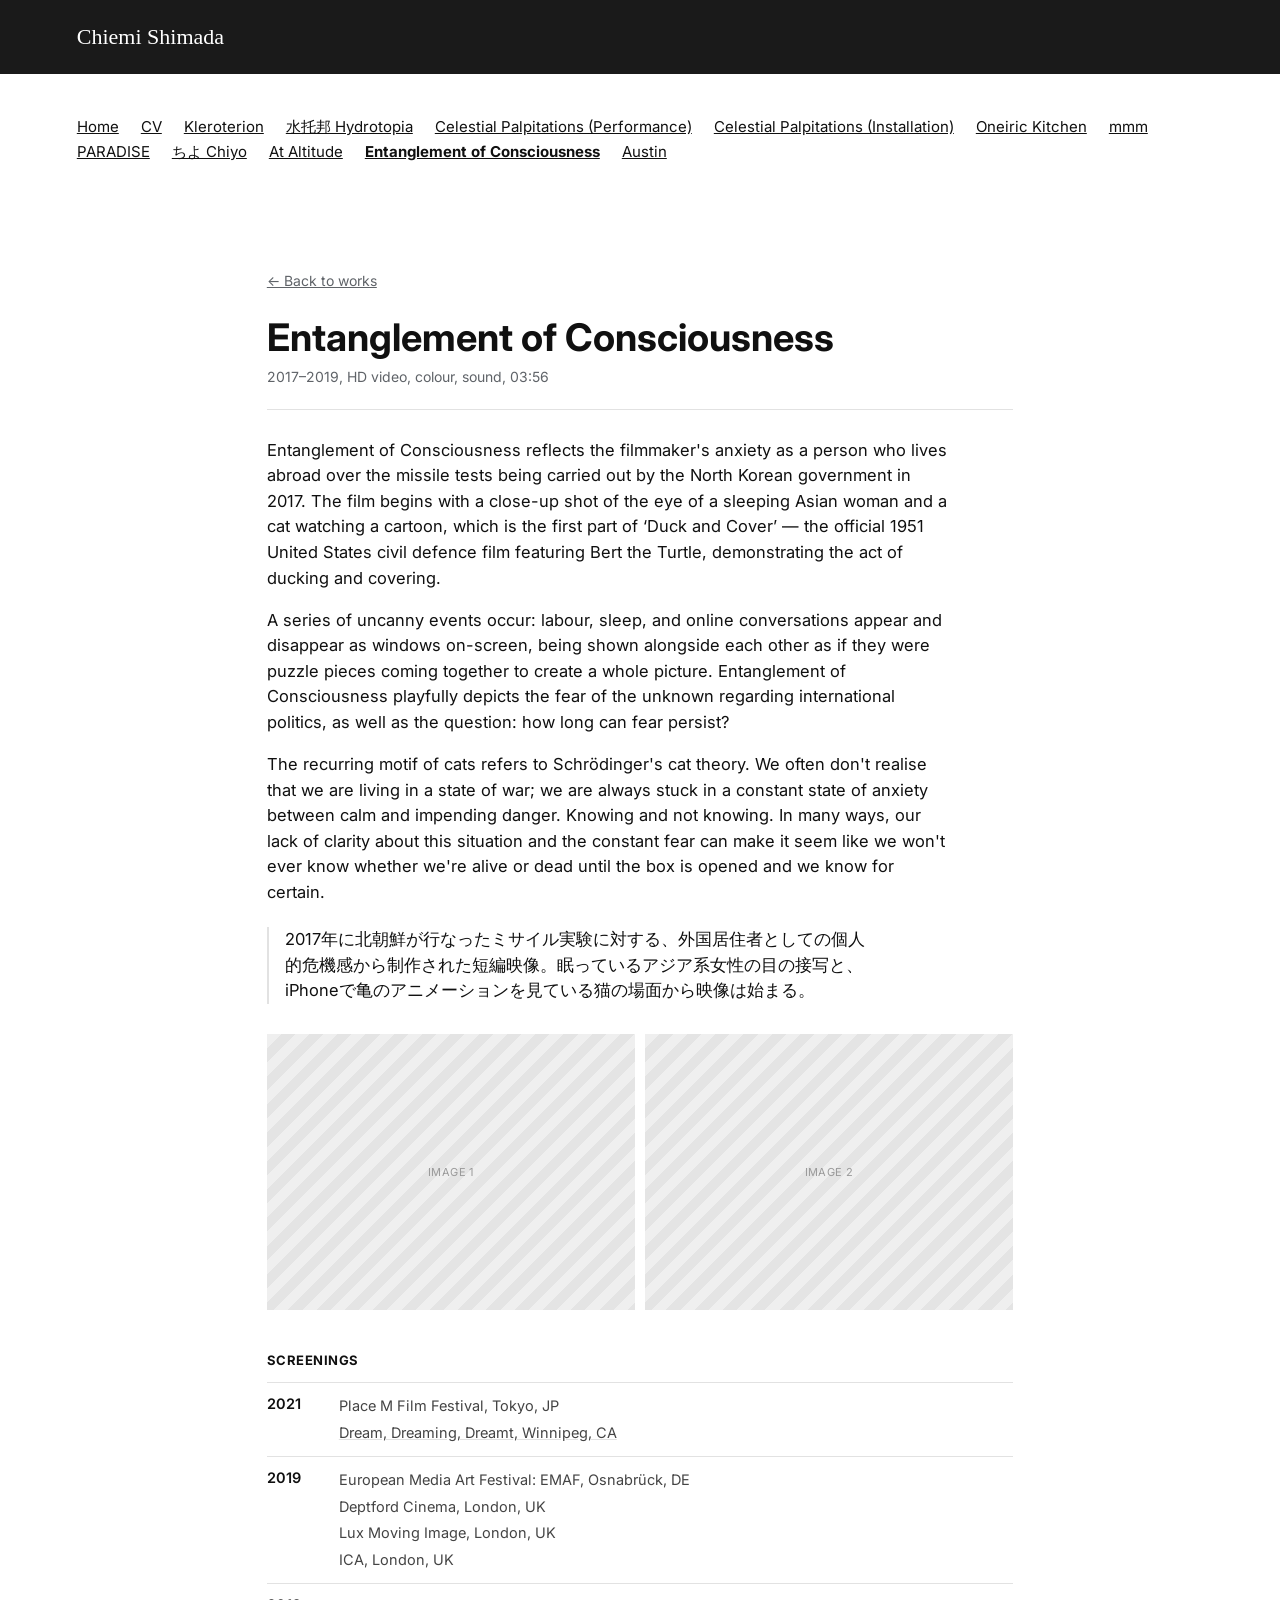
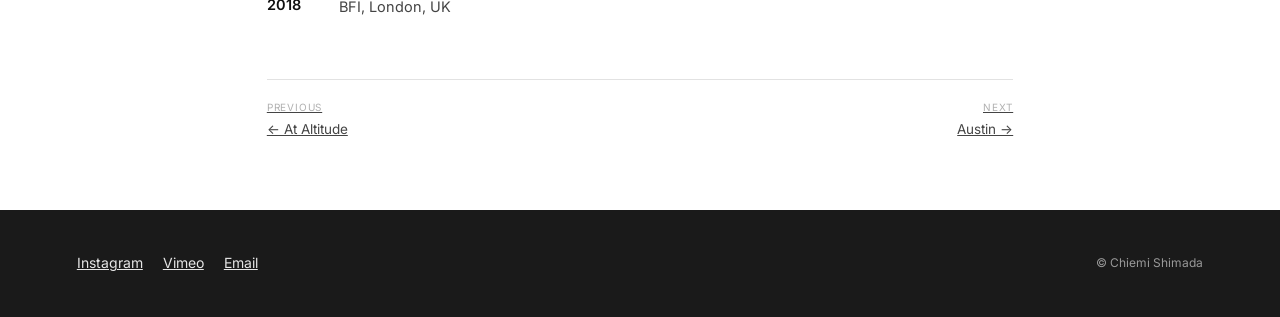
<file: projects/entanglement-of-consciousness.html>
<!DOCTYPE html>
<html lang="en">
<head>
<meta charset="UTF-8">
<meta name="viewport" content="width=device-width, initial-scale=1.0">
<title>Entanglement of Consciousness  — Chiemi Shimada</title>
<meta name="description" content="HD video, colour, sound">
<link rel="stylesheet" href="../css/style.css">
</head>
<body>
  <header class="site-header">
    <div class="bar"><a class="mark" href="../index.html">Chiemi Shimada</a></div>
  </header>
  <nav class="site-nav">
      <a href="../index.html">Home</a>
      <a href="../cv.html">CV</a>
      <a href="../projects/kleroterion.html">Kleroterion</a>
      <a href="../projects/hydrotopia.html">水托邦 Hydrotopia</a>
      <a href="../projects/celestial-palpitations-performance.html">Celestial Palpitations (Performance)</a>
      <a href="../projects/celestial-palpitations-installation.html">Celestial Palpitations (Installation)</a>
      <a href="../projects/oneiric-kitchen.html">Oneiric Kitchen</a>
      <a href="../projects/mmm.html">mmm</a>
      <a href="../projects/paradise.html">PARADISE</a>
      <a href="../projects/chiyo.html">ちよ Chiyo</a>
      <a href="../projects/at-altitude.html">At Altitude</a>
      <a href="../projects/entanglement-of-consciousness.html" class="is-active">Entanglement of Consciousness</a>
      <a href="../projects/austin.html">Austin</a>
  </nav>

  <main>
    <div class="wrap project-head">
      <a class="backlink" href="../index.html">&larr; Back to works</a>
      <h1>Entanglement of Consciousness </h1>
            <p class="meta-line">2017–2019, HD video, colour, sound, 03:56</p>
    </div>
    <div class="wrap project-body">
    <p>Entanglement of Consciousness reflects the filmmaker's anxiety as a person who lives abroad over the missile tests being carried out by the North Korean government in 2017. The film begins with a close-up shot of the eye of a sleeping Asian woman and a cat watching a cartoon, which is the first part of ‘Duck and Cover’ — the official 1951 United States civil defence film featuring Bert the Turtle, demonstrating the act of ducking and covering.</p>
    <p>A series of uncanny events occur: labour, sleep, and online conversations appear and disappear as windows on-screen, being shown alongside each other as if they were puzzle pieces coming together to create a whole picture. Entanglement of Consciousness playfully depicts the fear of the unknown regarding international politics, as well as the question: how long can fear persist?</p>
    <p>The recurring motif of cats refers to Schrödinger's cat theory. We often don't realise that we are living in a state of war; we are always stuck in a constant state of anxiety between calm and impending danger. Knowing and not knowing. In many ways, our lack of clarity about this situation and the constant fear can make it seem like we won't ever know whether we're alive or dead until the box is opened and we know for certain.</p>
    <div class="original-text">
      <p>2017年に北朝鮮が行なったミサイル実験に対する、外国居住者としての個人的危機感から制作された短編映像。眠っているアジア系女性の目の接写と、iPhoneで亀のアニメーションを見ている猫の場面から映像は始まる。</p>
    </div>
    <div class="media-grid">
      <div class="media-frame"><!-- replace with <img src="../images/entanglement-of-consciousness-01.jpg" alt=""> or a Vimeo embed -->Image 1</div>
      <div class="media-frame"><!-- replace with <img src="../images/entanglement-of-consciousness-02.jpg" alt=""> or a Vimeo embed -->Image 2</div>
    </div>
    <h3 class="block-title">Screenings</h3>
    <div class="history-list">
      <div class="history-year">
        <div class="y">2021</div>
        <ul>
          <li>Place M Film Festival, Tokyo, JP</li>
          <li><a href="https://www.winnipegfilmgroup.com/event/cabin-fever-dream-dreaming-dreamt-experimental-films-for-teens/" target="_blank" rel="noopener">Dream, Dreaming, Dreamt, Winnipeg, CA</a></li>
        </ul>
      </div>
      <div class="history-year">
        <div class="y">2019</div>
        <ul>
          <li>European Media Art Festival: EMAF, Osnabrück, DE</li>
          <li>Deptford Cinema, London, UK</li>
          <li>Lux Moving Image, London, UK</li>
          <li>ICA, London, UK</li>
        </ul>
      </div>
      <div class="history-year">
        <div class="y">2018</div>
        <ul>
          <li>BFI, London, UK</li>
        </ul>
      </div>

    </div>

      <div class="proj-nav">
        <a href="at-altitude.html"><span class="dir">Previous</span>&larr; At Altitude</a>
        <a class="next" href="austin.html"><span class="dir">Next</span>Austin &rarr;</a>
      </div>
    </div>
  </main>
  <footer class="site-footer">
    <div class="wrap">
      <div class="social">
        <a href="https://www.instagram.com/smdcem/" target="_blank" rel="noopener">Instagram</a>
        <a href="https://vimeo.com/chiemis" target="_blank" rel="noopener">Vimeo</a>
        <a href="mailto:chi00shi00@gmail.com" target="_blank" rel="noopener">Email</a>
      </div>
      <p class="copy">&copy; Chiemi Shimada</p>
    </div>
  </footer>
</body>
</html>
</file>
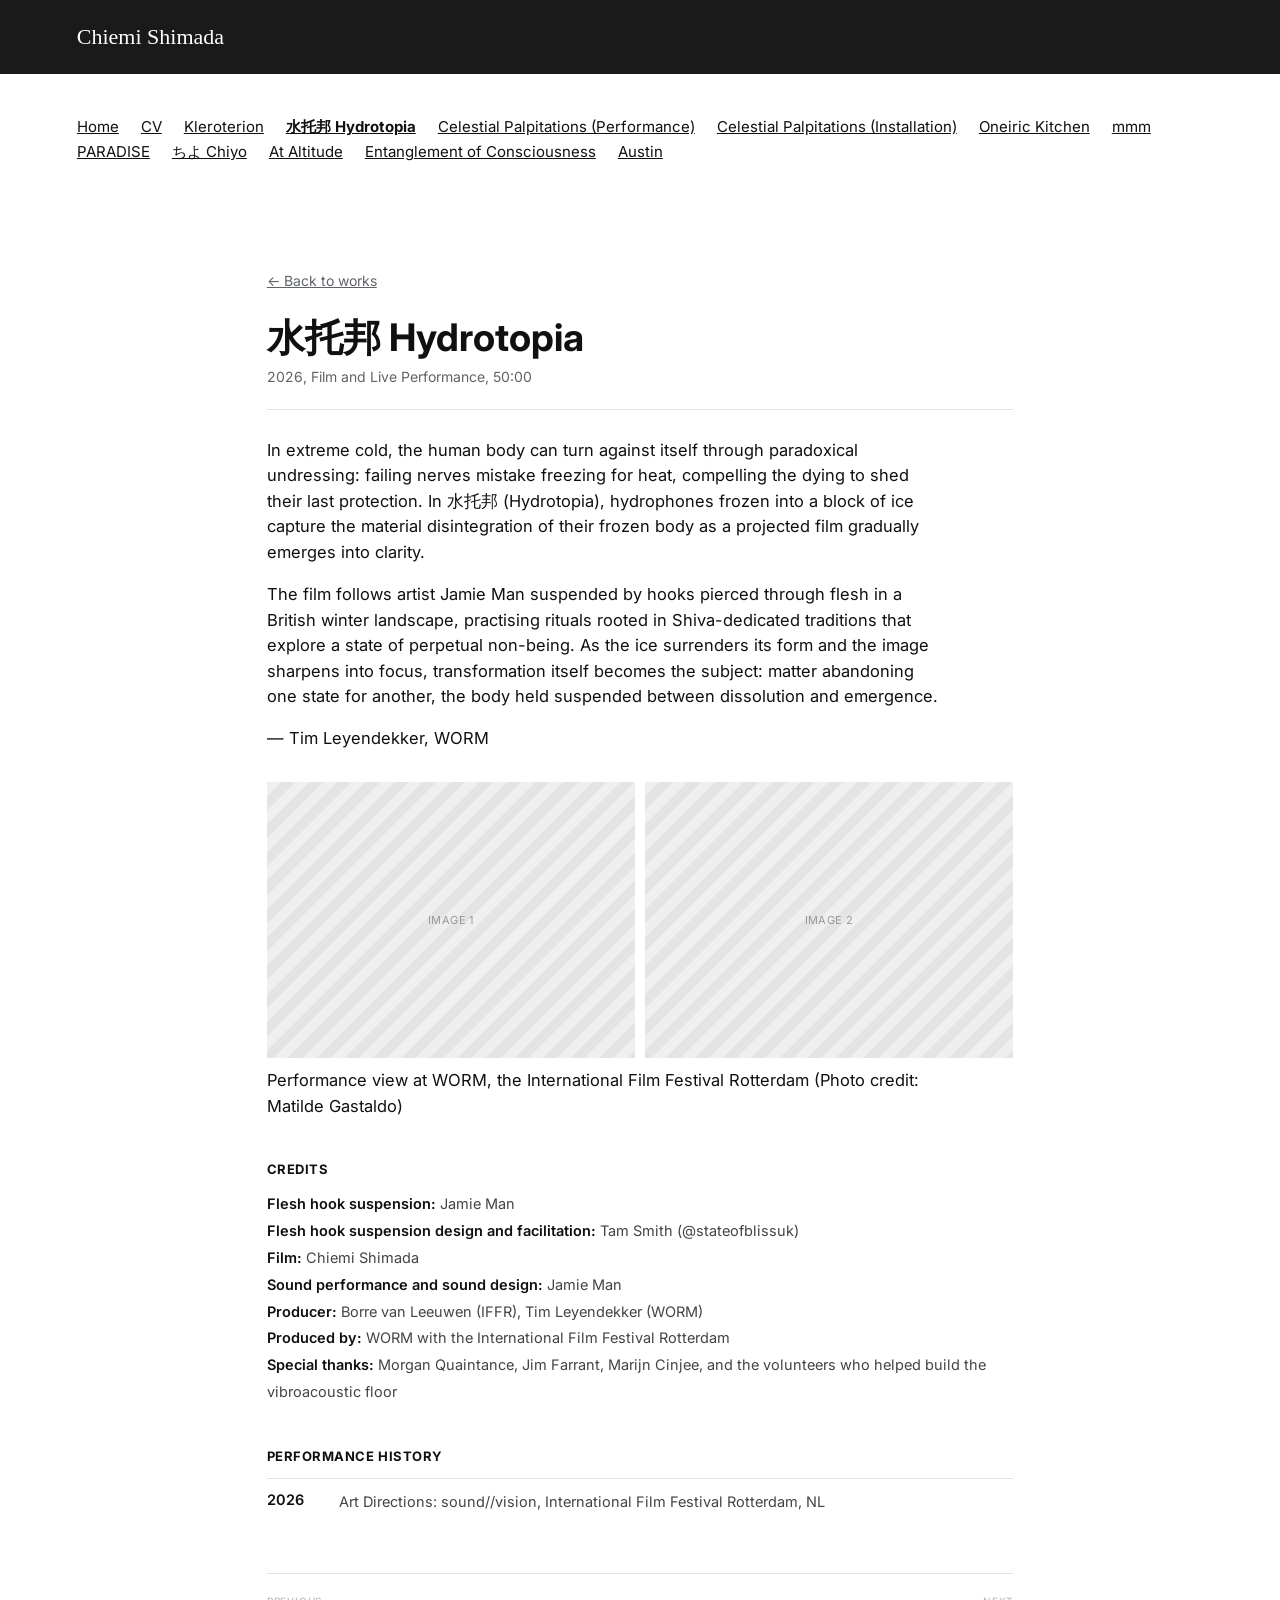
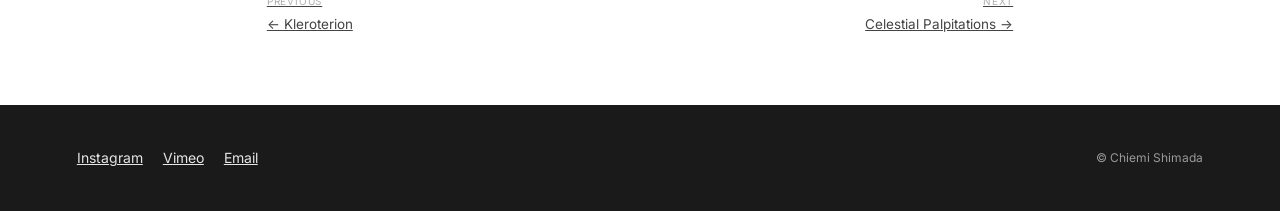
<file: projects/hydrotopia.html>
<!DOCTYPE html>
<html lang="en">
<head>
<meta charset="UTF-8">
<meta name="viewport" content="width=device-width, initial-scale=1.0">
<title>水托邦 Hydrotopia  — Chiemi Shimada</title>
<meta name="description" content="Film and Live Performance">
<link rel="stylesheet" href="../css/style.css">
</head>
<body>
  <header class="site-header">
    <div class="bar"><a class="mark" href="../index.html">Chiemi Shimada</a></div>
  </header>
  <nav class="site-nav">
      <a href="../index.html">Home</a>
      <a href="../cv.html">CV</a>
      <a href="../projects/kleroterion.html">Kleroterion</a>
      <a href="../projects/hydrotopia.html" class="is-active">水托邦 Hydrotopia</a>
      <a href="../projects/celestial-palpitations-performance.html">Celestial Palpitations (Performance)</a>
      <a href="../projects/celestial-palpitations-installation.html">Celestial Palpitations (Installation)</a>
      <a href="../projects/oneiric-kitchen.html">Oneiric Kitchen</a>
      <a href="../projects/mmm.html">mmm</a>
      <a href="../projects/paradise.html">PARADISE</a>
      <a href="../projects/chiyo.html">ちよ Chiyo</a>
      <a href="../projects/at-altitude.html">At Altitude</a>
      <a href="../projects/entanglement-of-consciousness.html">Entanglement of Consciousness</a>
      <a href="../projects/austin.html">Austin</a>
  </nav>

  <main>
    <div class="wrap project-head">
      <a class="backlink" href="../index.html">&larr; Back to works</a>
      <h1>水托邦 Hydrotopia </h1>
            <p class="meta-line">2026, Film and Live Performance, 50:00</p>
    </div>
    <div class="wrap project-body">
    <p>In extreme cold, the human body can turn against itself through paradoxical undressing: failing nerves mistake freezing for heat, compelling the dying to shed their last protection. In 水托邦 (Hydrotopia), hydrophones frozen into a block of ice capture the material disintegration of their frozen body as a projected film gradually emerges into clarity.</p>
    <p>The film follows artist Jamie Man suspended by hooks pierced through flesh in a British winter landscape, practising rituals rooted in Shiva-dedicated traditions that explore a state of perpetual non-being. As the ice surrenders its form and the image sharpens into focus, transformation itself becomes the subject: matter abandoning one state for another, the body held suspended between dissolution and emergence.</p>
    <p>— Tim Leyendekker, WORM</p>
    <div class="media-grid">
      <div class="media-frame"><!-- replace with <img src="../images/hydrotopia-01.jpg" alt=""> or a Vimeo embed -->Image 1</div>
      <div class="media-frame"><!-- replace with <img src="../images/hydrotopia-02.jpg" alt=""> or a Vimeo embed -->Image 2</div>
    </div>
    <p class="caption">Performance view at WORM, the International Film Festival Rotterdam (Photo credit: Matilde Gastaldo)</p>
    <h3 class="block-title">Credits</h3>
    <div class="credits">
      <div><span class="role">Flesh hook suspension:</span> Jamie Man</div>
      <div><span class="role">Flesh hook suspension design and facilitation:</span> Tam Smith (@stateofblissuk)</div>
      <div><span class="role">Film:</span> Chiemi Shimada</div>
      <div><span class="role">Sound performance and sound design:</span> Jamie Man</div>
      <div><span class="role">Producer:</span> Borre van Leeuwen (IFFR), Tim Leyendekker (WORM)</div>
      <div><span class="role">Produced by:</span> WORM with the International Film Festival Rotterdam</div>
      <div><span class="role">Special thanks:</span> Morgan Quaintance, Jim Farrant, Marijn Cinjee, and the volunteers who helped build the vibroacoustic floor</div>
    </div>
    <h3 class="block-title">Performance History</h3>
    <div class="history-list">
      <div class="history-year">
        <div class="y">2026</div>
        <ul>
          <li>Art Directions: sound//vision, International Film Festival Rotterdam, NL</li>
        </ul>
      </div>

    </div>

      <div class="proj-nav">
        <a href="kleroterion.html"><span class="dir">Previous</span>&larr; Kleroterion</a>
        <a class="next" href="celestial-palpitations-performance.html"><span class="dir">Next</span>Celestial Palpitations &rarr;</a>
      </div>
    </div>
  </main>
  <footer class="site-footer">
    <div class="wrap">
      <div class="social">
        <a href="https://www.instagram.com/smdcem/" target="_blank" rel="noopener">Instagram</a>
        <a href="https://vimeo.com/chiemis" target="_blank" rel="noopener">Vimeo</a>
        <a href="mailto:chi00shi00@gmail.com" target="_blank" rel="noopener">Email</a>
      </div>
      <p class="copy">&copy; Chiemi Shimada</p>
    </div>
  </footer>
</body>
</html>
</file>
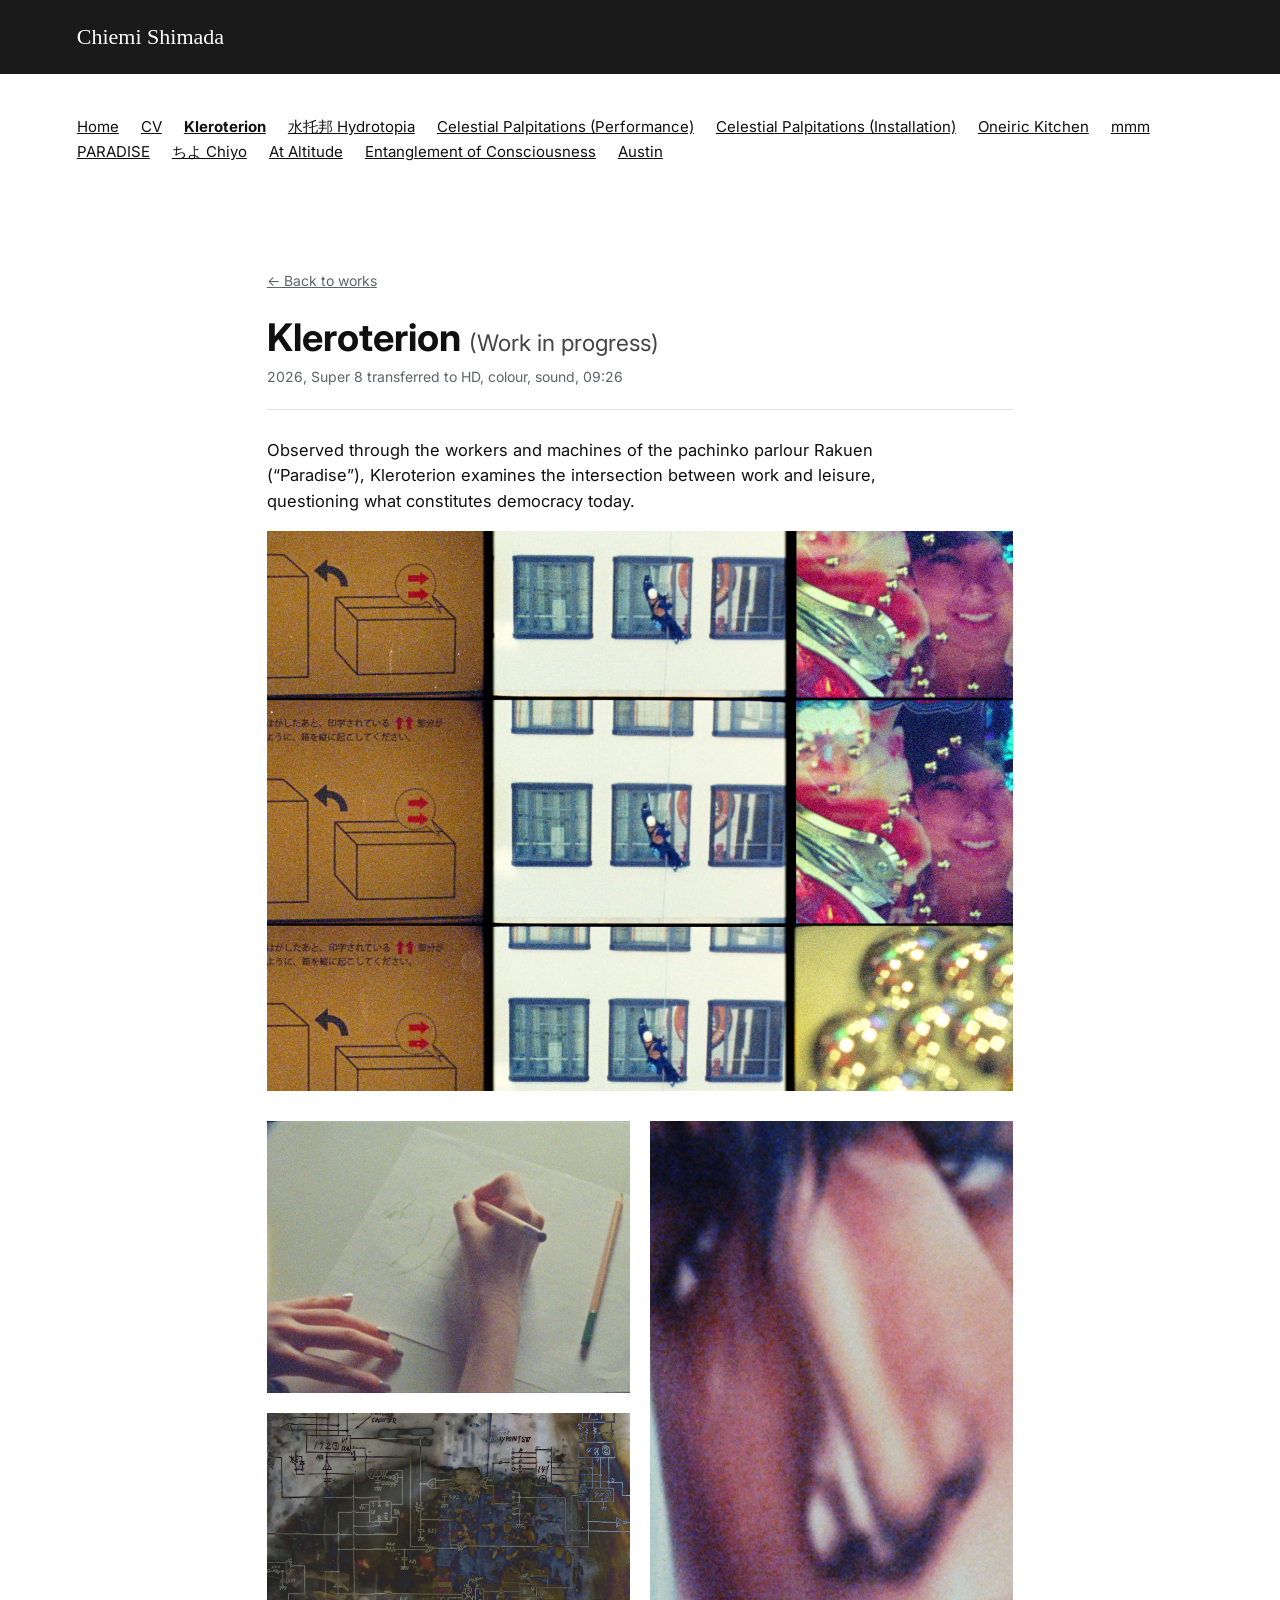
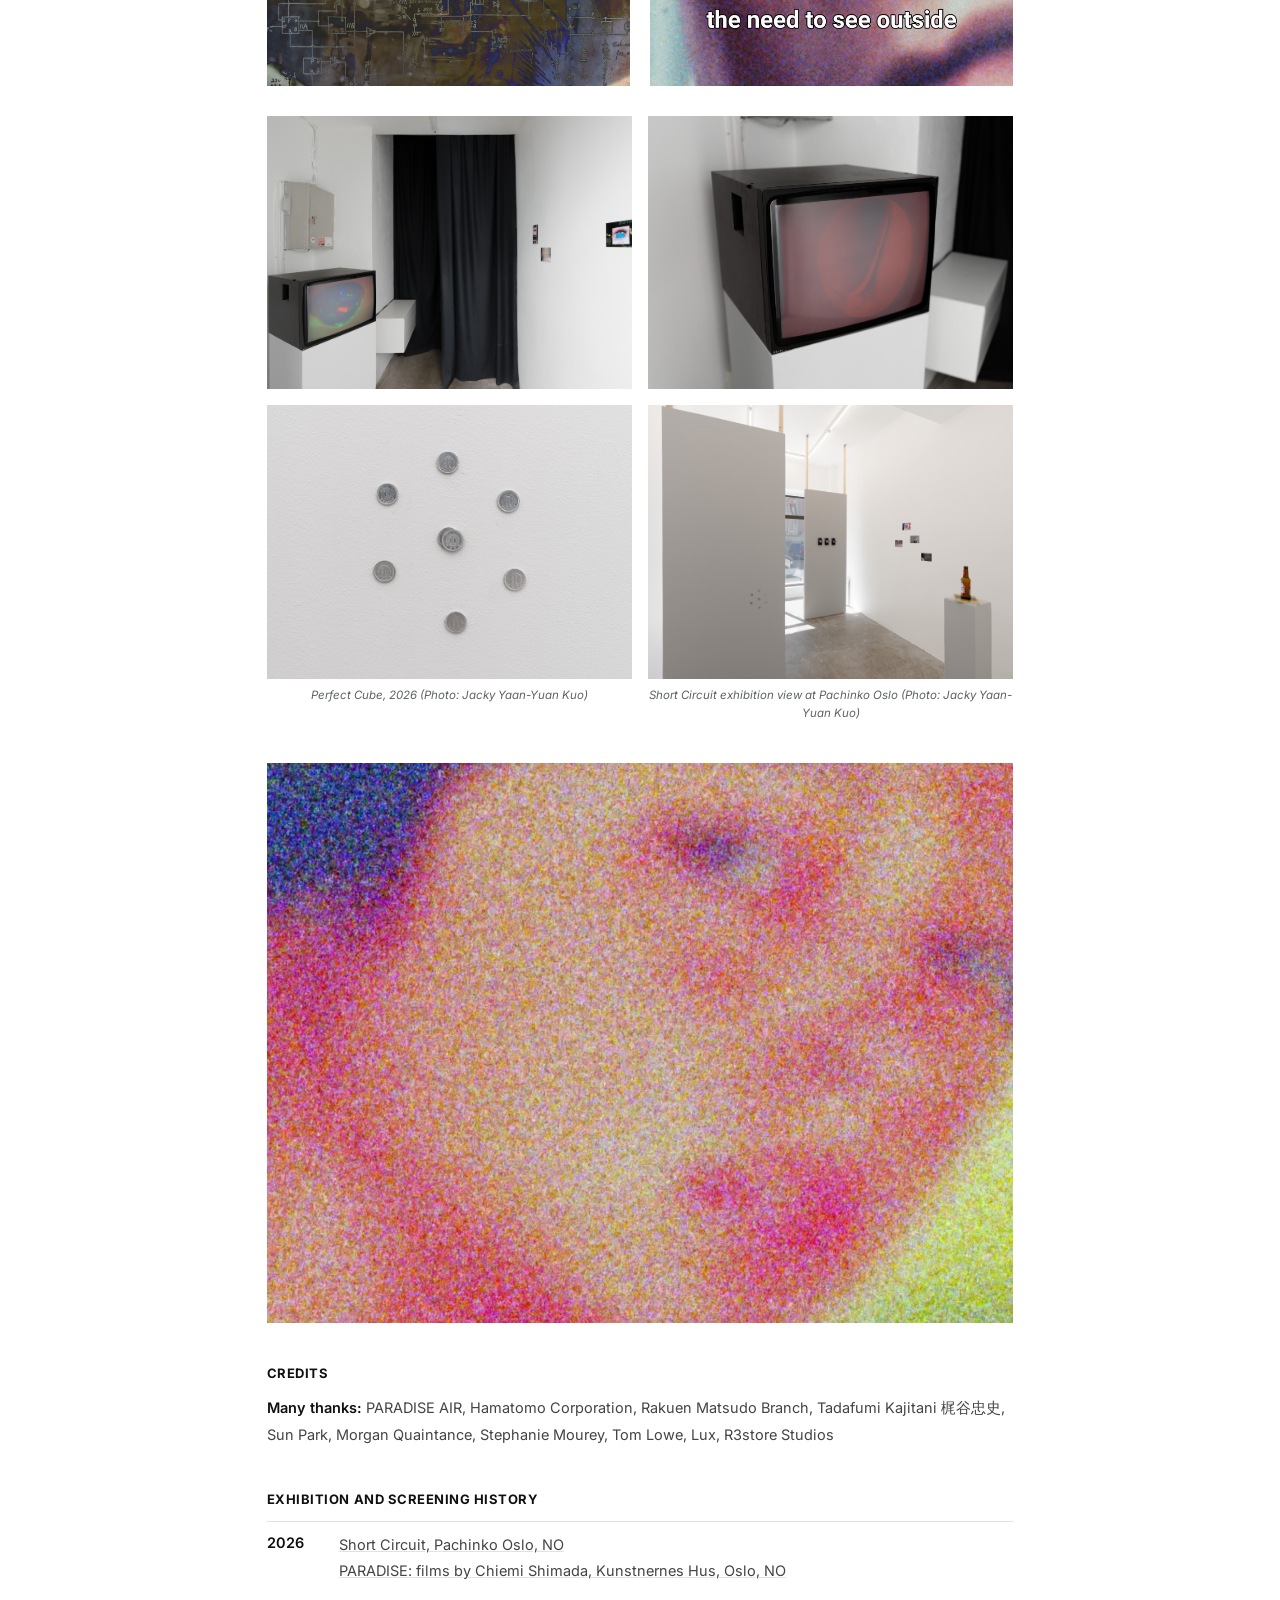
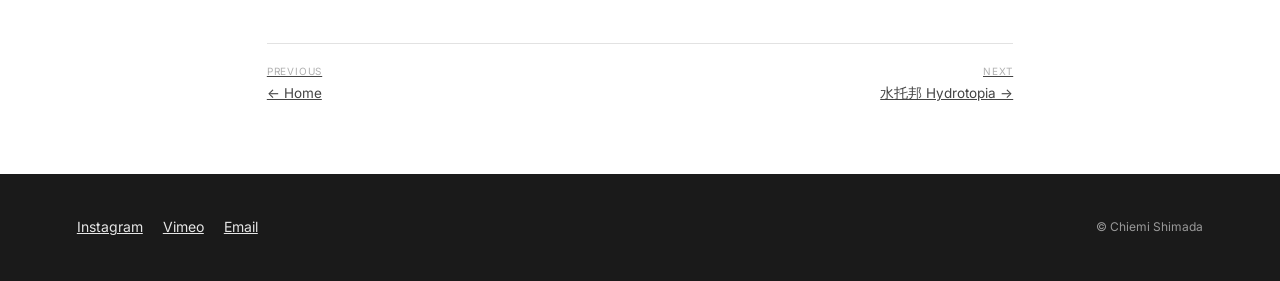
<file: projects/kleroterion.html>
<!DOCTYPE html>
<html lang="en">
<head>
<meta charset="UTF-8">
<meta name="viewport" content="width=device-width, initial-scale=1.0">
<title>Kleroterion (Work in progress) — Chiemi Shimada</title>
<meta name="description" content="Super 8 transferred to HD, colour, sound">
<link rel="stylesheet" href="../css/style.css">
</head>
<body>
  <header class="site-header">
    <div class="bar"><a class="mark" href="../index.html">Chiemi Shimada</a></div>
  </header>
  <nav class="site-nav">
      <a href="../index.html">Home</a>
      <a href="../cv.html">CV</a>
      <a href="../projects/kleroterion.html" class="is-active">Kleroterion</a>
      <a href="../projects/hydrotopia.html">水托邦 Hydrotopia</a>
      <a href="../projects/celestial-palpitations-performance.html">Celestial Palpitations (Performance)</a>
      <a href="../projects/celestial-palpitations-installation.html">Celestial Palpitations (Installation)</a>
      <a href="../projects/oneiric-kitchen.html">Oneiric Kitchen</a>
      <a href="../projects/mmm.html">mmm</a>
      <a href="../projects/paradise.html">PARADISE</a>
      <a href="../projects/chiyo.html">ちよ Chiyo</a>
      <a href="../projects/at-altitude.html">At Altitude</a>
      <a href="../projects/entanglement-of-consciousness.html">Entanglement of Consciousness</a>
      <a href="../projects/austin.html">Austin</a>
  </nav>

  <main>
    <div class="wrap project-head">
      <a class="backlink" href="../index.html">&larr; Back to works</a>
      <h1>Kleroterion <span class="sub">(Work in progress)</span></h1>
            <p class="meta-line">2026, Super 8 transferred to HD, colour, sound, 09:26</p>
    </div>
    <div class="wrap project-body">
    <p>Observed through the workers and machines of the pachinko parlour Rakuen (“Paradise”), Kleroterion examines the intersection between work and leisure, questioning what constitutes democracy today.</p>

    <div class="grid3">
      <div class="media-frame"><img src="../images/kleroterion-01.jpg" alt=""></div>
    </div>

    <!-- asymmetric pair: two stacked stills on the left, one wide still on the right -->
    <div class="image-group">

  <div class="left-images">
    <div class="media-frame">
      <img src="../images/kleroterion-02.jpg" alt="">
    </div>

    <div class="media-frame">
      <img src="../images/kleroterion-03.jpg" alt="">
    </div>
  </div>

  <div class="right-image">
    <img src="../images/kleroterion-04.jpg" alt="">
  </div>

</div>

    <!-- installation views, equal pair -->
    <div class="row-2">
      <div class="media-frame"><img src="../images/2026_Short Circuit_Pachinko_Photo by Jacky Jaan-Yuan Kuo_Web_11.jpg" alt=""></div>
      <div class="media-frame"><img src="../images/2026_Short Circuit_Pachinko_Photo by Jacky Jaan-Yuan Kuo_Web_12.jpg" alt=""></div>
    </div>

    <!-- captioned pair -->
    <div class="row-2-captioned">
      <figure>
        <div class="media-frame"><img src="../images/2026_Short Circuit_Pachinko_Photo by Jacky Jaan-Yuan Kuo_Web_10.jpg" alt=""></div>
        <figcaption><em>Perfect Cube</em>, 2026 (Photo: Jacky Yaan-Yuan Kuo)</figcaption>
      </figure>
      <figure>
        <div class="media-frame"><img src="../images/2026_Short Circuit_Pachinko_Photo by Jacky Jaan-Yuan Kuo_Web_1.jpg" alt=""></div>
        <figcaption><em>Short Circuit</em> exhibition view at Pachinko Oslo (Photo: Jacky Yaan-Yuan Kuo)</figcaption>
      </figure>
    </div>

    <!-- final large image -->
    <div class="media-frame" style="aspect-ratio:4/3; margin-bottom:34px;"><img src="../images/kleroterion-05.jpg" alt=""></div>
    <h3 class="block-title">Credits</h3>
    <div class="credits">
      <div><span class="role">Many thanks:</span> PARADISE AIR, Hamatomo Corporation, Rakuen Matsudo Branch, Tadafumi Kajitani 梶谷忠史, Sun Park, Morgan Quaintance, Stephanie Mourey, Tom Lowe, Lux, R3store Studios</div>
    </div>
    <h3 class="block-title">Exhibition and Screening History</h3>
    <div class="history-list">
      <div class="history-year">
        <div class="y">2026</div>
        <ul>
          <li><a href="https://www.pachinko.no/future" target="_blank" rel="noopener">Short Circuit, Pachinko Oslo, NO</a></li>
          <li><a href="https://kunstnerneshus.no/en/program/cinema/paradise" target="_blank" rel="noopener">PARADISE: films by Chiemi Shimada, Kunstnernes Hus, Oslo, NO</a></li>
        </ul>
      </div>

    </div>

      <div class="proj-nav">
        <a href="../index.html"><span class="dir">Previous</span>&larr; Home</a>
        <a class="next" href="hydrotopia.html"><span class="dir">Next</span>水托邦 Hydrotopia &rarr;</a>
      </div>
    </div>
  </main>
  <footer class="site-footer">
    <div class="wrap">
      <div class="social">
        <a href="https://www.instagram.com/smdcem/" target="_blank" rel="noopener">Instagram</a>
        <a href="https://vimeo.com/chiemis" target="_blank" rel="noopener">Vimeo</a>
        <a href="mailto:chi00shi00@gmail.com" target="_blank" rel="noopener">Email</a>
      </div>
      <p class="copy">&copy; Chiemi Shimada</p>
    </div>
  </footer>
</body>
</html>
</file>
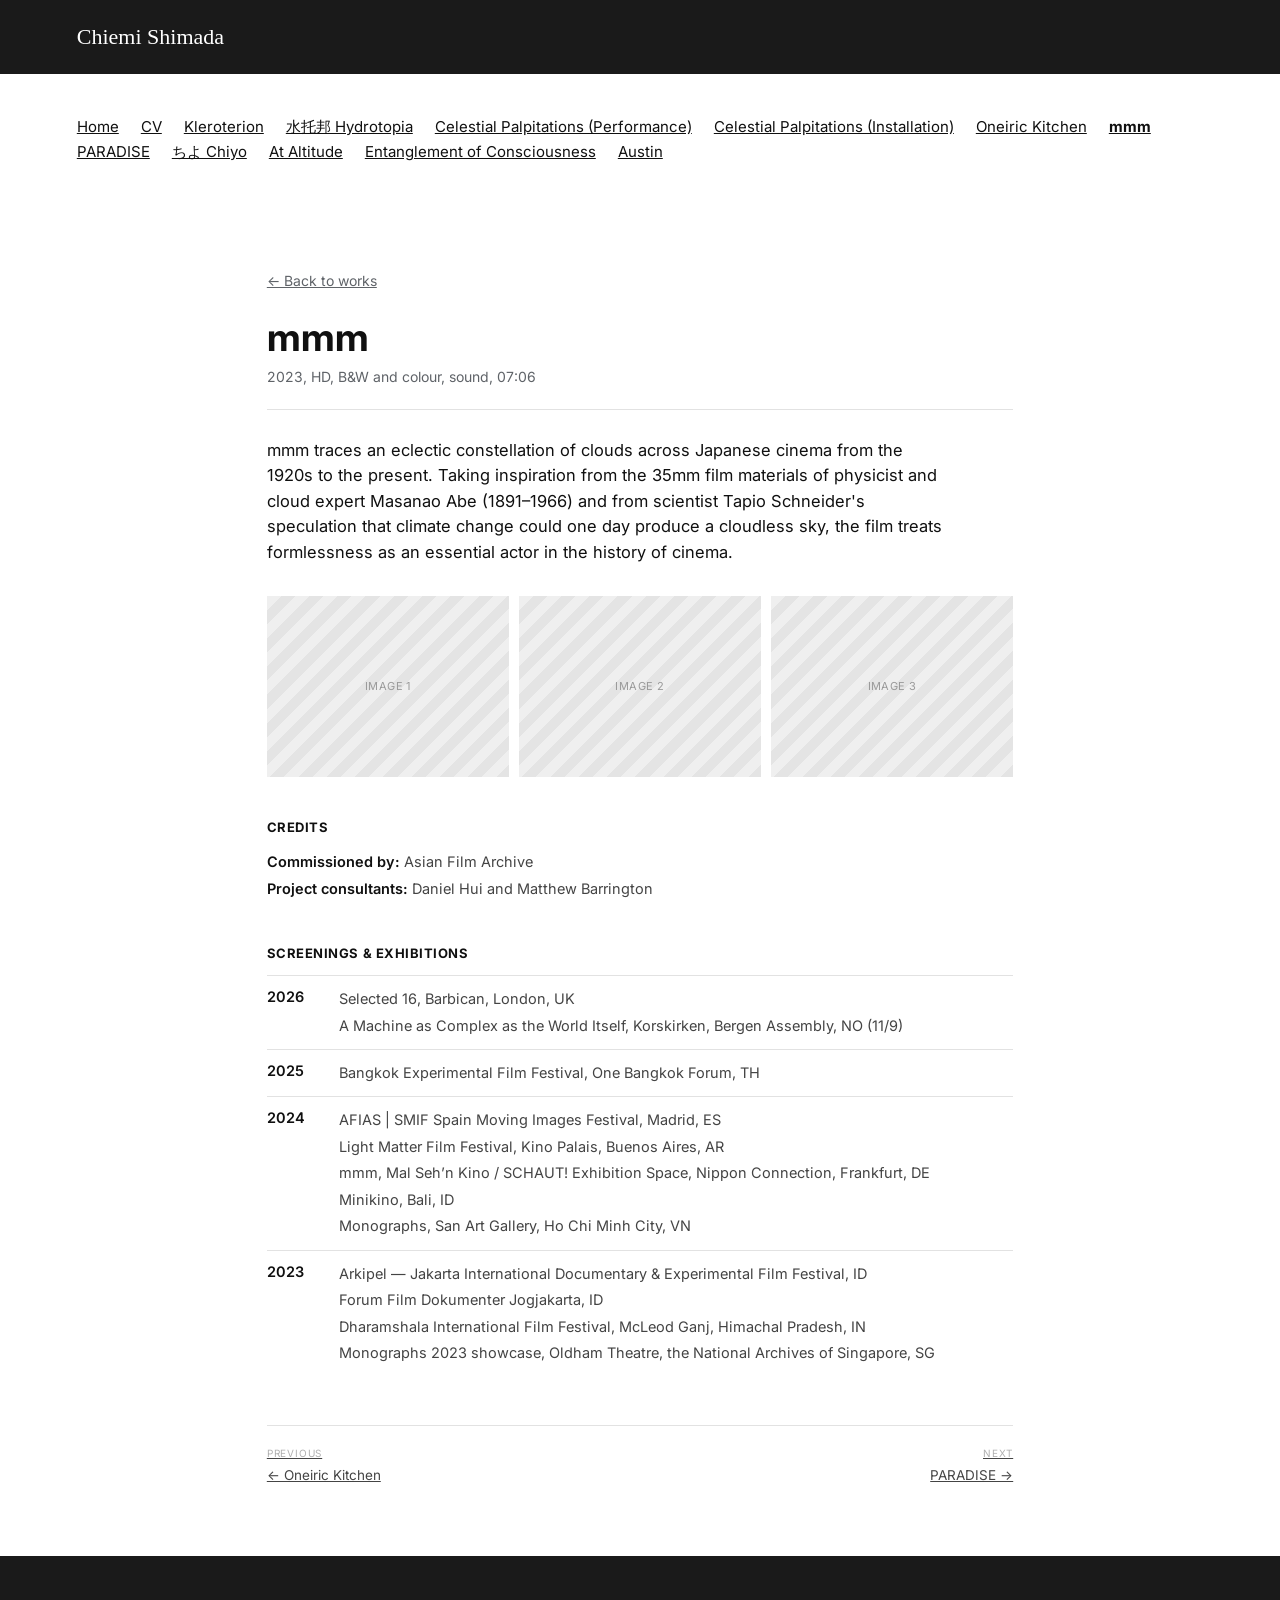
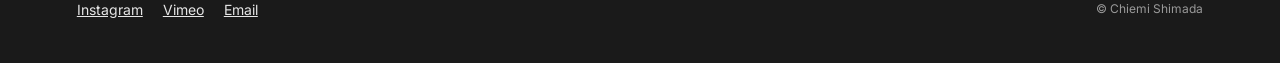
<file: projects/mmm.html>
<!DOCTYPE html>
<html lang="en">
<head>
<meta charset="UTF-8">
<meta name="viewport" content="width=device-width, initial-scale=1.0">
<title>mmm  — Chiemi Shimada</title>
<meta name="description" content="HD, B&W and colour, sound">
<link rel="stylesheet" href="../css/style.css">
</head>
<body>
  <header class="site-header">
    <div class="bar"><a class="mark" href="../index.html">Chiemi Shimada</a></div>
  </header>
  <nav class="site-nav">
      <a href="../index.html">Home</a>
      <a href="../cv.html">CV</a>
      <a href="../projects/kleroterion.html">Kleroterion</a>
      <a href="../projects/hydrotopia.html">水托邦 Hydrotopia</a>
      <a href="../projects/celestial-palpitations-performance.html">Celestial Palpitations (Performance)</a>
      <a href="../projects/celestial-palpitations-installation.html">Celestial Palpitations (Installation)</a>
      <a href="../projects/oneiric-kitchen.html">Oneiric Kitchen</a>
      <a href="../projects/mmm.html" class="is-active">mmm</a>
      <a href="../projects/paradise.html">PARADISE</a>
      <a href="../projects/chiyo.html">ちよ Chiyo</a>
      <a href="../projects/at-altitude.html">At Altitude</a>
      <a href="../projects/entanglement-of-consciousness.html">Entanglement of Consciousness</a>
      <a href="../projects/austin.html">Austin</a>
  </nav>

  <main>
    <div class="wrap project-head">
      <a class="backlink" href="../index.html">&larr; Back to works</a>
      <h1>mmm </h1>
            <p class="meta-line">2023, HD, B&W and colour, sound, 07:06</p>
    </div>
    <div class="wrap project-body">
    <p>mmm traces an eclectic constellation of clouds across Japanese cinema from the 1920s to the present. Taking inspiration from the 35mm film materials of physicist and cloud expert Masanao Abe (1891–1966) and from scientist Tapio Schneider's speculation that climate change could one day produce a cloudless sky, the film treats formlessness as an essential actor in the history of cinema.</p>
    <div class="media-grid">
      <div class="media-frame"><!-- replace with <img src="../images/mmm-01.jpg" alt=""> or a Vimeo embed -->Image 1</div>
      <div class="media-frame"><!-- replace with <img src="../images/mmm-02.jpg" alt=""> or a Vimeo embed -->Image 2</div>
      <div class="media-frame"><!-- replace with <img src="../images/mmm-03.jpg" alt=""> or a Vimeo embed -->Image 3</div>
    </div>
    <h3 class="block-title">Credits</h3>
    <div class="credits">
      <div><span class="role">Commissioned by:</span> Asian Film Archive</div>
      <div><span class="role">Project consultants:</span> Daniel Hui and Matthew Barrington</div>
    </div>
    <h3 class="block-title">Screenings & Exhibitions</h3>
    <div class="history-list">
      <div class="history-year">
        <div class="y">2026</div>
        <ul>
          <li>Selected 16, Barbican, London, UK</li>
          <li>A Machine as Complex as the World Itself, Korskirken, Bergen Assembly, NO (11/9)</li>
        </ul>
      </div>
      <div class="history-year">
        <div class="y">2025</div>
        <ul>
          <li>Bangkok Experimental Film Festival, One Bangkok Forum, TH</li>
        </ul>
      </div>
      <div class="history-year">
        <div class="y">2024</div>
        <ul>
          <li>AFIAS | SMIF Spain Moving Images Festival, Madrid, ES</li>
          <li>Light Matter Film Festival, Kino Palais, Buenos Aires, AR</li>
          <li>mmm, Mal Seh’n Kino / SCHAUT! Exhibition Space, Nippon Connection, Frankfurt, DE</li>
          <li>Minikino, Bali, ID</li>
          <li>Monographs, San Art Gallery, Ho Chi Minh City, VN</li>
        </ul>
      </div>
      <div class="history-year">
        <div class="y">2023</div>
        <ul>
          <li>Arkipel — Jakarta International Documentary & Experimental Film Festival, ID</li>
          <li>Forum Film Dokumenter Jogjakarta, ID</li>
          <li>Dharamshala International Film Festival, McLeod Ganj, Himachal Pradesh, IN</li>
          <li>Monographs 2023 showcase, Oldham Theatre, the National Archives of Singapore, SG</li>
        </ul>
      </div>

    </div>

      <div class="proj-nav">
        <a href="oneiric-kitchen.html"><span class="dir">Previous</span>&larr; Oneiric Kitchen</a>
        <a class="next" href="paradise.html"><span class="dir">Next</span>PARADISE &rarr;</a>
      </div>
    </div>
  </main>
  <footer class="site-footer">
    <div class="wrap">
      <div class="social">
        <a href="https://www.instagram.com/smdcem/" target="_blank" rel="noopener">Instagram</a>
        <a href="https://vimeo.com/chiemis" target="_blank" rel="noopener">Vimeo</a>
        <a href="mailto:chi00shi00@gmail.com" target="_blank" rel="noopener">Email</a>
      </div>
      <p class="copy">&copy; Chiemi Shimada</p>
    </div>
  </footer>
</body>
</html>
</file>
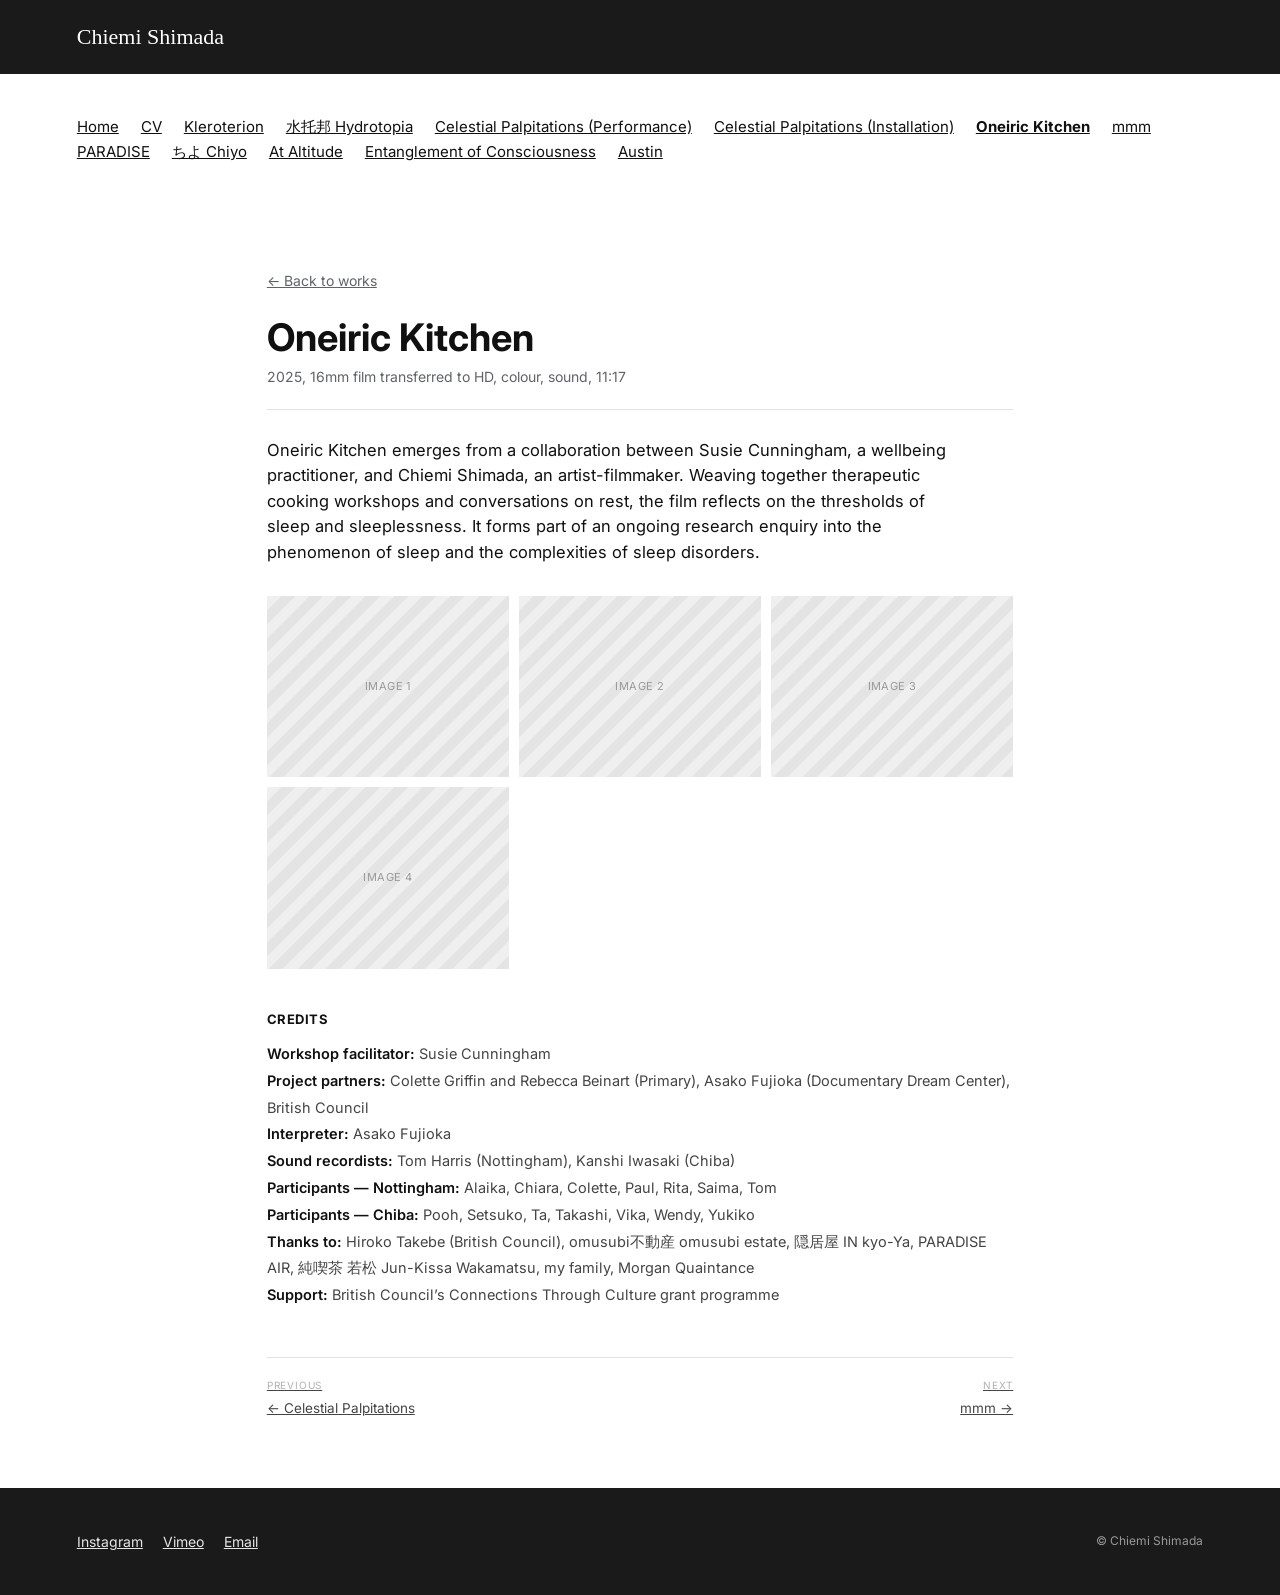
<file: projects/oneiric-kitchen.html>
<!DOCTYPE html>
<html lang="en">
<head>
<meta charset="UTF-8">
<meta name="viewport" content="width=device-width, initial-scale=1.0">
<title>Oneiric Kitchen  — Chiemi Shimada</title>
<meta name="description" content="16mm film transferred to HD, colour, sound">
<link rel="stylesheet" href="../css/style.css">
</head>
<body>
  <header class="site-header">
    <div class="bar"><a class="mark" href="../index.html">Chiemi Shimada</a></div>
  </header>
  <nav class="site-nav">
      <a href="../index.html">Home</a>
      <a href="../cv.html">CV</a>
      <a href="../projects/kleroterion.html">Kleroterion</a>
      <a href="../projects/hydrotopia.html">水托邦 Hydrotopia</a>
      <a href="../projects/celestial-palpitations-performance.html">Celestial Palpitations (Performance)</a>
      <a href="../projects/celestial-palpitations-installation.html">Celestial Palpitations (Installation)</a>
      <a href="../projects/oneiric-kitchen.html" class="is-active">Oneiric Kitchen</a>
      <a href="../projects/mmm.html">mmm</a>
      <a href="../projects/paradise.html">PARADISE</a>
      <a href="../projects/chiyo.html">ちよ Chiyo</a>
      <a href="../projects/at-altitude.html">At Altitude</a>
      <a href="../projects/entanglement-of-consciousness.html">Entanglement of Consciousness</a>
      <a href="../projects/austin.html">Austin</a>
  </nav>

  <main>
    <div class="wrap project-head">
      <a class="backlink" href="../index.html">&larr; Back to works</a>
      <h1>Oneiric Kitchen </h1>
            <p class="meta-line">2025, 16mm film transferred to HD, colour, sound, 11:17</p>
    </div>
    <div class="wrap project-body">
    <p>Oneiric Kitchen emerges from a collaboration between Susie Cunningham, a wellbeing practitioner, and Chiemi Shimada, an artist-filmmaker. Weaving together therapeutic cooking workshops and conversations on rest, the film reflects on the thresholds of sleep and sleeplessness. It forms part of an ongoing research enquiry into the phenomenon of sleep and the complexities of sleep disorders.</p>
    <div class="media-grid">
      <div class="media-frame"><!-- replace with <img src="../images/oneiric-kitchen-01.jpg" alt=""> or a Vimeo embed -->Image 1</div>
      <div class="media-frame"><!-- replace with <img src="../images/oneiric-kitchen-02.jpg" alt=""> or a Vimeo embed -->Image 2</div>
      <div class="media-frame"><!-- replace with <img src="../images/oneiric-kitchen-03.jpg" alt=""> or a Vimeo embed -->Image 3</div>
      <div class="media-frame"><!-- replace with <img src="../images/oneiric-kitchen-04.jpg" alt=""> or a Vimeo embed -->Image 4</div>
    </div>
    <h3 class="block-title">Credits</h3>
    <div class="credits">
      <div><span class="role">Workshop facilitator:</span> Susie Cunningham</div>
      <div><span class="role">Project partners:</span> Colette Griffin and Rebecca Beinart (Primary), Asako Fujioka (Documentary Dream Center), British Council</div>
      <div><span class="role">Interpreter:</span> Asako Fujioka</div>
      <div><span class="role">Sound recordists:</span> Tom Harris (Nottingham), Kanshi Iwasaki (Chiba)</div>
      <div><span class="role">Participants — Nottingham:</span> Alaika, Chiara, Colette, Paul, Rita, Saima, Tom</div>
      <div><span class="role">Participants — Chiba:</span> Pooh, Setsuko, Ta, Takashi, Vika, Wendy, Yukiko</div>
      <div><span class="role">Thanks to:</span> Hiroko Takebe (British Council), omusubi不動産 omusubi estate, 隠居屋 IN kyo-Ya, PARADISE AIR, 純喫茶 若松 Jun-Kissa Wakamatsu, my family, Morgan Quaintance</div>
      <div><span class="role">Support:</span> British Council’s Connections Through Culture grant programme</div>
    </div>

      <div class="proj-nav">
        <a href="celestial-palpitations-installation.html"><span class="dir">Previous</span>&larr; Celestial Palpitations</a>
        <a class="next" href="mmm.html"><span class="dir">Next</span>mmm &rarr;</a>
      </div>
    </div>
  </main>
  <footer class="site-footer">
    <div class="wrap">
      <div class="social">
        <a href="https://www.instagram.com/smdcem/" target="_blank" rel="noopener">Instagram</a>
        <a href="https://vimeo.com/chiemis" target="_blank" rel="noopener">Vimeo</a>
        <a href="mailto:chi00shi00@gmail.com" target="_blank" rel="noopener">Email</a>
      </div>
      <p class="copy">&copy; Chiemi Shimada</p>
    </div>
  </footer>
</body>
</html>
</file>
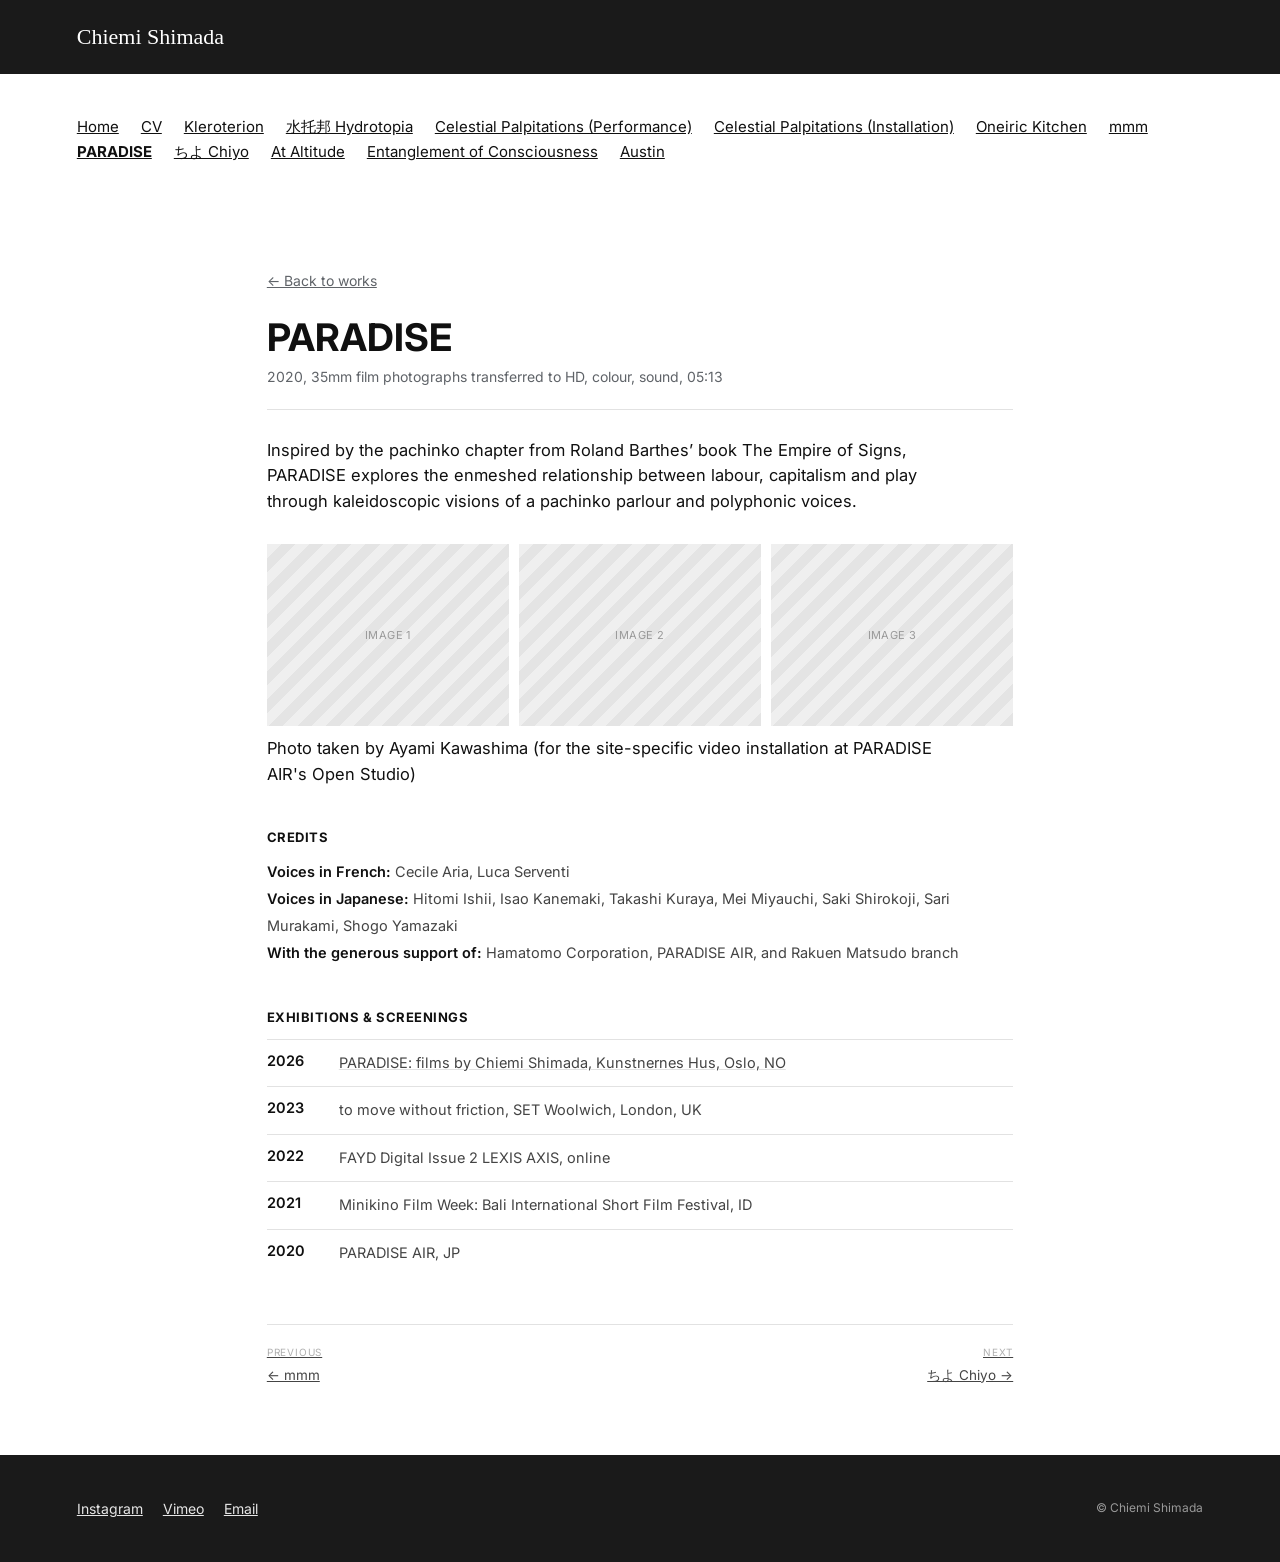
<file: projects/paradise.html>
<!DOCTYPE html>
<html lang="en">
<head>
<meta charset="UTF-8">
<meta name="viewport" content="width=device-width, initial-scale=1.0">
<title>PARADISE  — Chiemi Shimada</title>
<meta name="description" content="35mm film photographs transferred to HD, colour, sound">
<link rel="stylesheet" href="../css/style.css">
</head>
<body>
  <header class="site-header">
    <div class="bar"><a class="mark" href="../index.html">Chiemi Shimada</a></div>
  </header>
  <nav class="site-nav">
      <a href="../index.html">Home</a>
      <a href="../cv.html">CV</a>
      <a href="../projects/kleroterion.html">Kleroterion</a>
      <a href="../projects/hydrotopia.html">水托邦 Hydrotopia</a>
      <a href="../projects/celestial-palpitations-performance.html">Celestial Palpitations (Performance)</a>
      <a href="../projects/celestial-palpitations-installation.html">Celestial Palpitations (Installation)</a>
      <a href="../projects/oneiric-kitchen.html">Oneiric Kitchen</a>
      <a href="../projects/mmm.html">mmm</a>
      <a href="../projects/paradise.html" class="is-active">PARADISE</a>
      <a href="../projects/chiyo.html">ちよ Chiyo</a>
      <a href="../projects/at-altitude.html">At Altitude</a>
      <a href="../projects/entanglement-of-consciousness.html">Entanglement of Consciousness</a>
      <a href="../projects/austin.html">Austin</a>
  </nav>

  <main>
    <div class="wrap project-head">
      <a class="backlink" href="../index.html">&larr; Back to works</a>
      <h1>PARADISE </h1>
            <p class="meta-line">2020, 35mm film photographs transferred to HD, colour, sound, 05:13</p>
    </div>
    <div class="wrap project-body">
    <p>Inspired by the pachinko chapter from Roland Barthes’ book The Empire of Signs, PARADISE explores the enmeshed relationship between labour, capitalism and play through kaleidoscopic visions of a pachinko parlour and polyphonic voices.</p>
    <div class="media-grid">
      <div class="media-frame"><!-- replace with <img src="../images/paradise-01.jpg" alt=""> or a Vimeo embed -->Image 1</div>
      <div class="media-frame"><!-- replace with <img src="../images/paradise-02.jpg" alt=""> or a Vimeo embed -->Image 2</div>
      <div class="media-frame"><!-- replace with <img src="../images/paradise-03.jpg" alt=""> or a Vimeo embed -->Image 3</div>
    </div>
    <p class="caption">Photo taken by Ayami Kawashima (for the site-specific video installation at PARADISE AIR's Open Studio)</p>
    <h3 class="block-title">Credits</h3>
    <div class="credits">
      <div><span class="role">Voices in French:</span> Cecile Aria, Luca Serventi</div>
      <div><span class="role">Voices in Japanese:</span> Hitomi Ishii, Isao Kanemaki, Takashi Kuraya, Mei Miyauchi, Saki Shirokoji, Sari Murakami, Shogo Yamazaki</div>
      <div><span class="role">With the generous support of:</span> Hamatomo Corporation, PARADISE AIR, and Rakuen Matsudo branch</div>
    </div>
    <h3 class="block-title">Exhibitions & Screenings</h3>
    <div class="history-list">
      <div class="history-year">
        <div class="y">2026</div>
        <ul>
          <li><a href="https://kunstnerneshus.no/en/program/cinema/paradise" target="_blank" rel="noopener">PARADISE: films by Chiemi Shimada, Kunstnernes Hus, Oslo, NO</a></li>
        </ul>
      </div>
      <div class="history-year">
        <div class="y">2023</div>
        <ul>
          <li>to move without friction, SET Woolwich, London, UK</li>
        </ul>
      </div>
      <div class="history-year">
        <div class="y">2022</div>
        <ul>
          <li>FAYD Digital Issue 2 LEXIS AXIS, online</li>
        </ul>
      </div>
      <div class="history-year">
        <div class="y">2021</div>
        <ul>
          <li>Minikino Film Week: Bali International Short Film Festival, ID</li>
        </ul>
      </div>
      <div class="history-year">
        <div class="y">2020</div>
        <ul>
          <li>PARADISE AIR, JP</li>
        </ul>
      </div>

    </div>

      <div class="proj-nav">
        <a href="mmm.html"><span class="dir">Previous</span>&larr; mmm</a>
        <a class="next" href="chiyo.html"><span class="dir">Next</span>ちよ Chiyo &rarr;</a>
      </div>
    </div>
  </main>
  <footer class="site-footer">
    <div class="wrap">
      <div class="social">
        <a href="https://www.instagram.com/smdcem/" target="_blank" rel="noopener">Instagram</a>
        <a href="https://vimeo.com/chiemis" target="_blank" rel="noopener">Vimeo</a>
        <a href="mailto:chi00shi00@gmail.com" target="_blank" rel="noopener">Email</a>
      </div>
      <p class="copy">&copy; Chiemi Shimada</p>
    </div>
  </footer>
</body>
</html>
</file>
<file: css/style.css>
/* ==========================================================================
   Chiemi Shimada — portfolio
   Plain, gallery-grid design matching the original Google Sites layout:
   a solid dark header bar, a plain underlined text nav, and a simple grid
   of image thumbnails with bold titles and grey medium tags underneath.
   No colour accents, no decorative motion — the work carries the page.
   ========================================================================== */

@import url('https://fonts.googleapis.com/css2?family=Inter:wght@400;500;600;700&display=swap');

:root{
  --header-bg: #1a1a1a;
  --ink:       #101010;
  --ink-soft:  #444444;
  --grey:      #5f6368;
  --line:      #e2e2e2;
  --paper:     #ffffff;

  --f-ui: 'Inter', -apple-system, BlinkMacSystemFont, 'Segoe UI', Roboto, Helvetica, Arial, sans-serif;

  --side: clamp(20px, 6vw, 80px);
}

*{ box-sizing: border-box; }

body{
  margin: 0;
  background: var(--paper);
  color: var(--ink);
  font-family: var(--f-ui);
  font-size: 16px;
  line-height: 1.55;
}

a{ color: inherit; }
img{ max-width: 100%; display: block; }

.wrap{
  max-width: 1400px;
  margin: 0 auto;
  padding: 0 var(--side);
}

/* ---------- hero banner (home page only) --------------------------------- */

.hero-banner{
  position: relative;
  width: 100%;
  height: 94vh;
  min-height: 520px;
  max-height: 920px;
  overflow: hidden;
  background:
    repeating-linear-gradient(135deg, #d8d3c6, #d8d3c6 10px, #cfc9ba 10px, #cfc9ba 20px);
}
.hero-banner img{
  width: 100%;
  height: 100%;
  object-fit: cover;
}
.hero-banner .placeholder-label{
  position: absolute;
  inset: 0;
  display: flex;
  align-items: center;
  justify-content: center;
  font-size: 13px;
  letter-spacing: .04em;
  text-transform: uppercase;
  color: #8a8577;
  text-align: center;
  padding: 20px;
}

.hero-banner .hero-name{
  display: none; /* name now lives in the fixed header, see below */
}

/* ---------- header bar -------------------------------------------------- */

.site-header{
  background: var(--header-bg);
}

/* home page only: header is fixed in place from the very top of the page,
   transparent over the banner image, then solidifies to the dark bar once
   scrolled (see the small script at the bottom of index.html) */
.site-header--overlay{
  position: fixed;
  top: 0; left: 0; right: 0;
  z-index: 50;
  background: transparent;
  transition: background-color .25s ease;
}
.site-header--overlay.is-scrolled{
  background: var(--header-bg);
}

.site-header .bar{
  max-width: 1400px;
  margin: 0 auto;
  padding: 20px var(--side);
}

.site-header .mark{
  color: #ffffff;
  font-family: 'cabazon', serif;
  font-size: 22px;
  font-weight: 500;
  text-decoration: none;
}

/* ---------- nav ----------------------------------------------------------- */

.site-nav{
  padding: 40px var(--side) 56px;
  max-width: 1400px;
  margin: 0 auto;
}

.site-nav a{
  font-size: 15px;
  text-decoration: underline;
  color: var(--ink);
  margin-right: 18px;
  white-space: nowrap;
  display: inline-block;
}

.site-nav a.is-active{ font-weight: 700; }

/* ---------- home grid ----------------------------------------------------- */

.grid{
  display: flex;
  flex-wrap: wrap;
  gap: 40px 28px;
  padding-bottom: 64px;
}

.card{
  text-decoration: none;
  color: var(--ink);
  display: block;
  flex: 0 0 calc(25% - 21px);
  min-width: 220px;
}

.card .thumb{
  aspect-ratio: 5 / 4.2;
  overflow: hidden;
  background: #efefef;
  margin-bottom: 14px;
}
.card .thumb img{ width: 100%; height: 100%; object-fit: cover; }
.card .thumb.placeholder{
  display: flex;
  align-items: center;
  justify-content: center;
  font-size: 11px;
  letter-spacing: .04em;
  text-transform: uppercase;
  color: #9a9a9a;
  background:
    repeating-linear-gradient(135deg, #efefef, #efefef 10px, #e4e4e4 10px, #e4e4e4 20px);
}

.card .title{
  text-align: center;
  font-size: 17px;
  font-weight: 700;
  margin: 0 0 4px;
}
.card .title .sub{ font-weight: 400; }

.card .tags{
  text-align: center;
  font-size: 14px;
  color: var(--ink-soft);
}

.card:hover .title{ text-decoration: underline; }

/* ---------- project page -------------------------------------------------- */

.project-head{
  max-width: 900px;
  padding-top: 48px;
}

.project-head .backlink{
  display: inline-block;
  font-size: 14px;
  text-decoration: underline;
  color: var(--grey);
  margin-bottom: 24px;
}
.project-head .backlink:hover{ color: var(--ink); }

.project-head h1{
  font-size: clamp(28px, 4vw, 38px);
  font-weight: 700;
  margin: 0 0 4px;
  line-height: 1.2;
}
.project-head h1 .sub{ font-weight: 400; font-size: .6em; color: var(--ink-soft); }

.project-head .jp-title{
  font-size: 17px;
  color: var(--ink-soft);
  margin: 0 0 18px;
}

.meta-line{
  font-size: 14px;
  color: var(--grey);
  line-height: 1.7;
  padding-bottom: 20px;
  margin: 0 0 28px;
  border-bottom: 1px solid var(--line);
  max-width: 900px;
}

.project-body{ max-width: 900px; }

.project-body p{
  font-size: 16.5px;
  color: var(--ink);
  max-width: 68ch;
}

.project-body .original-text{
  font-size: 15px;
  color: var(--ink-soft);
  max-width: 68ch;
  border-left: 2px solid var(--line);
  padding-left: 16px;
  margin: 22px 0 30px;
}

.media-grid{
  display: grid;
  grid-template-columns: repeat(auto-fit, minmax(220px, 1fr));
  gap: 10px;
  margin: 30px 0;
}
.media-frame{
  aspect-ratio: 4 / 3;
  background:
    repeating-linear-gradient(135deg, #efefef, #efefef 10px, #e4e4e4 10px, #e4e4e4 20px);
  display: flex;
  align-items: center;
  justify-content: center;
  font-size: 11px;
  letter-spacing: .04em;
  text-transform: uppercase;
  color: #9a9a9a;
  text-align: center;
  padding: 0px;
}
.media-frame img{ width: 100%; height: 100%; object-fit: cover; }

.image-group {
  display: grid;
  grid-template-columns: 1fr 1fr;
  gap: 20px;
  margin: 30px 0;
}

.left-images {
  display: grid;
  grid-template-rows: 1fr 1fr;
  gap: 20px;
}

.left-images .media-frame {
  padding: 0;
  margin: 0;
  overflow: hidden;
}

.left-images img,
.right-image img {
  display: block;
  width: 100%;
  height: 100%;
  object-fit: cover;
}

.right-image {
  overflow: hidden;
}

.video-embed{
  position: relative;
  width: 100%;
  aspect-ratio: 16/9;
  margin: 30px 0;
  background: #101010;
}
.video-embed iframe{
  position: absolute; inset: 0; width: 100%; height: 100%; border: 0;
}

.caption{
  font-size: 12.5px;
  color: var(--grey);
  margin-top: -20px;
  margin-bottom: 30px;
}

.block-title{
  font-size: 13px;
  font-weight: 700;
  letter-spacing: .04em;
  text-transform: uppercase;
  color: var(--ink);
  margin: 40px 0 12px;
}

.credits{
  font-size: 14.5px;
  color: var(--ink-soft);
  line-height: 1.85;
}
.credits .role{ color: var(--ink); font-weight: 600; }

.history-list{ font-size: 14.5px; }
.history-year{
  display: flex;
  gap: 20px;
  padding: 10px 0;
  border-top: 1px solid var(--line);
}
.history-year .y{
  font-weight: 600;
  color: var(--ink);
  flex: 0 0 52px;
}
.history-year ul{ margin: 0; padding: 0; list-style: none; flex: 1; }
.history-year li{ padding: 2px 0; color: var(--ink-soft); }
.history-year li a{ color: var(--ink-soft); text-decoration: underline; text-decoration-color: var(--line); }
.history-year li a:hover{ color: var(--ink); text-decoration-color: var(--ink); }

.proj-nav{
  display: flex;
  justify-content: space-between;
  gap: 20px;
  margin-top: 48px;
  padding: 20px 0 6px;
  border-top: 1px solid var(--line);
  font-size: 13.5px;
}
.proj-nav a{ text-decoration: underline; color: var(--ink-soft); }
.proj-nav a:hover{ color: var(--ink); }
.proj-nav .dir{ display:block; font-size: 10px; letter-spacing:.08em; color: #b0b0b0; text-transform: uppercase; margin-bottom: 4px; }
.proj-nav .next{ text-align: right; }

/* ---------- CV page --------------------------------------------------------- */

.cv-head{
  max-width: 900px;
  padding-top: 48px;
}
.cv-head h1{
  font-size: clamp(28px, 4vw, 38px);
  font-weight: 700;
  margin: 0 0 4px;
}
.cv-head .jp-title{ color: var(--ink-soft); font-size: 17px; margin: 0 0 16px; }
.cv-head .place{
  font-size: 14px;
  color: var(--grey);
  margin: 0 0 20px;
  line-height: 1.8;
}
.cv-head .bio{
  font-size: 16.5px;
  max-width: 70ch;
  margin: 0 0 18px;
}
.cv-head .contact{
  font-size: 14px;
  display: flex;
  gap: 20px;
  flex-wrap: wrap;
  margin-bottom: 36px;
}
.cv-head .contact a{ text-decoration: underline; color: var(--ink-soft); }
.cv-head .contact a:hover{ color: var(--ink); }

.cv-section{ margin-bottom: 6px; }
.cv-section h2{
  font-size: 13px;
  font-weight: 700;
  letter-spacing: .04em;
  text-transform: uppercase;
  color: var(--ink);
  margin: 44px 0 4px;
}

.cv-columns{
  display: flex;
  gap: 56px;
  align-items: flex-start;
  padding-bottom: 64px;
}
.cv-col{
  flex: 1 1 0;
  min-width: 0;
}
.cv-col[lang="ja"]{
  line-height: 1.9; /* a little extra breathing room for CJK text */
}

@media (max-width: 860px){
  .cv-columns{ flex-direction: column; gap: 8px; }
}

/* ---------- special image-layout blocks (used inline within the standard
   project-body wrap, e.g. on the Kleroterion page) ---------------------- */

.grid3{
  margin-bottom: 28px;
}
.grid3 .media-frame{ aspect-ratio: 4 / 3; }

.split-2{
  display: flex;
  gap: 16px;
  margin-bottom: 16px;
}
.split-2 .stack{
  flex: 1;
  display: flex;
  flex-direction: column;
  gap: 16px;
}
.split-2 .stack .media-frame{ aspect-ratio: 4 / 3; }
.split-2 .tall{ flex: 1.7; }
.split-2 .tall .media-frame{ aspect-ratio: 4 / 3; }

.row-2{
  display: flex;
  gap: 16px;
  margin-bottom: 16px;
}
.row-2 .media-frame{ flex: 1; aspect-ratio: 4 / 3; }

.row-2-captioned{
  display: flex;
  gap: 16px;
  margin-bottom: 40px;
}
.row-2-captioned figure{ margin: 0; flex: 1; }
.row-2-captioned .media-frame{ aspect-ratio: 4 / 3; }
.row-2-captioned figcaption{
  text-align: center;
  font-size: 11.5px;
  font-style: italic;
  color: var(--grey);
  margin-top: 8px;
}

@media (max-width: 700px){
  .split-2{ flex-direction: column; }
  .row-2{ flex-direction: column; }
  .row-2-captioned{ flex-direction: column; }
}

/* ---------- footer ---------------------------------------------------------- */

.site-footer{
  background: var(--header-bg);
  color: #ffffff;
  margin-top: 64px;
}
.site-footer .wrap{
  padding-top: 32px;
  padding-bottom: 32px;
  display: flex;
  justify-content: space-between;
  align-items: center;
  flex-wrap: wrap;
  gap: 16px;
}
.site-footer .social{
  font-size: 14px;
  display: flex;
  gap: 20px;
}
.site-footer .social a{ color: #e6e6e6; text-decoration: underline; }
.site-footer .social a:hover{ color: #ffffff; }
.site-footer .copy{
  font-size: 12px;
  color: #999999;
}

/* ---------- responsive ------------------------------------------------------ */

@media (max-width: 1100px){
  .card{ flex-basis: calc(33.333% - 19px); }
}
@media (max-width: 760px){
  .card{ flex-basis: calc(50% - 9px); }
  .grid{ gap: 30px 18px; }
  .site-nav a{ margin-right: 12px; }
  .proj-nav{ flex-direction: column; }
  .proj-nav .next{ text-align: left; }
}
@media (max-width: 480px){
  .card{ flex-basis: 100%; }
}

a:focus-visible{
  outline: 2px solid var(--ink);
  outline-offset: 2px;
}
</file>
